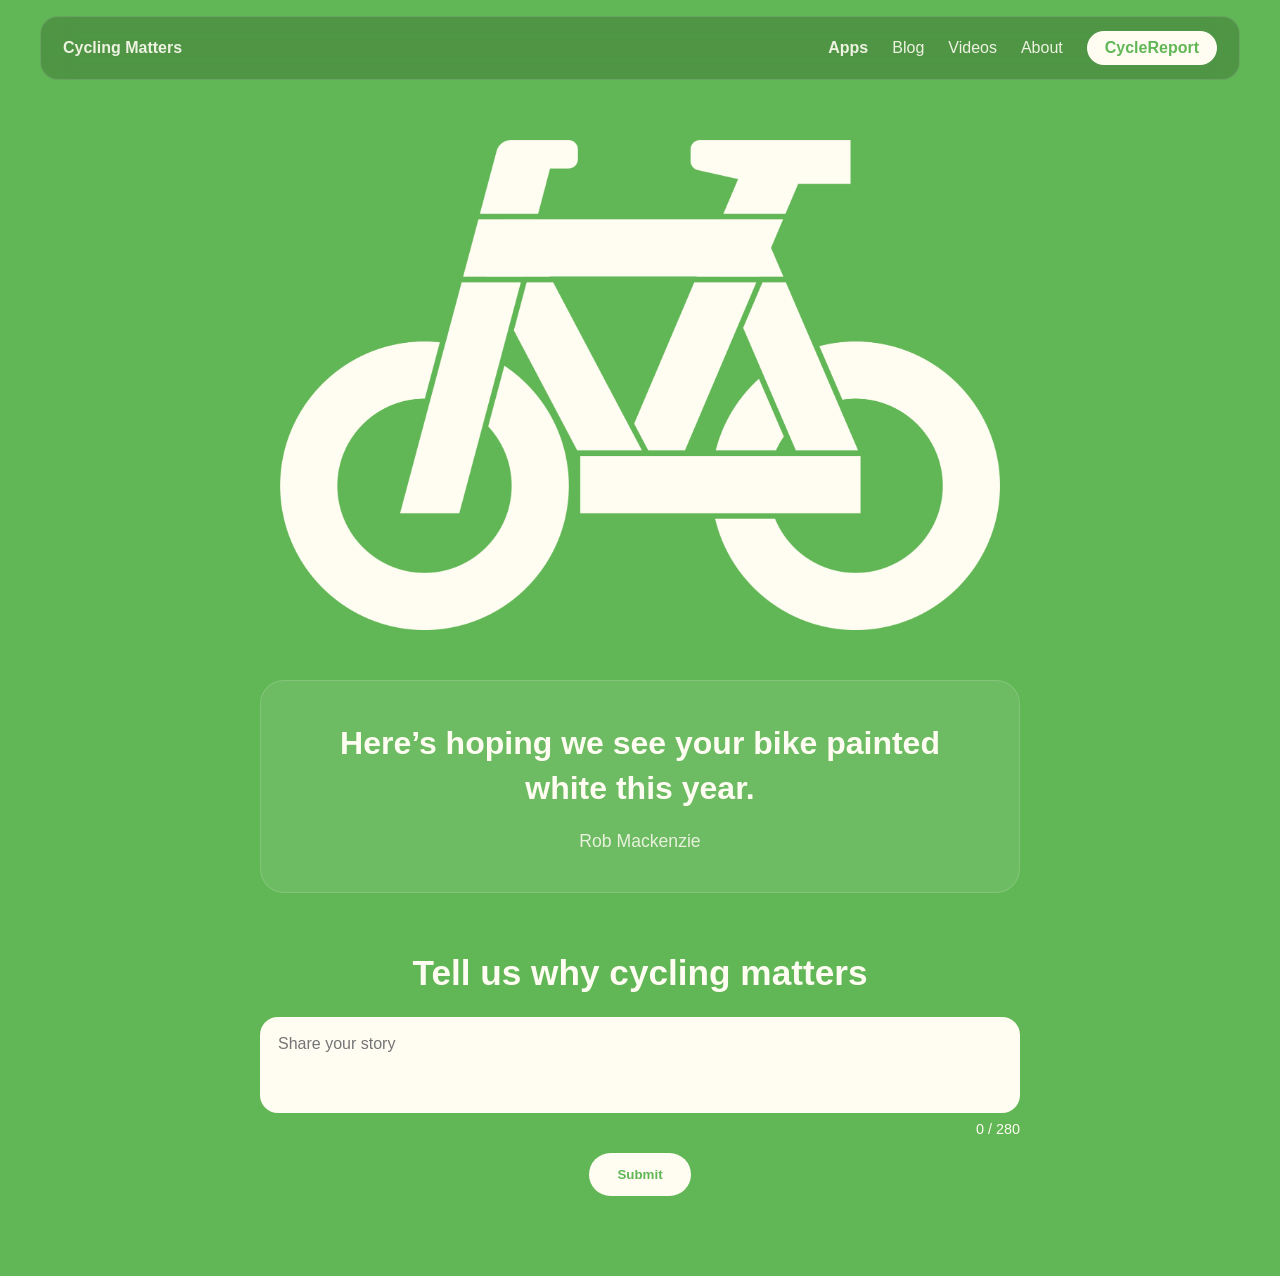
<file: index.html>
<!DOCTYPE html>
<html lang="en">
<head>
  <meta charset="UTF-8" />
  <meta name="viewport" content="width=device-width, initial-scale=1.0" />

  <title>Cycling Matters</title>

  <link rel="stylesheet" href="styles.css" />
  <script async src="https://www.googletagmanager.com/gtag/js?id=G-8XK3BHK2KQ"></script>
  <script>
    window.dataLayer = window.dataLayer || [];
    function gtag(){dataLayer.push(arguments);}
    gtag('js', new Date());
    gtag('config', 'G-8XK3BHK2KQ');
  </script>
  <script src="main.js"></script>
</head>

<body>

  <!-- NAV -->
  <div id="site-nav"></div>

  <!-- HERO -->
  <section class="hero">

    <!-- LOGO -->
    <img
      class="hero-image"
      src="images/logo%20-%20cream%202048x1395.png"
      alt="Cycling Matters"
    />

    <!-- TESTIMONIALS -->
    <div
      class="testimonial-wrapper"
      id="testimonialWrapper">
    </div>

  <!-- FEEDBACK TITLE -->
  <div class="feedback-title">
    Tell us why cycling matters
  </div>

    <!-- FORM -->
    <form
      id="storyForm"
      action="https://formspree.io/f/xeedvopv"
      method="POST"
    >

      <div id="formFields">

        <!-- TEXT AREA -->
        <textarea
          id="messageBox"
          name="message"
          maxlength="280"
          placeholder="Share your story"
          required
        ></textarea>

        <!-- CHARACTER COUNT -->
        <div class="char-row">
          <div id="charCount" class="char-count">0 / 280</div>
        </div>

        <!-- SUBMIT -->
        <button type="submit">
          Submit
        </button>

      </div>

      <!-- THANK YOU -->
      <div id="thankYou">
        Thank you for sharing.
      </div>

    </form>

  </section>

  <!-- TESTIMONIAL SCRIPT -->
  <script>

    let testimonials = [];
    let current = 0;

    function renderTestimonial() {

      const t = testimonials[current];

      document.getElementById("testimonialWrapper").innerHTML = `
        <div class="testimonial">
          <h1>${t.text}</h1>
          <h2>${t.name}</h2>
        </div>
      `;
    }

    async function loadTestimonials() {

      try {

        const response =
          await fetch("./testimonials.json");

        testimonials =
          await response.json();

        if (!Array.isArray(testimonials)) return;
        if (testimonials.length === 0) return;

        renderTestimonial();

        setInterval(() => {

          current =
            (current + 1)
            % testimonials.length;

          renderTestimonial();

        }, 5000);

      } catch (error) {

        console.error(
          "Unable to load testimonials:",
          error
        );

      }
    }

    loadTestimonials();

  </script>

  <!-- FORM SCRIPT -->
  <script>

    const form =
      document.getElementById("storyForm");

    const formFields =
      document.getElementById("formFields");

    const thankYou =
      document.getElementById("thankYou");

    const messageBox =
      document.getElementById("messageBox");

    const charCount =
      document.getElementById("charCount");

    /* FORCE HIDDEN */

    thankYou.style.display = "none";

    /* CHARACTER COUNT */

    messageBox.addEventListener("input", () => {

      charCount.textContent =
        `${messageBox.value.length} / 280`;

    });

    /* SUBMIT */

    form.addEventListener("submit", async (e) => {

      e.preventDefault();

      const data = new FormData(form);

      try {

        await fetch(form.action, {
          method: "POST",
          body: data,
          headers: {
            "Accept": "application/json"
          }
        });

        formFields.style.display = "none";

        thankYou.style.display = "block";

      } catch (error) {

        console.error(
          "Form submission failed:",
          error
        );

      }

    });

  </script>

</body>
</html>
</file>
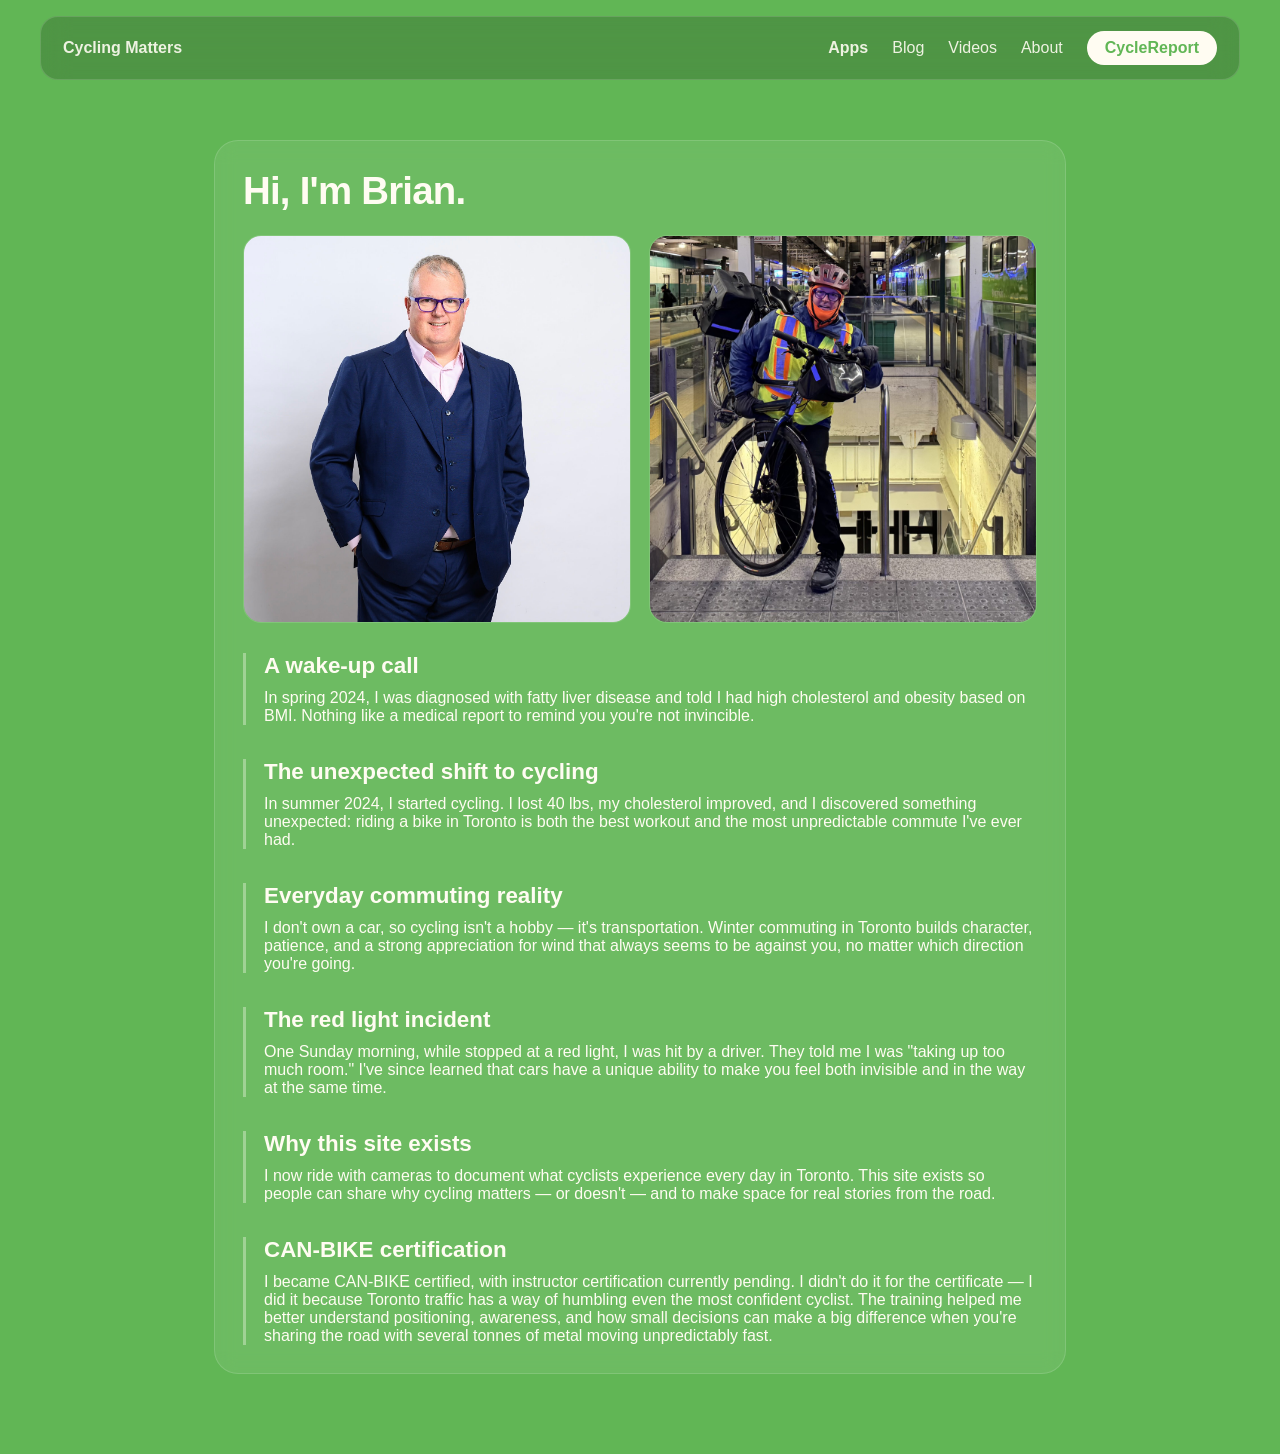
<file: about.html>
<!DOCTYPE html>
<html lang="en">
<head>
  <meta charset="UTF-8" />
  <meta name="viewport" content="width=device-width, initial-scale=1.0" />

  <title>About - Cycling Matters</title>

  <link rel="stylesheet" href="styles.css" />
  <script async src="https://www.googletagmanager.com/gtag/js?id=G-8XK3BHK2KQ"></script>
  <script>
    window.dataLayer = window.dataLayer || [];
    function gtag(){dataLayer.push(arguments);}
    gtag('js', new Date());
    gtag('config', 'G-8XK3BHK2KQ');
  </script>
  <script src="main.js"></script>
</head>

<body>

  <!-- NAV -->
  <div id="site-nav"></div>

  <div class="container">

    <div class="card">

      <h1 class="reveal">Hi, I'm Brian.</h1>

      <div class="image-grid reveal">
        <img src="images/about%20-%20brian%20portrait.jpg" alt="Professional portrait" />
        <img src="images/about%20-%20brian%20union%20station.jpg" alt="Cycling commute at Union Station" />
      </div>

      <div class="timeline">

        <div class="step reveal">
          <h2>A wake-up call</h2>
          <p>
            In spring 2024, I was diagnosed with fatty liver disease and told I had high cholesterol and obesity based on BMI. Nothing like a medical report to remind you you're not invincible.
          </p>
        </div>

        <div class="step reveal">
          <h2>The unexpected shift to cycling</h2>
          <p>
            In summer 2024, I started cycling. I lost 40 lbs, my cholesterol improved, and I discovered something unexpected: riding a bike in Toronto is both the best workout and the most unpredictable commute I've ever had.
          </p>
        </div>

        <div class="step reveal">
          <h2>Everyday commuting reality</h2>
          <p>
            I don't own a car, so cycling isn't a hobby — it's transportation. Winter commuting in Toronto builds character, patience, and a strong appreciation for wind that always seems to be against you, no matter which direction you're going.
          </p>
        </div>

        <div class="step reveal">
          <h2>The red light incident</h2>
          <p>
            One Sunday morning, while stopped at a red light, I was hit by a driver. They told me I was "taking up too much room." I've since learned that cars have a unique ability to make you feel both invisible and in the way at the same time.
          </p>
        </div>

        <div class="step reveal">
          <h2>Why this site exists</h2>
          <p>
            I now ride with cameras to document what cyclists experience every day in Toronto. This site exists so people can share why cycling matters — or doesn't — and to make space for real stories from the road.
          </p>
        </div>

        <div class="step reveal">
          <h2>CAN-BIKE certification</h2>
          <p>
            I became CAN-BIKE certified, with instructor certification currently pending. I didn't do it for the certificate — I did it because Toronto traffic has a way of humbling even the most confident cyclist. The training helped me better understand positioning, awareness, and how small decisions can make a big difference when you're sharing the road with several tonnes of metal moving unpredictably fast.
          </p>
        </div>

      </div>

    </div>

  </div>

  <script>
    const observer = new IntersectionObserver((entries) => {
      entries.forEach(entry => {
        if (entry.isIntersecting) {
          entry.target.classList.add("visible");
        }
      });
    }, { threshold: 0.15 });

    document.querySelectorAll(".reveal").forEach(el => {
      observer.observe(el);
    });
  </script>

</body>
</html>
</file>
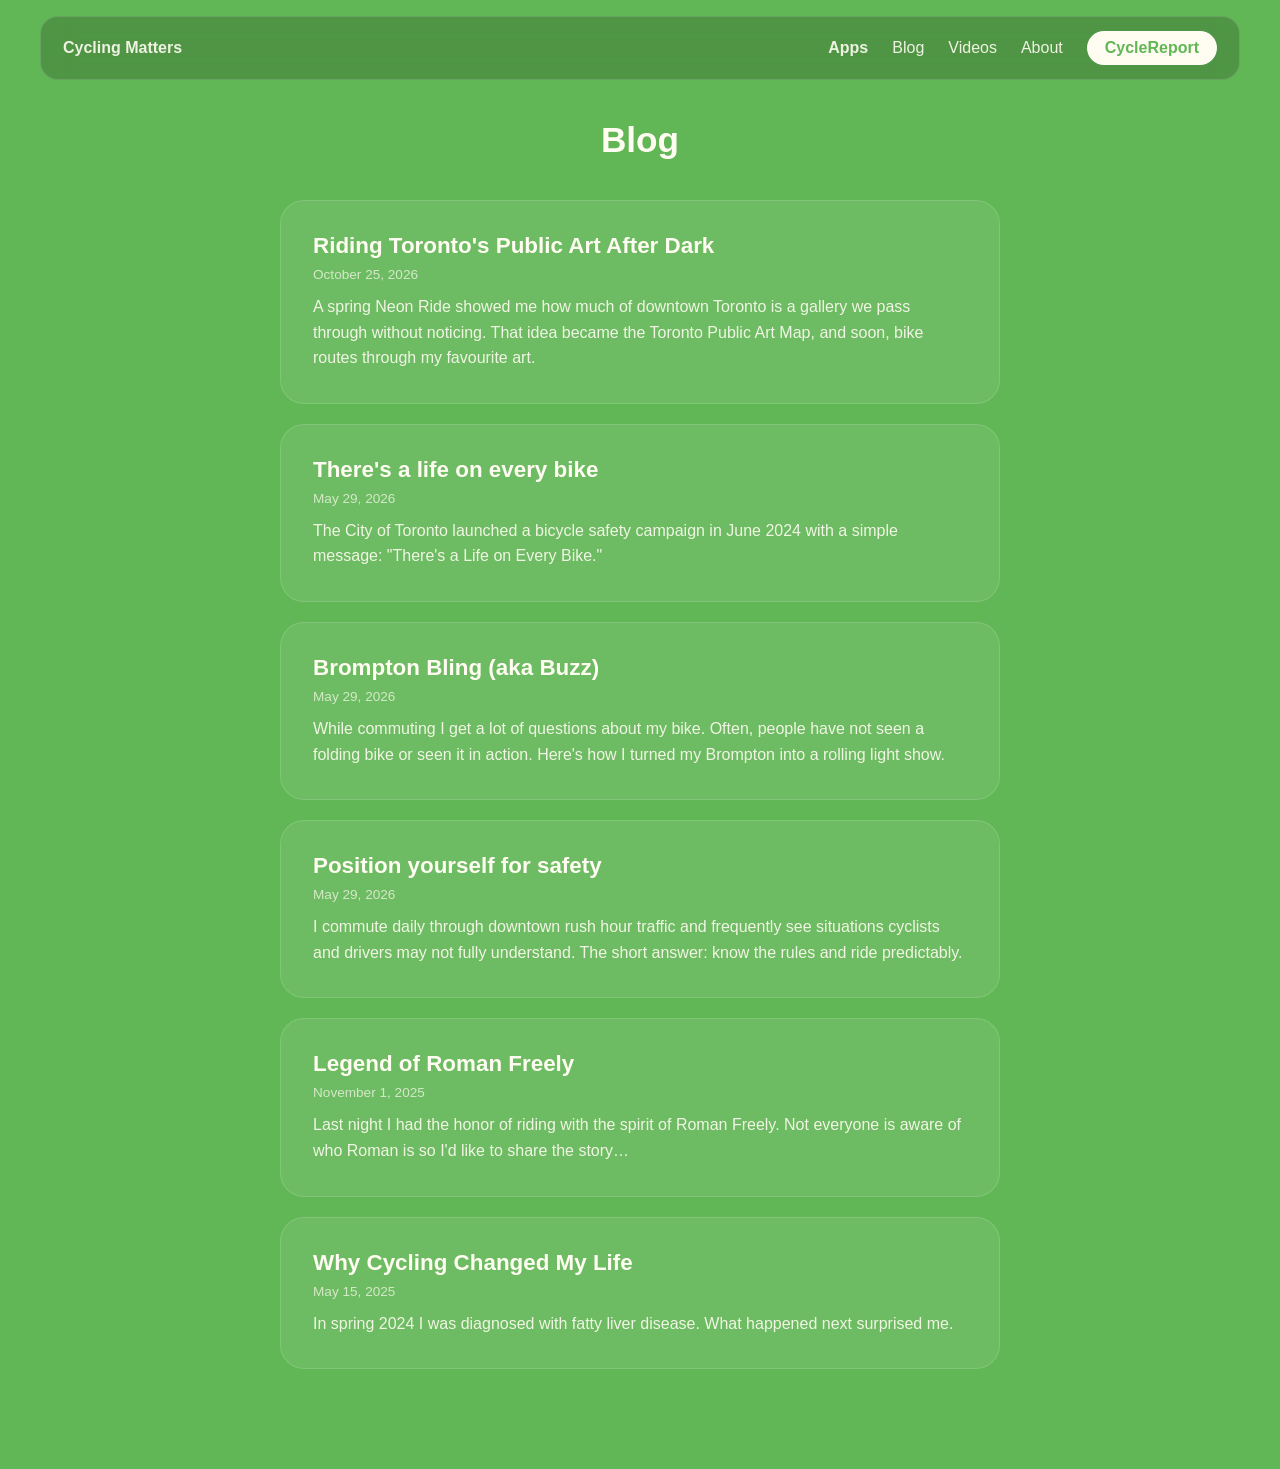
<file: blog.html>
<!DOCTYPE html>
<html lang="en">
<head>
  <meta charset="UTF-8" />
  <meta name="viewport" content="width=device-width, initial-scale=1.0" />
  <title>Blog - Cycling Matters</title>
  <link rel="stylesheet" href="styles.css" />
  <script async src="https://www.googletagmanager.com/gtag/js?id=G-8XK3BHK2KQ"></script>
  <script>
    window.dataLayer = window.dataLayer || [];
    function gtag(){dataLayer.push(arguments);}
    gtag('js', new Date());
    gtag('config', 'G-8XK3BHK2KQ');
  </script>
  <script src="main.js"></script>
</head>
<body>

  <!-- NAV -->
  <div id="site-nav"></div>

  <!-- BLOG LIST -->
  <div class="blog-container">
    <h1>Blog</h1>
    <div id="postList"></div>
  </div>

  <script>
    async function loadPosts() {
      try {
        const response = await fetch("./posts.json");
        const posts = await response.json();
        const list = document.getElementById("postList");
        posts.forEach(post => {
          list.innerHTML += `
            <a class="blog-card" href="post.html?id=${post.id}">
              <h2>${post.title}</h2>
              <div class="blog-date">${post.date}</div>
              <p>${post.excerpt}</p>
            </a>
          `;
        });
      } catch (error) {
        console.error("Unable to load posts:", error);
      }
    }
    loadPosts();
  </script>

</body>
</html>
</file>
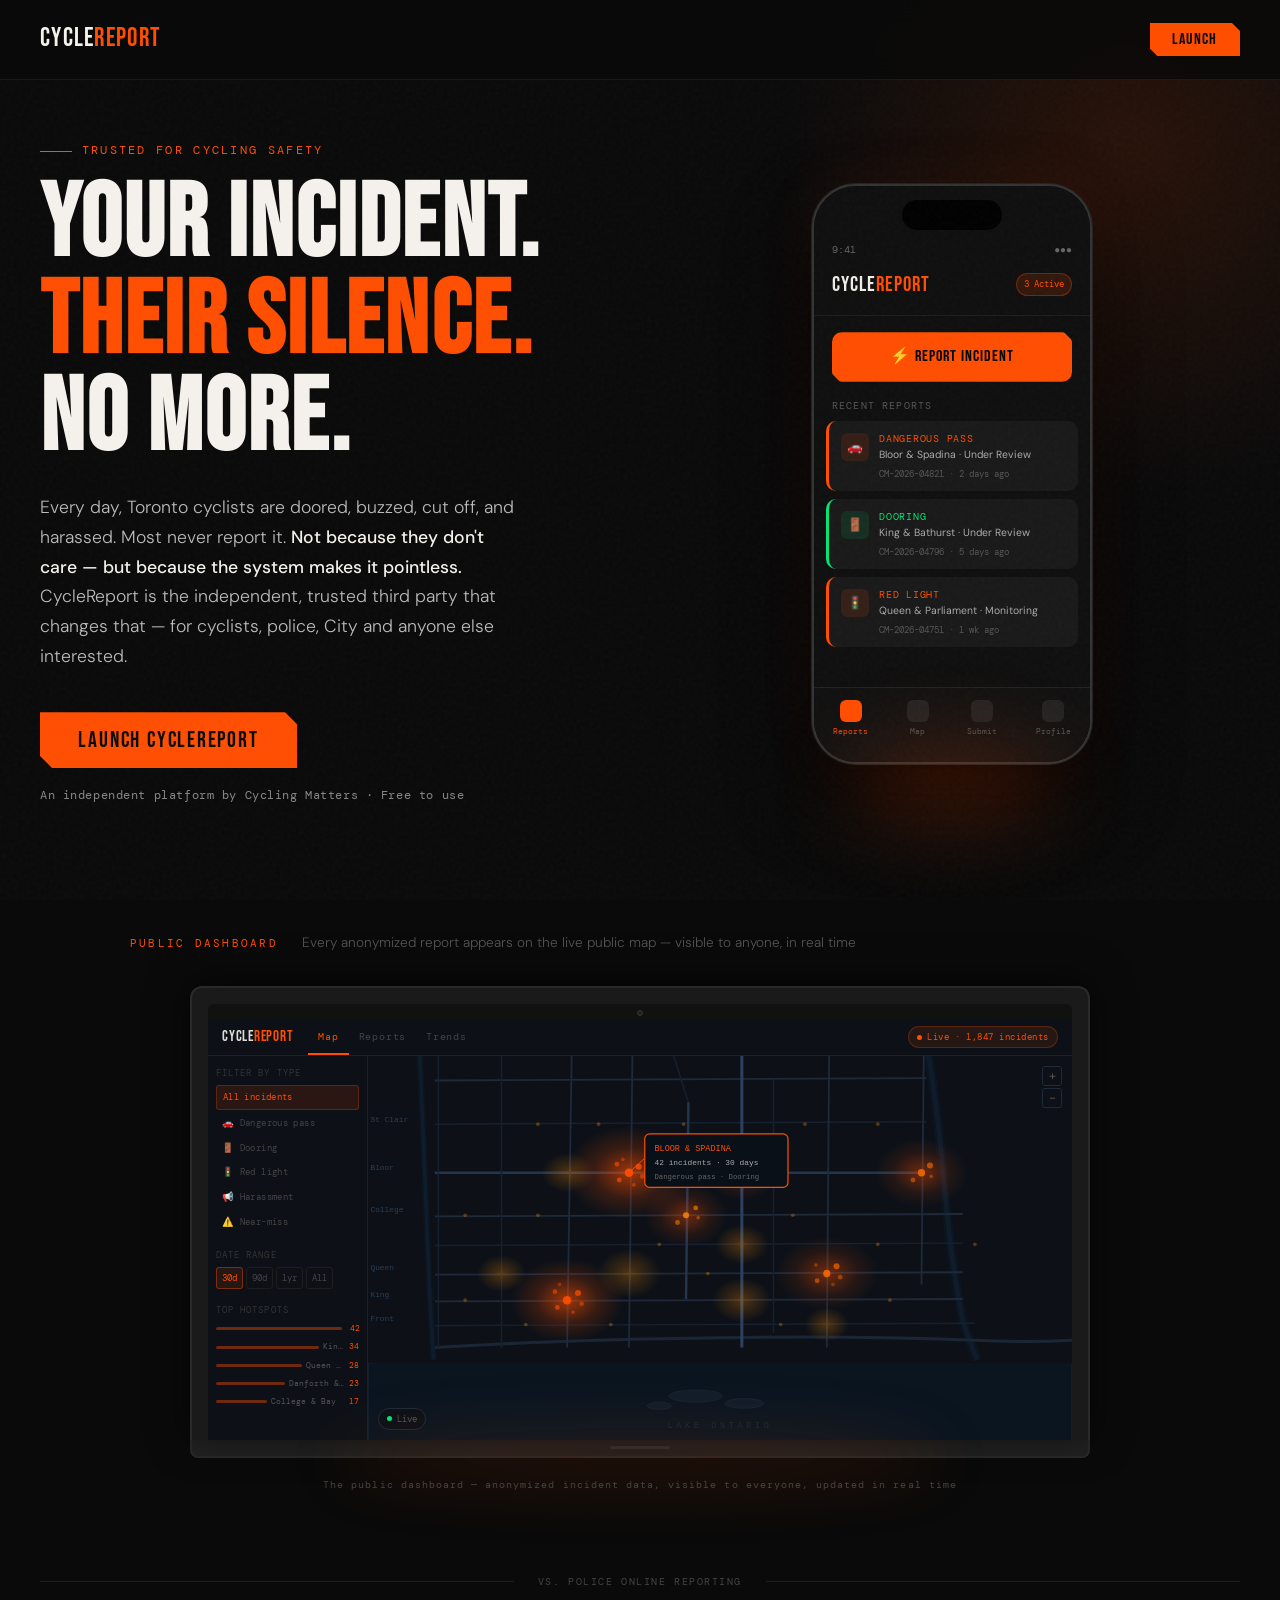
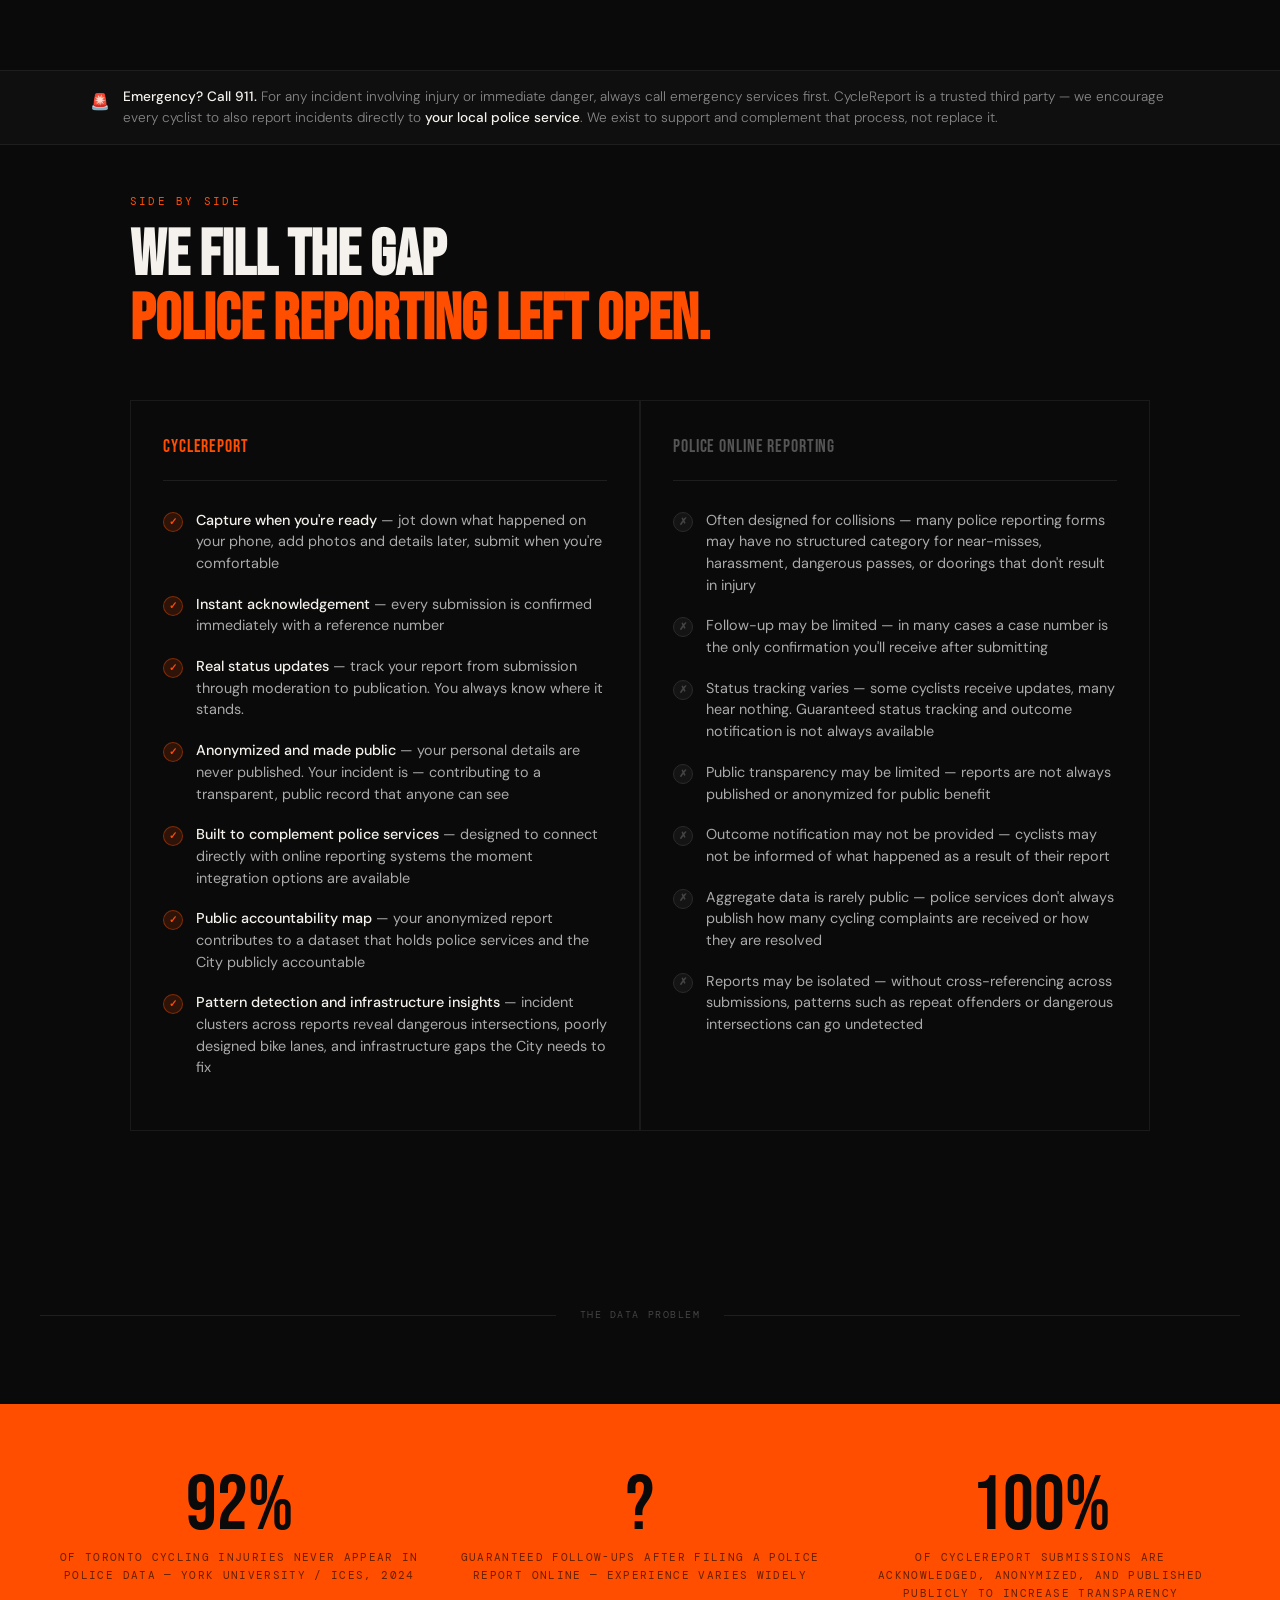
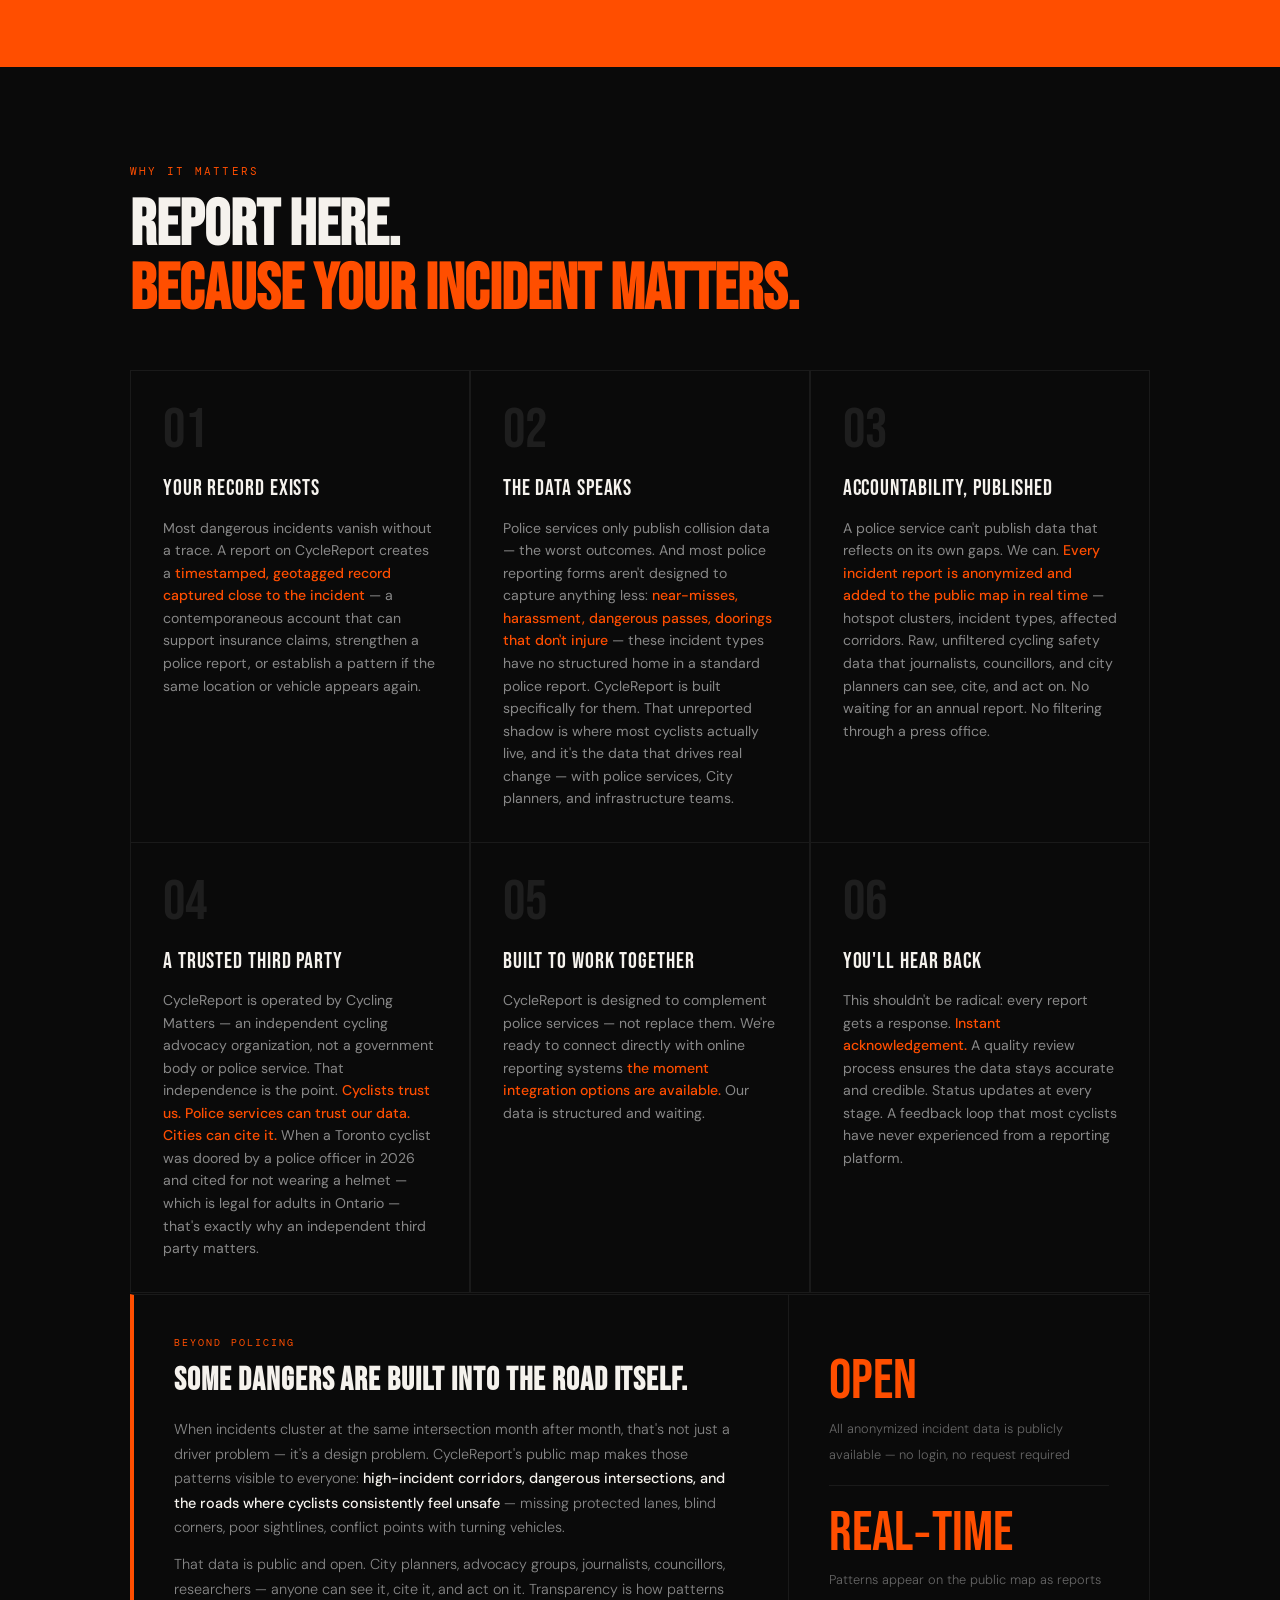
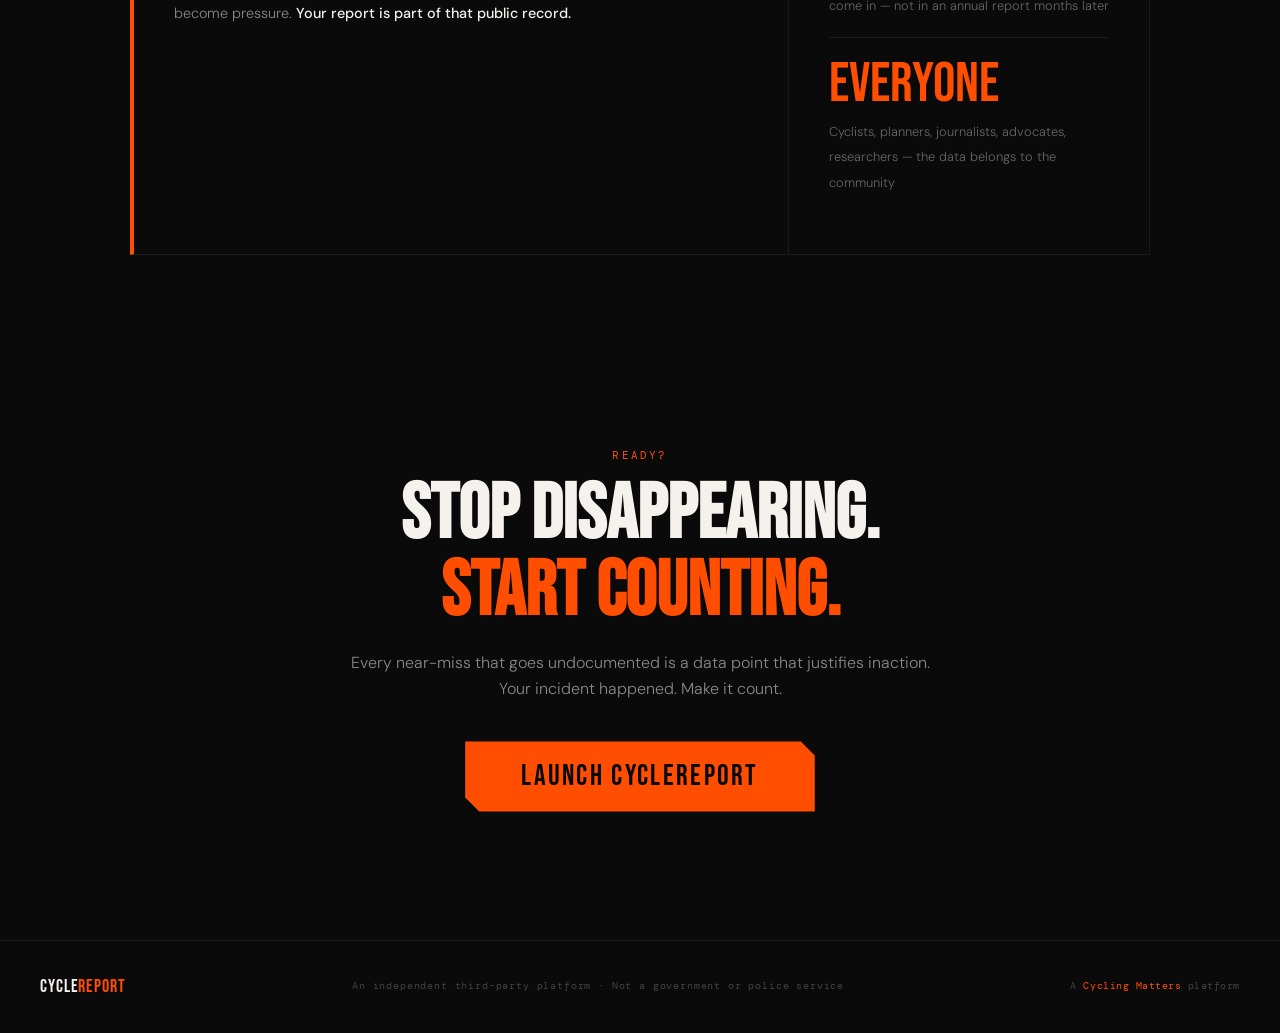
<file: cyclereport.html>
<!DOCTYPE html>
<html lang="en">
<head>
<meta charset="UTF-8">
<meta name="viewport" content="width=device-width, initial-scale=1.0">
<title>CycleReport — Toronto Cyclists Deserve Better</title>
<link rel="preconnect" href="https://fonts.googleapis.com">
<link rel="preconnect" href="https://fonts.gstatic.com" crossorigin>
<link href="https://fonts.googleapis.com/css2?family=Bebas+Neue&family=DM+Sans:wght@300;400;500;700&family=DM+Mono:wght@400;500&display=swap" rel="stylesheet">
<!-- Google tag (gtag.js) -->
<script async src="https://www.googletagmanager.com/gtag/js?id=G-FES2DCQ178"></script>
<script>
  window.dataLayer = window.dataLayer || [];
  function gtag(){dataLayer.push(arguments);}
  gtag('js', new Date());
  gtag('config', 'G-FES2DCQ178');
</script>
<style>
  *, *::before, *::after { box-sizing: border-box; margin: 0; padding: 0; }

  :root {
    --orange: #FF4E00;
    --orange-dim: #cc3e00;
    --black: #0a0a0a;
    --white: #f5f2ed;
    --gray: #1a1a1a;
    --gray-mid: #2e2e2e;
    --gray-light: #888;
    --green: #00e676;
    --red: #ff1744;
    --font-display: 'Bebas Neue', sans-serif;
    --font-body: 'DM Sans', sans-serif;
    --font-mono: 'DM Mono', monospace;
  }

  html { scroll-behavior: smooth; }

  body {
    background: var(--black);
    color: var(--white);
    font-family: var(--font-body);
    font-size: 16px;
    line-height: 1.6;
    overflow-x: hidden;
  }

  /* ── NOISE OVERLAY ── */
  body::before {
    content: '';
    position: fixed;
    inset: 0;
    background-image: url("data:image/svg+xml,%3Csvg viewBox='0 0 256 256' xmlns='http://www.w3.org/2000/svg'%3E%3Cfilter id='n'%3E%3CfeTurbulence type='fractalNoise' baseFrequency='0.9' numOctaves='4' stitchTiles='stitch'/%3E%3C/filter%3E%3Crect width='100%25' height='100%25' filter='url(%23n)' opacity='1'/%3E%3C/svg%3E");
    opacity: 0.03;
    pointer-events: none;
    z-index: 50;
  }

  /* ── NAV ── */
  nav {
    position: fixed;
    top: 0; left: 0; right: 0;
    z-index: 100;
    display: flex;
    align-items: center;
    justify-content: space-between;
    padding: 1.2rem 2.5rem;
    background: rgba(10,10,10,0.85);
    backdrop-filter: blur(12px);
    border-bottom: 1px solid rgba(255,78,0,0.15);
  }

  .nav-logo {
    font-family: var(--font-display);
    font-size: 1.6rem;
    letter-spacing: 0.05em;
    color: var(--white);
  }
  .nav-logo span { color: var(--orange); }

  .nav-tag {
    font-family: var(--font-mono);
    font-size: 0.7rem;
    color: var(--orange);
    border: 1px solid var(--orange);
    padding: 0.25rem 0.6rem;
    letter-spacing: 0.1em;
    text-transform: uppercase;
  }

  .nav-launch {
    background: var(--orange);
    color: var(--black);
    font-family: var(--font-display);
    font-size: 1rem;
    letter-spacing: 0.08em;
    padding: 0.45rem 1.4rem;
    border: none;
    cursor: pointer;
    white-space: nowrap;
    clip-path: polygon(0 0, calc(100% - 8px) 0, 100% 8px, 100% 100%, 8px 100%, 0 calc(100% - 8px));
    transition: opacity 0.15s, transform 0.15s;
  }
  .nav-launch:hover { opacity: 0.9; transform: translateY(-1px); }

  /* ── HERO ── */
  .hero {
    min-height: 100vh;
    display: grid;
    grid-template-columns: 1fr 1fr;
    align-items: center;
    padding: 7rem 2.5rem 4rem;
    gap: 3rem;
    position: relative;
    overflow: hidden;
  }

  .hero::after {
    content: '';
    position: absolute;
    top: -200px; right: -200px;
    width: 700px; height: 700px;
    background: radial-gradient(circle, rgba(255,78,0,0.12) 0%, transparent 70%);
    pointer-events: none;
  }

  .hero-left { position: relative; z-index: 2; }

  .hero-eyebrow {
    font-family: var(--font-mono);
    font-size: 0.72rem;
    color: var(--orange);
    letter-spacing: 0.2em;
    text-transform: uppercase;
    margin-bottom: 1rem;
    display: flex;
    align-items: center;
    gap: 0.6rem;
  }
  .hero-eyebrow::before {
    content: '';
    display: inline-block;
    width: 2rem;
    height: 1px;
    background: var(--orange);
  }

  h1 {
    font-family: var(--font-display);
    font-size: clamp(4rem, 8vw, 7rem);
    line-height: 0.95;
    letter-spacing: 0.02em;
    text-transform: uppercase;
    margin-bottom: 1.5rem;
  }

  h1 .accent { color: var(--orange); display: block; }

  .hero-body {
    font-size: 1.1rem;
    color: #bbb;
    max-width: 480px;
    margin-bottom: 2.5rem;
    line-height: 1.7;
    font-weight: 300;
  }

  .hero-body strong { color: var(--white); font-weight: 500; }

  .hero-cta {
    display: flex;
    align-items: center;
    gap: 1.2rem;
    flex-wrap: wrap;
  }

  .btn-launch {
    background: var(--orange);
    color: var(--black);
    font-family: var(--font-display);
    font-size: 1.4rem;
    letter-spacing: 0.08em;
    padding: 0.9rem 2.4rem;
    border: none;
    cursor: pointer;
    position: relative;
    overflow: hidden;
    transition: transform 0.15s, box-shadow 0.15s;
    clip-path: polygon(0 0, calc(100% - 12px) 0, 100% 12px, 100% 100%, 12px 100%, 0 calc(100% - 12px));
  }
  .btn-launch::after {
    content: '';
    position: absolute;
    inset: 0;
    background: rgba(255,255,255,0.15);
    transform: translateX(-100%);
    transition: transform 0.3s;
  }
  .btn-launch:hover { transform: translateY(-2px); box-shadow: 0 8px 30px rgba(255,78,0,0.4); }
  .btn-launch:hover::after { transform: translateX(0); }
  .btn-launch:active { transform: translateY(0); }

  .hero-note {
    font-family: var(--font-mono);
    font-size: 0.72rem;
    color: var(--gray-light);
    letter-spacing: 0.05em;
  }

  /* ── PHONE MOCKUP ── */
  .hero-right {
    display: flex;
    justify-content: center;
    align-items: center;
    position: relative;
    z-index: 2;
  }

  .phone-wrap {
    position: relative;
    animation: float 4s ease-in-out infinite;
  }

  @keyframes float {
    0%, 100% { transform: translateY(0); }
    50% { transform: translateY(-14px); }
  }

  .phone {
    width: 280px;
    height: 580px;
    background: #111;
    border-radius: 44px;
    border: 2px solid #333;
    position: relative;
    overflow: hidden;
    box-shadow:
      0 0 0 1px #222,
      0 40px 80px rgba(0,0,0,0.8),
      0 0 60px rgba(255,78,0,0.08);
  }

  /* Dynamic island */
  .phone-island {
    position: absolute;
    top: 14px;
    left: 50%;
    transform: translateX(-50%);
    width: 100px;
    height: 30px;
    background: #000;
    border-radius: 20px;
    z-index: 10;
  }

  .phone-screen {
    position: absolute;
    inset: 0;
    background: #0f0f0f;
    overflow: hidden;
  }

  /* App status bar */
  .app-status {
    display: flex;
    justify-content: space-between;
    align-items: center;
    padding: 56px 18px 10px;
    font-family: var(--font-mono);
    font-size: 0.62rem;
    color: #666;
  }

  /* App header */
  .app-header {
    padding: 0 18px 14px;
    display: flex;
    align-items: center;
    justify-content: space-between;
    border-bottom: 1px solid #1e1e1e;
  }
  .app-header-title {
    font-family: var(--font-display);
    font-size: 1.3rem;
    letter-spacing: 0.05em;
    color: #f0ede8;
  }
  .app-header-title span { color: var(--orange); }
  .app-badge {
    background: rgba(255,78,0,0.15);
    color: var(--orange);
    font-family: var(--font-mono);
    font-size: 0.55rem;
    padding: 3px 7px;
    border-radius: 20px;
    border: 1px solid rgba(255,78,0,0.3);
  }

  /* Capture button */
  .app-capture-btn {
    margin: 16px 18px;
    background: var(--orange);
    color: #000;
    font-family: var(--font-display);
    font-size: 1rem;
    letter-spacing: 0.06em;
    padding: 12px;
    border-radius: 10px;
    text-align: center;
    clip-path: polygon(0 0, calc(100% - 8px) 0, 100% 8px, 100% 100%, 8px 100%, 0 calc(100% - 8px));
  }

  /* Recent reports list */
  .app-section-label {
    padding: 0 18px 8px;
    font-family: var(--font-mono);
    font-size: 0.6rem;
    color: #555;
    letter-spacing: 0.12em;
    text-transform: uppercase;
  }

  .app-report {
    margin: 0 12px 8px;
    background: #191919;
    border-radius: 10px;
    padding: 10px 12px;
    border-left: 3px solid var(--orange);
    display: flex;
    align-items: flex-start;
    gap: 10px;
  }

  .app-report-icon {
    width: 28px;
    height: 28px;
    background: rgba(255,78,0,0.12);
    border-radius: 6px;
    display: flex;
    align-items: center;
    justify-content: center;
    font-size: 0.8rem;
    flex-shrink: 0;
    margin-top: 2px;
  }

  .app-report-type {
    font-family: var(--font-mono);
    font-size: 0.6rem;
    color: var(--orange);
    letter-spacing: 0.08em;
    text-transform: uppercase;
    margin-bottom: 2px;
  }
  .app-report-detail {
    font-size: 0.65rem;
    color: #aaa;
    line-height: 1.4;
  }
  .app-report-meta {
    font-family: var(--font-mono);
    font-size: 0.55rem;
    color: #555;
    margin-top: 4px;
  }

  .app-report.submitted { border-left-color: var(--green); }
  .app-report.submitted .app-report-icon { background: rgba(0,230,118,0.1); }
  .app-report.submitted .app-report-type { color: var(--green); }

  /* Status bar at bottom of phone */
  .app-bottom-nav {
    position: absolute;
    bottom: 0;
    left: 0; right: 0;
    background: #111;
    border-top: 1px solid #222;
    padding: 12px 0 24px;
    display: flex;
    justify-content: space-around;
  }
  .app-nav-item {
    display: flex;
    flex-direction: column;
    align-items: center;
    gap: 3px;
  }
  .app-nav-dot {
    width: 22px;
    height: 22px;
    background: #222;
    border-radius: 6px;
  }
  .app-nav-dot.active { background: var(--orange); }
  .app-nav-label {
    font-family: var(--font-mono);
    font-size: 0.5rem;
    color: #555;
  }
  .app-nav-label.active { color: var(--orange); }

  /* Glow behind phone */
  .phone-glow {
    position: absolute;
    bottom: -60px;
    left: 50%;
    transform: translateX(-50%);
    width: 220px;
    height: 80px;
    background: rgba(255,78,0,0.2);
    filter: blur(40px);
    border-radius: 50%;
    pointer-events: none;
  }

  /* ── DIVIDER ── */
  .divider {
    display: flex;
    align-items: center;
    gap: 1.5rem;
    padding: 0 2.5rem;
    margin: 0 0 5rem;
  }
  .divider-line { flex: 1; height: 1px; background: #1e1e1e; }
  .divider-text {
    font-family: var(--font-mono);
    font-size: 0.65rem;
    color: #444;
    letter-spacing: 0.15em;
    text-transform: uppercase;
    white-space: nowrap;
  }

  /* ── COMPARISON SECTION ── */
  .compare {
    padding: 0 2.5rem 6rem;
    max-width: 1100px;
    margin: 0 auto;
  }

  .section-label {
    font-family: var(--font-mono);
    font-size: 0.7rem;
    color: var(--orange);
    letter-spacing: 0.2em;
    text-transform: uppercase;
    margin-bottom: 0.8rem;
  }

  .section-title {
    font-family: var(--font-display);
    font-size: clamp(2.5rem, 5vw, 4rem);
    line-height: 1;
    text-transform: uppercase;
    margin-bottom: 3rem;
  }
  .section-title em {
    font-style: normal;
    color: var(--orange);
  }

  .compare-grid {
    display: grid;
    grid-template-columns: 1fr 1fr;
    gap: 2px;
    background: #1a1a1a;
    border: 1px solid #1a1a1a;
  }

  .compare-col {
    background: var(--black);
    padding: 2rem;
  }

  .compare-col-header {
    display: flex;
    align-items: center;
    gap: 0.8rem;
    margin-bottom: 1.8rem;
    padding-bottom: 1.2rem;
    border-bottom: 1px solid #1e1e1e;
  }

  .compare-logo {
    font-family: var(--font-display);
    font-size: 1.1rem;
    letter-spacing: 0.05em;
  }
  .compare-logo.cr { color: var(--orange); }
  .compare-logo.tps { color: #555; }

  .compare-tag {
    font-family: var(--font-mono);
    font-size: 0.6rem;
    padding: 3px 8px;
    letter-spacing: 0.1em;
  }
  .compare-tag.better { background: rgba(255,78,0,0.15); color: var(--orange); border: 1px solid rgba(255,78,0,0.3); }
  .compare-tag.worse { background: rgba(136,136,136,0.1); color: #555; border: 1px solid #2a2a2a; }

  .compare-item {
    display: flex;
    align-items: flex-start;
    gap: 0.8rem;
    margin-bottom: 1.2rem;
  }
  .compare-check {
    width: 20px;
    height: 20px;
    border-radius: 50%;
    flex-shrink: 0;
    margin-top: 2px;
    display: flex;
    align-items: center;
    justify-content: center;
    font-size: 0.65rem;
    font-weight: 700;
  }
  .check-yes { background: rgba(255,78,0,0.15); color: var(--orange); border: 1px solid rgba(255,78,0,0.4); }
  .check-no { background: rgba(136,136,136,0.08); color: #444; border: 1px solid #2a2a2a; }

  .compare-text { font-size: 0.9rem; color: #aaa; line-height: 1.5; }
  .compare-text strong { color: var(--white); font-weight: 500; }

  /* ── WHY SECTION ── */
  .why {
    padding: 0 2.5rem 6rem;
    max-width: 1100px;
    margin: 0 auto;
  }

  .why-grid {
    display: grid;
    grid-template-columns: repeat(3, 1fr);
    gap: 1.5px;
    background: #1a1a1a;
    border: 1px solid #1a1a1a;
    margin-top: 3rem;
  }

  .why-card {
    background: var(--black);
    padding: 2rem;
    position: relative;
    overflow: hidden;
    transition: background 0.2s;
  }
  .why-card:hover { background: #0f0f0f; }
  .why-card::before {
    content: '';
    position: absolute;
    top: 0; left: 0;
    width: 3px;
    height: 0;
    background: var(--orange);
    transition: height 0.3s;
  }
  .why-card:hover::before { height: 100%; }

  .why-number {
    font-family: var(--font-display);
    font-size: 3.5rem;
    color: #1e1e1e;
    line-height: 1;
    margin-bottom: 0.8rem;
  }

  .why-title {
    font-family: var(--font-display);
    font-size: 1.4rem;
    letter-spacing: 0.04em;
    text-transform: uppercase;
    color: var(--white);
    margin-bottom: 0.6rem;
  }

  .why-text { font-size: 0.88rem; color: #888; line-height: 1.6; }
  .why-text strong { color: var(--orange); font-weight: 500; }

  /* ── STAT STRIP ── */
  .stats {
    background: var(--orange);
    padding: 3rem 2.5rem;
    display: grid;
    grid-template-columns: repeat(3, 1fr);
    gap: 2px;
    margin-bottom: 6rem;
  }

  .stat-item {
    background: var(--orange);
    text-align: center;
    padding: 1rem;
  }

  .stat-number {
    font-family: var(--font-display);
    font-size: clamp(3rem, 6vw, 5rem);
    color: var(--black);
    line-height: 1;
    display: block;
  }

  .stat-label {
    font-family: var(--font-mono);
    font-size: 0.7rem;
    color: rgba(0,0,0,0.6);
    letter-spacing: 0.12em;
    text-transform: uppercase;
    margin-top: 0.3rem;
    display: block;
  }

  /* ── CTA SECTION ── */
  .cta-section {
    padding: 0 2.5rem 8rem;
    text-align: center;
    max-width: 800px;
    margin: 0 auto;
  }

  .cta-section h2 {
    font-family: var(--font-display);
    font-size: clamp(3rem, 6vw, 5rem);
    line-height: 1;
    text-transform: uppercase;
    margin-bottom: 1.2rem;
  }
  .cta-section h2 span { color: var(--orange); }

  .cta-section p {
    font-size: 1rem;
    color: #888;
    margin-bottom: 2.5rem;
    font-weight: 300;
  }

  .btn-launch-lg {
    background: var(--orange);
    color: var(--black);
    font-family: var(--font-display);
    font-size: 1.8rem;
    letter-spacing: 0.08em;
    padding: 1.1rem 3.5rem;
    border: none;
    cursor: pointer;
    position: relative;
    overflow: hidden;
    transition: transform 0.15s, box-shadow 0.15s;
    clip-path: polygon(0 0, calc(100% - 14px) 0, 100% 14px, 100% 100%, 14px 100%, 0 calc(100% - 14px));
  }
  .btn-launch-lg::after {
    content: '';
    position: absolute;
    inset: 0;
    background: rgba(255,255,255,0.15);
    transform: translateX(-100%);
    transition: transform 0.3s;
  }
  .btn-launch-lg:hover { transform: translateY(-3px); box-shadow: 0 12px 40px rgba(255,78,0,0.5); }
  .btn-launch-lg:hover::after { transform: translateX(0); }

  /* ── FOOTER ── */
  footer {
    border-top: 1px solid #1a1a1a;
    padding: 2rem 2.5rem;
    display: flex;
    align-items: center;
    justify-content: space-between;
    gap: 1rem;
    flex-wrap: wrap;
  }
  .footer-logo {
    font-family: var(--font-display);
    font-size: 1.1rem;
    letter-spacing: 0.05em;
  }
  .footer-logo span { color: var(--orange); }
  .footer-text {
    font-family: var(--font-mono);
    font-size: 0.65rem;
    color: #444;
    letter-spacing: 0.08em;
  }
  .footer-cm {
    font-family: var(--font-mono);
    font-size: 0.65rem;
    color: #444;
    letter-spacing: 0.05em;
  }
  .footer-cm a { color: var(--orange); text-decoration: none; }

  /* ── POPUP OVERLAY ── */
  .popup-overlay {
    position: fixed;
    inset: 0;
    background: rgba(0,0,0,0.88);
    backdrop-filter: blur(8px);
    z-index: 9999;
    display: flex;
    align-items: center;
    justify-content: center;
    padding: 1.5rem;
    opacity: 0;
    pointer-events: none;
    transition: opacity 0.25s;
  }
  .popup-overlay.active {
    opacity: 1;
    pointer-events: all;
  }

  .popup {
    background: #111;
    border: 1px solid #2a2a2a;
    border-top: 3px solid var(--orange);
    max-width: 480px;
    width: 100%;
    padding: 2.5rem;
    position: relative;
    transform: translateY(20px);
    transition: transform 0.3s;
  }
  .popup-overlay.active .popup { transform: translateY(0); }

  .popup-close {
    position: absolute;
    top: 1rem; right: 1rem;
    background: none;
    border: none;
    color: #555;
    font-size: 1.4rem;
    cursor: pointer;
    line-height: 1;
    transition: color 0.15s;
  }
  .popup-close:hover { color: var(--white); }

  .popup-tag {
    font-family: var(--font-mono);
    font-size: 0.65rem;
    color: var(--orange);
    letter-spacing: 0.15em;
    text-transform: uppercase;
    margin-bottom: 0.8rem;
    display: flex;
    align-items: center;
    gap: 0.5rem;
  }
  .popup-tag::before {
    content: '';
    display: inline-block;
    width: 6px;
    height: 6px;
    background: var(--orange);
    border-radius: 50%;
    animation: pulse 1.5s ease-in-out infinite;
  }
  @keyframes pulse {
    0%, 100% { opacity: 1; }
    50% { opacity: 0.3; }
  }

  .popup h3 {
    font-family: var(--font-display);
    font-size: 2.2rem;
    letter-spacing: 0.04em;
    text-transform: uppercase;
    line-height: 1;
    margin-bottom: 0.8rem;
  }

  .popup-body {
    font-size: 0.9rem;
    color: #888;
    margin-bottom: 2rem;
    line-height: 1.6;
    font-weight: 300;
  }
  .popup-body strong { color: var(--white); }

  .form-group { margin-bottom: 1rem; }

  .form-group label {
    display: block;
    font-family: var(--font-mono);
    font-size: 0.65rem;
    color: #555;
    letter-spacing: 0.1em;
    text-transform: uppercase;
    margin-bottom: 0.4rem;
  }

  .form-group input,
  .form-group textarea {
    width: 100%;
    background: #0a0a0a;
    border: 1px solid #2a2a2a;
    color: var(--white);
    font-family: var(--font-body);
    font-size: 0.9rem;
    padding: 0.7rem 0.9rem;
    outline: none;
    transition: border-color 0.15s;
    border-radius: 0;
  }
  .form-group input:focus,
  .form-group textarea:focus { border-color: var(--orange); }
  .form-group textarea { resize: vertical; min-height: 80px; }

  .consent-row {
    display: flex;
    align-items: flex-start;
    gap: 0.6rem;
    margin: 0.8rem 0 1rem;
  }
  .consent-row input[type="checkbox"] {
    width: 14px;
    height: 14px;
    flex-shrink: 0;
    margin-top: 2px;
    accent-color: var(--orange);
    cursor: pointer;
  }
  .consent-label {
    font-size: 0.75rem;
    color: #666;
    line-height: 1.5;
    cursor: pointer;
  }

  .btn-submit {
    width: 100%;
    background: #333;
    color: #666;
    font-family: var(--font-display);
    font-size: 1.3rem;
    letter-spacing: 0.08em;
    padding: 0.9rem;
    border: none;
    cursor: not-allowed;
    transition: background 0.2s, color 0.2s, transform 0.15s;
    margin-top: 0.5rem;
  }
  .btn-submit.enabled {
    background: var(--orange);
    color: var(--black);
    cursor: pointer;
  }
  .btn-submit.enabled:hover { opacity: 0.9; transform: translateY(-1px); }

  .popup-success {
    text-align: center;
    padding: 1.5rem 0;
    display: none;
  }
  .popup-success .success-icon {
    font-size: 2.5rem;
    margin-bottom: 0.8rem;
  }
  .popup-success h4 {
    font-family: var(--font-display);
    font-size: 1.8rem;
    letter-spacing: 0.05em;
    color: var(--green);
    margin-bottom: 0.5rem;
  }
  .popup-success p {
    font-size: 0.88rem;
    color: #888;
    font-weight: 300;
  }

  /* ── SCROLL ANIMATIONS ── */
  .reveal {
    opacity: 0;
    transform: translateY(30px);
    transition: opacity 0.6s, transform 0.6s;
  }
  .reveal.visible {
    opacity: 1;
    transform: translateY(0);
  }

  /* ── LAPTOP MOCKUP ── */
  .laptop-section {
    padding: 2rem 2.5rem 5rem;
    max-width: 1100px;
    margin: 0 auto;
  }
  .laptop-label-row {
    display: flex;
    align-items: baseline;
    gap: 1.5rem;
    margin-bottom: 2rem;
  }
  .laptop-eyebrow {
    font-family: var(--font-mono);
    font-size: 0.7rem;
    color: var(--orange);
    letter-spacing: 0.2em;
    text-transform: uppercase;
    white-space: nowrap;
  }
  .laptop-desc {
    font-size: 0.85rem;
    color: #555;
    font-weight: 300;
  }
  .laptop-wrap {
    position: relative;
    display: flex;
    justify-content: center;
  }
  .laptop {
    width: 100%;
    max-width: 900px;
    position: relative;
  }
  .laptop-lid {
    background: #1a1a1a;
    border-radius: 12px 12px 0 0;
    border: 2px solid #2a2a2a;
    border-bottom: none;
    padding: 16px 16px 0;
    box-shadow: 0 -4px 40px rgba(0,0,0,0.6);
    position: relative;
  }
  .laptop-bezel {
    background: #111;
    border-radius: 6px 6px 0 0;
    overflow: hidden;
    position: relative;
  }
  .laptop-cam {
    width: 6px;
    height: 6px;
    background: #222;
    border-radius: 50%;
    margin: 6px auto 4px;
    border: 1px solid #333;
  }
  .laptop-screen {
    background: #0a0f18;
    height: 420px;
    overflow: hidden;
    display: flex;
    flex-direction: column;
  }
  .laptop-base {
    background: #222;
    height: 18px;
    border-radius: 0 0 8px 8px;
    border: 2px solid #2a2a2a;
    border-top: none;
    display: flex;
    flex-direction: column;
    align-items: center;
    justify-content: center;
    gap: 3px;
  }
  .laptop-hinge {
    width: 60px;
    height: 3px;
    background: #333;
    border-radius: 2px;
  }
  .laptop-trackpad {
    width: 80px;
    height: 4px;
    background: #2a2a2a;
    border-radius: 2px;
    display: none;
  }
  .laptop-glow {
    position: absolute;
    bottom: -30px;
    left: 50%;
    transform: translateX(-50%);
    width: 60%;
    height: 60px;
    background: rgba(255,78,0,0.1);
    filter: blur(30px);
    border-radius: 50%;
    pointer-events: none;
  }
  .laptop-caption {
    text-align: center;
    font-family: var(--font-mono);
    font-size: 0.65rem;
    color: #444;
    letter-spacing: 0.1em;
    margin-top: 1.2rem;
  }

  /* ── DASHBOARD UI ── */
  .dash-nav {
    display: flex;
    align-items: center;
    padding: 0 14px;
    height: 36px;
    background: #0d1117;
    border-bottom: 1px solid #1a2030;
    gap: 1rem;
    flex-shrink: 0;
  }
  .dash-logo {
    font-family: var(--font-display);
    font-size: 0.95rem;
    letter-spacing: 0.05em;
    color: #e0ddd8;
    white-space: nowrap;
  }
  .dash-logo span { color: var(--orange); }
  .dash-nav-links {
    display: flex;
    gap: 0;
    flex: 1;
  }
  .dash-nav-link {
    font-family: var(--font-mono);
    font-size: 0.6rem;
    color: #444;
    padding: 0 10px;
    height: 36px;
    display: flex;
    align-items: center;
    letter-spacing: 0.08em;
    border-bottom: 2px solid transparent;
    cursor: default;
  }
  .dash-nav-link.active { color: var(--orange); border-bottom-color: var(--orange); }
  .dash-nav-right { margin-left: auto; }
  .dash-stat-pill {
    display: flex;
    align-items: center;
    gap: 5px;
    background: rgba(255,78,0,0.1);
    border: 1px solid rgba(255,78,0,0.25);
    border-radius: 20px;
    padding: 3px 8px;
    font-family: var(--font-mono);
    font-size: 0.55rem;
    color: var(--orange);
    letter-spacing: 0.06em;
  }
  .dash-stat-dot {
    width: 5px;
    height: 5px;
    background: var(--orange);
    border-radius: 50%;
    animation: pulse 1.5s ease-in-out infinite;
  }
  .dash-body {
    display: flex;
    flex: 1;
    overflow: hidden;
  }
  .dash-sidebar {
    width: 160px;
    flex-shrink: 0;
    background: #0d1117;
    border-right: 1px solid #1a2030;
    padding: 10px 8px;
    overflow: hidden;
  }
  .dash-sidebar-label {
    font-family: var(--font-mono);
    font-size: 0.55rem;
    color: #333;
    letter-spacing: 0.12em;
    text-transform: uppercase;
    margin-bottom: 5px;
  }
  .dash-filter {
    font-family: var(--font-mono);
    font-size: 0.58rem;
    color: #444;
    padding: 4px 6px;
    border-radius: 3px;
    margin-bottom: 2px;
    cursor: default;
    letter-spacing: 0.04em;
  }
  .dash-filter.active {
    background: rgba(255,78,0,0.12);
    color: var(--orange);
    border: 1px solid rgba(255,78,0,0.25);
  }
  .dash-date-range {
    display: flex;
    gap: 3px;
    margin-bottom: 4px;
  }
  .dash-date-btn {
    font-family: var(--font-mono);
    font-size: 0.55rem;
    padding: 3px 5px;
    color: #444;
    border: 1px solid #1e1e1e;
    border-radius: 3px;
    cursor: default;
  }
  .dash-date-btn.active {
    color: var(--orange);
    border-color: rgba(255,78,0,0.4);
    background: rgba(255,78,0,0.1);
  }
  .dash-hotspot {
    display: flex;
    align-items: center;
    gap: 4px;
    margin-bottom: 5px;
    position: relative;
  }
  .dash-hotspot-bar {
    height: 3px;
    background: rgba(255,78,0,0.4);
    border-radius: 2px;
    flex-shrink: 0;
  }
  .dash-hotspot-label {
    font-family: var(--font-mono);
    font-size: 0.52rem;
    color: #555;
    white-space: nowrap;
    overflow: hidden;
    text-overflow: ellipsis;
    flex: 1;
    min-width: 0;
  }
  .dash-hotspot-count {
    font-family: var(--font-mono);
    font-size: 0.52rem;
    color: var(--orange);
    flex-shrink: 0;
  }
  .dash-map {
    flex: 1;
    position: relative;
    overflow: hidden;
  }
  .map-controls {
    position: absolute;
    top: 10px;
    right: 10px;
    display: flex;
    flex-direction: column;
    gap: 2px;
  }
  .map-ctrl {
    width: 20px;
    height: 20px;
    background: #0d1117;
    border: 1px solid #1e2a3a;
    color: #555;
    font-size: 0.8rem;
    display: flex;
    align-items: center;
    justify-content: center;
    cursor: default;
    border-radius: 3px;
  }
  .map-live {
    position: absolute;
    bottom: 10px;
    left: 10px;
    display: flex;
    align-items: center;
    gap: 5px;
    background: rgba(13,17,23,0.85);
    border: 1px solid #1e2a3a;
    border-radius: 20px;
    padding: 3px 8px;
    font-family: var(--font-mono);
    font-size: 0.55rem;
    color: #555;
  }
  .map-live-dot {
    width: 5px;
    height: 5px;
    background: var(--green);
    border-radius: 50%;
    animation: pulse 2s ease-in-out infinite;
  }

  /* ── SAFETY BAR ── */
  .safety-bar {
    background: #0f0f0f;
    border-top: 1px solid #1e1e1e;
    border-bottom: 1px solid #1e1e1e;
    padding: 1rem 2.5rem;
    margin-bottom: 3rem;
  }
  .safety-bar-inner {
    max-width: 1100px;
    margin: 0 auto;
    display: flex;
    align-items: flex-start;
    gap: 0.8rem;
  }
  .safety-icon { font-size: 1rem; flex-shrink: 0; margin-top: 2px; }
  .safety-text {
    font-size: 0.85rem;
    color: #888;
    line-height: 1.5;
    font-weight: 300;
  }
  .safety-text strong { color: var(--white); font-weight: 500; }

  /* ── INFRASTRUCTURE CARD ── */
  .infra-card {
    margin-top: 1.5px;
    background: #0a0a0a;
    border: 1px solid #1a1a1a;
    border-left: 4px solid var(--orange);
    display: grid;
    grid-template-columns: 1fr 360px;
  }
  .infra-card-left {
    padding: 2.5rem;
    border-right: 1px solid #1a1a1a;
  }
  .infra-label {
    font-family: var(--font-mono);
    font-size: 0.65rem;
    color: var(--orange);
    letter-spacing: 0.2em;
    text-transform: uppercase;
    margin-bottom: 0.8rem;
  }
  .infra-title {
    font-family: var(--font-display);
    font-size: 2rem;
    letter-spacing: 0.03em;
    text-transform: uppercase;
    line-height: 1.05;
    margin-bottom: 1.2rem;
    color: var(--white);
  }
  .infra-body {
    font-size: 0.9rem;
    color: #888;
    line-height: 1.7;
    margin-bottom: 0.8rem;
    font-weight: 300;
  }
  .infra-body strong { color: var(--white); font-weight: 500; }
  .infra-body:last-child { margin-bottom: 0; }
  .infra-card-right {
    padding: 2.5rem;
    display: flex;
    align-items: center;
  }
  .infra-stat-block { width: 100%; }
  .infra-stat { padding: 1.2rem 0; }
  .infra-stat-num {
    display: block;
    font-family: var(--font-display);
    font-size: 3.5rem;
    color: var(--orange);
    line-height: 1;
    margin-bottom: 0.3rem;
  }
  .infra-stat-label {
    font-size: 0.8rem;
    color: #666;
    line-height: 1.4;
    font-weight: 300;
  }
  .infra-stat-label em { color: var(--white); font-style: normal; font-weight: 500; }
  .infra-divider { height: 1px; background: #1a1a1a; }

  @media (max-width: 900px) {
    .hero { grid-template-columns: 1fr; padding-top: 6rem; }
    .hero-right { display: none; }
    .compare-grid { grid-template-columns: 1fr; }
    .why-grid { grid-template-columns: 1fr; }
    .stats { grid-template-columns: 1fr; }
    .infra-card { grid-template-columns: 1fr; }
    .infra-card-left { border-right: none; border-bottom: 1px solid #1a1a1a; }
  }
</style>
</head>
<body>

<!-- NAV -->
<nav>
  <div class="nav-logo">Cycle<span>Report</span></div>
  <button class="nav-launch" onclick="trackAndLaunch('nav')">Launch</button>
</nav>

<!-- HERO -->
<section class="hero">
  <div class="hero-left">
    <div class="hero-eyebrow">Trusted for cycling safety</div>
    <h1>
      Your incident.
      <span class="accent">Their silence.</span>
      No more.
    </h1>
    <p class="hero-body">
      Every day, Toronto cyclists are doored, buzzed, cut off, and harassed.
      Most never report it. <strong>Not because they don't care —
      but because the system makes it pointless.</strong>
      CycleReport is the independent, trusted third party that changes that —
      for cyclists, police, City and anyone else interested.
    </p>
    <div class="hero-cta">
      <button class="btn-launch" onclick="trackAndLaunch('hero')">Launch CycleReport</button>
      <span class="hero-note">An independent platform by Cycling Matters · Free to use</span>
    </div>
  </div>

  <div class="hero-right">
    <div class="phone-wrap">
      <div class="phone">
        <div class="phone-island"></div>
        <div class="phone-screen">
          <div class="app-status">
            <span>9:41</span>
            <span>●●●</span>
          </div>
          <div class="app-header">
            <div class="app-header-title">Cycle<span>Report</span></div>
            <div class="app-badge">3 Active</div>
          </div>
          <div class="app-capture-btn">⚡ REPORT INCIDENT</div>
          <div class="app-section-label">Recent Reports</div>

          <div class="app-report">
            <div class="app-report-icon">🚗</div>
            <div>
              <div class="app-report-type">Dangerous Pass</div>
              <div class="app-report-detail">Bloor &amp; Spadina · Under Review</div>
              <div class="app-report-meta">CM-2026-04821 · 2 days ago</div>
            </div>
          </div>

          <div class="app-report submitted">
            <div class="app-report-icon">🚪</div>
            <div>
              <div class="app-report-type">Dooring</div>
              <div class="app-report-detail">King &amp; Bathurst · Under Review</div>
              <div class="app-report-meta">CM-2026-04796 · 5 days ago</div>
            </div>
          </div>

          <div class="app-report">
            <div class="app-report-icon">🚦</div>
            <div>
              <div class="app-report-type">Red Light</div>
              <div class="app-report-detail">Queen &amp; Parliament · Monitoring</div>
              <div class="app-report-meta">CM-2026-04751 · 1 wk ago</div>
            </div>
          </div>

          <div class="app-bottom-nav">
            <div class="app-nav-item">
              <div class="app-nav-dot active"></div>
              <div class="app-nav-label active">Reports</div>
            </div>
            <div class="app-nav-item">
              <div class="app-nav-dot"></div>
              <div class="app-nav-label">Map</div>
            </div>
            <div class="app-nav-item">
              <div class="app-nav-dot"></div>
              <div class="app-nav-label">Submit</div>
            </div>
            <div class="app-nav-item">
              <div class="app-nav-dot"></div>
              <div class="app-nav-label">Profile</div>
            </div>
          </div>
        </div>
      </div>
      <div class="phone-glow"></div>
    </div>
  </div>
</section>

<!-- LAPTOP MOCKUP -->
<section class="laptop-section">
  <div class="laptop-label-row">
    <div class="laptop-eyebrow">Public Dashboard</div>
    <div class="laptop-desc">Every anonymized report appears on the live public map — visible to anyone, in real time</div>
  </div>
  <div class="laptop-wrap">
    <div class="laptop">
      <div class="laptop-lid">
        <div class="laptop-bezel">
          <div class="laptop-cam"></div>
          <div class="laptop-screen">

            <!-- Dashboard nav -->
            <div class="dash-nav">
              <div class="dash-logo">Cycle<span>Report</span></div>
              <div class="dash-nav-links">
                <div class="dash-nav-link active">Map</div>
                <div class="dash-nav-link">Reports</div>
                <div class="dash-nav-link">Trends</div>
              </div>
              <div class="dash-nav-right">
                <div class="dash-stat-pill">
                  <span class="dash-stat-dot"></span>
                  <span>Live · 1,847 incidents</span>
                </div>
              </div>
            </div>

            <!-- Dashboard body -->
            <div class="dash-body">

              <!-- Sidebar -->
              <div class="dash-sidebar">
                <div class="dash-sidebar-label">Filter by type</div>
                <div class="dash-filter active">All incidents</div>
                <div class="dash-filter">🚗 Dangerous pass</div>
                <div class="dash-filter">🚪 Dooring</div>
                <div class="dash-filter">🚦 Red light</div>
                <div class="dash-filter">📢 Harassment</div>
                <div class="dash-filter">⚠️ Near-miss</div>
                <div class="dash-sidebar-label" style="margin-top:14px">Date range</div>
                <div class="dash-date-range">
                  <div class="dash-date-btn active">30d</div>
                  <div class="dash-date-btn">90d</div>
                  <div class="dash-date-btn">1yr</div>
                  <div class="dash-date-btn">All</div>
                </div>
                <div class="dash-sidebar-label" style="margin-top:14px">Top hotspots</div>
                <div class="dash-hotspot">
                  <div class="dash-hotspot-bar" style="width:88%"></div>
                  <div class="dash-hotspot-label">Bloor &amp; Spadina</div>
                  <div class="dash-hotspot-count">42</div>
                </div>
                <div class="dash-hotspot">
                  <div class="dash-hotspot-bar" style="width:72%"></div>
                  <div class="dash-hotspot-label">King &amp; Bathurst</div>
                  <div class="dash-hotspot-count">34</div>
                </div>
                <div class="dash-hotspot">
                  <div class="dash-hotspot-bar" style="width:60%"></div>
                  <div class="dash-hotspot-label">Queen &amp; Parliament</div>
                  <div class="dash-hotspot-count">28</div>
                </div>
                <div class="dash-hotspot">
                  <div class="dash-hotspot-bar" style="width:48%"></div>
                  <div class="dash-hotspot-label">Danforth &amp; Broadview</div>
                  <div class="dash-hotspot-count">23</div>
                </div>
                <div class="dash-hotspot">
                  <div class="dash-hotspot-bar" style="width:36%"></div>
                  <div class="dash-hotspot-label">College &amp; Bay</div>
                  <div class="dash-hotspot-count">17</div>
                </div>
              </div>

              <!-- Map -->
              <div class="dash-map">
                <svg width="100%" height="100%" viewBox="0 0 580 340" preserveAspectRatio="xMidYMid slice">
                  <defs>
                    <radialGradient id="h1" cx="50%" cy="50%" r="50%">
                      <stop offset="0%" stop-color="#FF4E00" stop-opacity="0.6"/>
                      <stop offset="55%" stop-color="#FF4E00" stop-opacity="0.18"/>
                      <stop offset="100%" stop-color="#FF4E00" stop-opacity="0"/>
                    </radialGradient>
                    <radialGradient id="h2" cx="50%" cy="50%" r="50%">
                      <stop offset="0%" stop-color="#FF4E00" stop-opacity="0.4"/>
                      <stop offset="60%" stop-color="#FF4E00" stop-opacity="0.1"/>
                      <stop offset="100%" stop-color="#FF4E00" stop-opacity="0"/>
                    </radialGradient>
                    <radialGradient id="h3" cx="50%" cy="50%" r="50%">
                      <stop offset="0%" stop-color="#FF8C00" stop-opacity="0.28"/>
                      <stop offset="100%" stop-color="#FF8C00" stop-opacity="0"/>
                    </radialGradient>
                    <clipPath id="mapclip">
                      <rect width="580" height="340"/>
                    </clipPath>
                  </defs>

                  <!-- Sky / background -->
                  <rect width="580" height="340" fill="#0d1117"/>

                  <!-- Lake Ontario — large body of water at bottom -->
                  <path d="M 0 265 Q 80 258 160 262 Q 240 266 290 260 Q 360 254 440 258 Q 510 262 580 256 L 580 340 L 0 340 Z" fill="#0a1520" stroke="#1a2a3a" stroke-width="0.8"/>

                  <!-- Toronto Islands (small shapes in lake) -->
                  <ellipse cx="270" cy="292" rx="22" ry="5" fill="#111c2a" stroke="#1a2a3a" stroke-width="0.5"/>
                  <ellipse cx="310" cy="298" rx="16" ry="4" fill="#111c2a" stroke="#1a2a3a" stroke-width="0.5"/>
                  <ellipse cx="240" cy="300" rx="10" ry="3" fill="#111c2a" stroke="#1a2a3a" stroke-width="0.5"/>

                  <!-- Harbour / waterfront -->
                  <path d="M 160 262 Q 200 258 250 256 Q 290 254 330 256 Q 370 258 420 258" fill="none" stroke="#1e3048" stroke-width="1"/>

                  <!-- City land mass — Toronto roughly rectangular with slight taper -->
                  <rect x="0" y="0" width="580" height="265" fill="#0d1117"/>

                  <!-- Don Valley — diagonal cut in east side -->
                  <path d="M 460 0 Q 470 60 475 120 Q 480 180 490 230 Q 496 248 502 262" fill="none" stroke="#0a1520" stroke-width="8"/>
                  <path d="M 460 0 Q 470 60 475 120 Q 480 180 490 230 Q 496 248 502 262" fill="none" stroke="#111c2a" stroke-width="4"/>

                  <!-- Humber River — west side -->
                  <path d="M 42 0 Q 44 40 46 90 Q 48 140 50 190 Q 52 230 54 262" fill="none" stroke="#0a1520" stroke-width="6"/>
                  <path d="M 42 0 Q 44 40 46 90 Q 48 140 50 190 Q 52 230 54 262" fill="none" stroke="#111c2a" stroke-width="3"/>

                  <!-- Gardiner Expressway / Lakeshore -->
                  <path d="M 55 252 Q 150 246 290 244 Q 390 242 500 246 Q 540 248 580 246" fill="none" stroke="#1a2535" stroke-width="2.5"/>

                  <!-- Major east-west roads -->
                  <!-- Front St -->
                  <line x1="55" y1="234" x2="500" y2="232" stroke="#162030" stroke-width="1.2"/>
                  <!-- King St -->
                  <line x1="55" y1="214" x2="490" y2="212" stroke="#1e2a3a" stroke-width="1.5"/>
                  <!-- Queen St -->
                  <line x1="55" y1="192" x2="490" y2="190" stroke="#1e2a3a" stroke-width="1.5"/>
                  <!-- Dundas -->
                  <line x1="55" y1="168" x2="490" y2="166" stroke="#162030" stroke-width="1.2"/>
                  <!-- College / Carlton -->
                  <line x1="55" y1="144" x2="490" y2="142" stroke="#1e2a3a" stroke-width="1.5"/>
                  <!-- Bloor / Danforth -->
                  <line x1="55" y1="108" x2="458" y2="108" stroke="#243550" stroke-width="2"/>
                  <!-- St Clair -->
                  <line x1="55" y1="68" x2="460" y2="66" stroke="#162030" stroke-width="1.2"/>
                  <!-- Eglinton -->
                  <line x1="55" y1="32" x2="460" y2="30" stroke="#1e2a3a" stroke-width="1.5"/>

                  <!-- Major north-south roads -->
                  <!-- Hwy 427 / west boundary -->
                  <line x1="58" y1="0" x2="58" y2="252" stroke="#162030" stroke-width="1.2"/>
                  <!-- Dufferin -->
                  <line x1="110" y1="0" x2="110" y2="252" stroke="#162030" stroke-width="1.2"/>
                  <!-- Bathurst -->
                  <line x1="168" y1="0" x2="164" y2="252" stroke="#1e2a3a" stroke-width="1.5"/>
                  <!-- Spadina -->
                  <line x1="218" y1="0" x2="215" y2="252" stroke="#1e2a3a" stroke-width="1.5"/>
                  <!-- University Ave -->
                  <line x1="264" y1="50" x2="262" y2="212" stroke="#243550" stroke-width="2"/>
                  <!-- Yonge St -->
                  <line x1="308" y1="0" x2="308" y2="252" stroke="#2e4060" stroke-width="2.5"/>
                  <!-- Church -->
                  <line x1="334" y1="30" x2="334" y2="240" stroke="#162030" stroke-width="1.2"/>
                  <!-- Parliament -->
                  <line x1="380" y1="0" x2="378" y2="252" stroke="#1e2a3a" stroke-width="1.5"/>
                  <!-- Broadview -->
                  <line x1="458" y1="0" x2="456" y2="200" stroke="#1e2a3a" stroke-width="1.5"/>

                  <!-- Allen Rd / Avenue Rd diagonal -->
                  <path d="M 248 0 L 264 50" fill="none" stroke="#162030" stroke-width="1.2"/>

                  <!-- Street labels -->
                  <g font-family="monospace" font-size="6.5" fill="#2a3f58">
                    <text x="2" y="106">Bloor</text>
                    <text x="2" y="140">College</text>
                    <text x="2" y="188">Queen</text>
                    <text x="2" y="210">King</text>
                    <text x="2" y="230">Front</text>
                    <text x="2" y="66">St Clair</text>
                    <text x="215" y="8">Spadina</text>
                    <text x="162" y="8">Bathurst</text>
                    <text x="302" y="8">Yonge</text>
                    <text x="374" y="8">Parliament</text>
                    <text x="452" y="8">Broadview</text>
                  </g>

                  <!-- Lake label -->
                  <text x="290" y="318" font-family="monospace" font-size="7" fill="#1a2a3a" text-anchor="middle" letter-spacing="3">LAKE ONTARIO</text>

                  <!-- ── HEAT BLOBS placed on real Toronto intersections ── -->
                  <!-- Bloor & Spadina (hottest) -->
                  <ellipse cx="215" cy="108" rx="52" ry="38" fill="url(#h1)"/>
                  <!-- King & Bathurst -->
                  <ellipse cx="164" cy="213" rx="46" ry="34" fill="url(#h1)"/>
                  <!-- Queen & Parliament -->
                  <ellipse cx="378" cy="191" rx="42" ry="30" fill="url(#h2)"/>
                  <!-- Danforth & Broadview -->
                  <ellipse cx="456" cy="108" rx="38" ry="28" fill="url(#h2)"/>
                  <!-- College & Bay (near University) -->
                  <ellipse cx="262" cy="143" rx="34" ry="26" fill="url(#h2)"/>
                  <!-- Yonge & Bloor -->
                  <ellipse cx="308" cy="108" rx="30" ry="22" fill="url(#h2)"/>
                  <!-- Queen & Spadina -->
                  <ellipse cx="215" cy="191" rx="26" ry="20" fill="url(#h3)"/>
                  <!-- King & Yonge -->
                  <ellipse cx="308" cy="213" rx="24" ry="18" fill="url(#h3)"/>
                  <!-- Bloor & Bathurst -->
                  <ellipse cx="165" cy="108" rx="22" ry="16" fill="url(#h3)"/>
                  <!-- Dundas & Yonge -->
                  <ellipse cx="308" cy="167" rx="22" ry="16" fill="url(#h3)"/>
                  <!-- Queen & Dufferin -->
                  <ellipse cx="110" cy="191" rx="20" ry="15" fill="url(#h3)"/>
                  <!-- Front & Parliament -->
                  <ellipse cx="378" cy="233" rx="18" ry="14" fill="url(#h3)"/>

                  <!-- ── INCIDENT DOTS ── -->
                  <!-- Bloor & Spadina cluster -->
                  <g fill="#FF4E00">
                    <circle cx="215" cy="108" r="3.5" opacity="0.95"/>
                    <circle cx="223" cy="103" r="2.5" opacity="0.8"/>
                    <circle cx="207" cy="114" r="2" opacity="0.65"/>
                    <circle cx="226" cy="111" r="2" opacity="0.55"/>
                    <circle cx="205" cy="101" r="2" opacity="0.6"/>
                    <circle cx="219" cy="118" r="1.5" opacity="0.5"/>
                    <circle cx="210" cy="97"  r="1.5" opacity="0.45"/>
                    <circle cx="229" cy="100" r="1.5" opacity="0.4"/>
                  </g>
                  <!-- King & Bathurst cluster -->
                  <g fill="#FF4E00">
                    <circle cx="164" cy="213" r="3.5" opacity="0.9"/>
                    <circle cx="173" cy="207" r="2.5" opacity="0.7"/>
                    <circle cx="156" cy="219" r="2"   opacity="0.6"/>
                    <circle cx="176" cy="216" r="2"   opacity="0.5"/>
                    <circle cx="154" cy="206" r="2"   opacity="0.55"/>
                    <circle cx="169" cy="223" r="1.5" opacity="0.45"/>
                    <circle cx="158" cy="200" r="1.5" opacity="0.4"/>
                  </g>
                  <!-- Queen & Parliament -->
                  <g fill="#FF6B00">
                    <circle cx="378" cy="191" r="3"   opacity="0.85"/>
                    <circle cx="386" cy="185" r="2.5" opacity="0.65"/>
                    <circle cx="370" cy="197" r="2"   opacity="0.55"/>
                    <circle cx="389" cy="194" r="2"   opacity="0.45"/>
                    <circle cx="369" cy="184" r="1.5" opacity="0.4"/>
                    <circle cx="383" cy="200" r="1.5" opacity="0.35"/>
                  </g>
                  <!-- Danforth & Broadview -->
                  <g fill="#FF6B00">
                    <circle cx="456" cy="108" r="3"   opacity="0.82"/>
                    <circle cx="463" cy="102" r="2.5" opacity="0.62"/>
                    <circle cx="449" cy="114" r="2"   opacity="0.52"/>
                    <circle cx="464" cy="111" r="1.5" opacity="0.42"/>
                  </g>
                  <!-- College & Bay -->
                  <g fill="#FF8C00">
                    <circle cx="262" cy="143" r="2.5" opacity="0.8"/>
                    <circle cx="270" cy="137" r="2"   opacity="0.6"/>
                    <circle cx="255" cy="149" r="2"   opacity="0.5"/>
                    <circle cx="272" cy="145" r="1.5" opacity="0.4"/>
                  </g>
                  <!-- Yonge & Bloor -->
                  <g fill="#FF8C00">
                    <circle cx="308" cy="108" r="2.5" opacity="0.78"/>
                    <circle cx="315" cy="103" r="2"   opacity="0.58"/>
                    <circle cx="301" cy="114" r="1.5" opacity="0.48"/>
                    <circle cx="316" cy="110" r="1.5" opacity="0.38"/>
                  </g>
                  <!-- Scattered single dots across the city -->
                  <g fill="#FF8C00" opacity="0.32">
                    <circle cx="140" cy="143" r="1.5"/>
                    <circle cx="240" cy="167" r="1.5"/>
                    <circle cx="190" cy="68"  r="1.5"/>
                    <circle cx="350" cy="143" r="1.5"/>
                    <circle cx="420" cy="167" r="1.5"/>
                    <circle cx="280" cy="191" r="1.5"/>
                    <circle cx="130" cy="233" r="1.5"/>
                    <circle cx="430" cy="213" r="1.5"/>
                    <circle cx="340" cy="233" r="1.5"/>
                    <circle cx="200" cy="233" r="1.5"/>
                    <circle cx="80"  cy="143" r="1.5"/>
                    <circle cx="80"  cy="213" r="1.5"/>
                    <circle cx="360" cy="68"  r="1.5"/>
                    <circle cx="260" cy="68"  r="1.5"/>
                    <circle cx="500" cy="167" r="1.5"/>
                    <circle cx="420" cy="68"  r="1.5"/>
                    <circle cx="140" cy="68"  r="1.5"/>
                  </g>

                  <!-- Active tooltip — Bloor & Spadina -->
                  <rect x="228" y="76" width="118" height="44" rx="4" fill="#0a1018" stroke="#FF4E00" stroke-width="1"/>
                  <line x1="228" y1="96" x2="215" y2="108" stroke="#FF4E00" stroke-width="0.8"/>
                  <text x="236" y="90"  font-family="monospace" font-size="7"   fill="#FF4E00">BLOOR &amp; SPADINA</text>
                  <text x="236" y="102" font-family="monospace" font-size="6.5" fill="#aaa">42 incidents · 30 days</text>
                  <text x="236" y="113" font-family="monospace" font-size="6"   fill="#666">Dangerous pass · Dooring</text>

                  <!-- Attribution -->
                  <text x="576" y="337" font-family="monospace" font-size="6" fill="#1e2a3a" text-anchor="end">CycleReport · Anonymized public data</text>
                </svg>
                <div class="map-controls">
                  <div class="map-ctrl">+</div>
                  <div class="map-ctrl">−</div>
                </div>
                <div class="map-live">
                  <span class="map-live-dot"></span>
                  <span>Live</span>
                </div>
              </div>

            </div>
          </div>
        </div>
      </div>
      <div class="laptop-base">
        <div class="laptop-hinge"></div>
        <div class="laptop-trackpad"></div>
      </div>
    </div>
    <div class="laptop-glow"></div>
  </div>
  <div class="laptop-caption">The public dashboard — anonymized incident data, visible to everyone, updated in real time</div>
</section>

<!-- DIVIDER -->
<div class="divider">
  <div class="divider-line"></div>
  <div class="divider-text">vs. Police Online Reporting</div>
  <div class="divider-line"></div>
</div>

<!-- SAFETY CALLOUT -->
<div class="safety-bar">
  <div class="safety-bar-inner">
    <span class="safety-icon">🚨</span>
    <span class="safety-text"><strong>Emergency? Call 911.</strong> For any incident involving injury or immediate danger, always call emergency services first. CycleReport is a trusted third party — we encourage every cyclist to also report incidents directly to <strong>your local police service</strong>. We exist to support and complement that process, not replace it.</span>
  </div>
</div>

<!-- COMPARISON -->
<section class="compare reveal">
  <div class="section-label">Side by Side</div>
  <h2 class="section-title">We fill the gap<br><em>police reporting left open.</em></h2>
  <div class="compare-grid">
    <div class="compare-col">
      <div class="compare-col-header">
        <div class="compare-logo cr">CycleReport</div>
      </div>
      <div class="compare-item">
        <div class="compare-check check-yes">✓</div>
        <div class="compare-text"><strong>Capture when you're ready</strong> — jot down what happened on your phone, add photos and details later, submit when you're comfortable</div>
      </div>
      <div class="compare-item">
        <div class="compare-check check-yes">✓</div>
        <div class="compare-text"><strong>Instant acknowledgement</strong> — every submission is confirmed immediately with a reference number</div>
      </div>
      <div class="compare-item">
        <div class="compare-check check-yes">✓</div>
        <div class="compare-text"><strong>Real status updates</strong> — track your report from submission through moderation to publication. You always know where it stands.</div>
      </div>
      <div class="compare-item">
        <div class="compare-check check-yes">✓</div>
        <div class="compare-text"><strong>Anonymized and made public</strong> — your personal details are never published. Your incident is — contributing to a transparent, public record that anyone can see</div>
      </div>
      <div class="compare-item">
        <div class="compare-check check-yes">✓</div>
        <div class="compare-text"><strong>Built to complement police services</strong> — designed to connect directly with online reporting systems the moment integration options are available</div>
      </div>
      <div class="compare-item">
        <div class="compare-check check-yes">✓</div>
        <div class="compare-text"><strong>Public accountability map</strong> — your anonymized report contributes to a dataset that holds police services and the City publicly accountable</div>
      </div>
      <div class="compare-item">
        <div class="compare-check check-yes">✓</div>
        <div class="compare-text"><strong>Pattern detection and infrastructure insights</strong> — incident clusters across reports reveal dangerous intersections, poorly designed bike lanes, and infrastructure gaps the City needs to fix</div>
      </div>
    </div>
    <div class="compare-col">
      <div class="compare-col-header">
        <div class="compare-logo tps">Police Online Reporting</div>
      </div>
      <div class="compare-item">
        <div class="compare-check check-no">✗</div>
        <div class="compare-text">Often designed for collisions — many police reporting forms may have no structured category for near-misses, harassment, dangerous passes, or doorings that don't result in injury</div>
      </div>
      <div class="compare-item">
        <div class="compare-check check-no">✗</div>
        <div class="compare-text">Follow-up may be limited — in many cases a case number is the only confirmation you'll receive after submitting</div>
      </div>
      <div class="compare-item">
        <div class="compare-check check-no">✗</div>
        <div class="compare-text">Status tracking varies — some cyclists receive updates, many hear nothing. Guaranteed status tracking and outcome notification is not always available</div>
      </div>
      <div class="compare-item">
        <div class="compare-check check-no">✗</div>
        <div class="compare-text">Public transparency may be limited — reports are not always published or anonymized for public benefit</div>
      </div>
      <div class="compare-item">
        <div class="compare-check check-no">✗</div>
        <div class="compare-text">Outcome notification may not be provided — cyclists may not be informed of what happened as a result of their report</div>
      </div>
      <div class="compare-item">
        <div class="compare-check check-no">✗</div>
        <div class="compare-text">Aggregate data is rarely public — police services don't always publish how many cycling complaints are received or how they are resolved</div>
      </div>
      <div class="compare-item">
        <div class="compare-check check-no">✗</div>
        <div class="compare-text">Reports may be isolated — without cross-referencing across submissions, patterns such as repeat offenders or dangerous intersections can go undetected</div>
      </div>
    </div>
  </div>
</section>

<!-- DIVIDER -->
<div class="divider" style="padding-top: 5rem;">
  <div class="divider-line"></div>
  <div class="divider-text">The Data Problem</div>
  <div class="divider-line"></div>
</div>

<!-- STATS -->
<div class="stats">
  <div class="stat-item">
    <span class="stat-number">92%</span>
    <span class="stat-label">Of Toronto cycling injuries never appear in police data — York University / ICES, 2024</span>
  </div>
  <div class="stat-item">
    <span class="stat-number">?</span>
    <span class="stat-label">Guaranteed follow-ups after filing a police report online — experience varies widely</span>
  </div>
  <div class="stat-item">
    <span class="stat-number">100%</span>
    <span class="stat-label">Of CycleReport submissions are acknowledged, anonymized, and published publicly to increase transparency</span>
  </div>
</div>
<!-- WHY -->
<section class="why reveal">
  <div class="section-label">Why It Matters</div>
  <h2 class="section-title">Report here.<br><em>Because your incident matters.</em></h2>
  <div class="why-grid">
    <div class="why-card">
      <div class="why-number">01</div>
      <div class="why-title">Your record exists</div>
      <div class="why-text">Most dangerous incidents vanish without a trace. A report on CycleReport creates a <strong>timestamped, geotagged record captured close to the incident</strong> — a contemporaneous account that can support insurance claims, strengthen a police report, or establish a pattern if the same location or vehicle appears again.</div>
    </div>
    <div class="why-card">
      <div class="why-number">02</div>
      <div class="why-title">The data speaks</div>
      <div class="why-text">Police services only publish collision data — the worst outcomes. And most police reporting forms aren't designed to capture anything less: <strong>near-misses, harassment, dangerous passes, doorings that don't injure</strong> — these incident types have no structured home in a standard police report. CycleReport is built specifically for them. That unreported shadow is where most cyclists actually live, and it's the data that drives real change — with police services, City planners, and infrastructure teams.</div>
    </div>
    <div class="why-card">
      <div class="why-number">03</div>
      <div class="why-title">Accountability, published</div>
      <div class="why-text">A police service can't publish data that reflects on its own gaps. We can. <strong>Every incident report is anonymized and added to the public map in real time</strong> — hotspot clusters, incident types, affected corridors. Raw, unfiltered cycling safety data that journalists, councillors, and city planners can see, cite, and act on. No waiting for an annual report. No filtering through a press office.</div>
    </div>
    <div class="why-card">
      <div class="why-number">04</div>
      <div class="why-title">A trusted third party</div>
      <div class="why-text">CycleReport is operated by Cycling Matters — an independent cycling advocacy organization, not a government body or police service. That independence is the point. <strong>Cyclists trust us. Police services can trust our data. Cities can cite it.</strong> When a Toronto cyclist was doored by a police officer in 2026 and cited for not wearing a helmet — which is legal for adults in Ontario — that's exactly why an independent third party matters.</div>
    </div>
    <div class="why-card">
      <div class="why-number">05</div>
      <div class="why-title">Built to work together</div>
      <div class="why-text">CycleReport is designed to complement police services — not replace them. We're ready to connect directly with online reporting systems <strong>the moment integration options are available.</strong> Our data is structured and waiting.</div>
    </div>
    <div class="why-card">
      <div class="why-number">06</div>
      <div class="why-title">You'll hear back</div>
      <div class="why-text">This shouldn't be radical: every report gets a response. <strong>Instant acknowledgement.</strong> A quality review process ensures the data stays accurate and credible. Status updates at every stage. A feedback loop that most cyclists have never experienced from a reporting platform.</div>
    </div>
  </div>

  <!-- Infrastructure feature card -->
  <div class="infra-card reveal">
    <div class="infra-card-left">
      <div class="infra-label">Beyond policing</div>
      <h3 class="infra-title">Some dangers are built into the road itself.</h3>
      <p class="infra-body">
        When incidents cluster at the same intersection month after month,
        that's not just a driver problem — it's a design problem.
        CycleReport's public map makes those patterns visible to everyone:
        <strong>high-incident corridors, dangerous intersections, and the roads
        where cyclists consistently feel unsafe</strong> — missing protected lanes,
        blind corners, poor sightlines, conflict points with turning vehicles.
      </p>
      <p class="infra-body">
        That data is public and open. City planners, advocacy groups, journalists,
        councillors, researchers — anyone can see it, cite it, and act on it.
        Transparency is how patterns become pressure.
        <strong>Your report is part of that public record.</strong>
      </p>
    </div>
    <div class="infra-card-right">
      <div class="infra-stat-block">
        <div class="infra-stat">
          <span class="infra-stat-num">Open</span>
          <span class="infra-stat-label">All anonymized incident data is publicly available — no login, no request required</span>
        </div>
        <div class="infra-divider"></div>
        <div class="infra-stat">
          <span class="infra-stat-num">Real‑time</span>
          <span class="infra-stat-label">Patterns appear on the public map as reports come in — not in an annual report months later</span>
        </div>
        <div class="infra-divider"></div>
        <div class="infra-stat">
          <span class="infra-stat-num">Everyone</span>
          <span class="infra-stat-label">Cyclists, planners, journalists, advocates, researchers — the data belongs to the community</span>
        </div>
      </div>
    </div>
  </div>

</section>

<!-- CTA -->
<section class="cta-section reveal" style="margin-top: 6rem;">
  <div class="section-label">Ready?</div>
  <h2>Stop disappearing.<br><span>Start counting.</span></h2>
  <p>Every near-miss that goes undocumented is a data point that justifies inaction.<br>Your incident happened. Make it count.</p>
  <button class="btn-launch-lg" onclick="trackAndLaunch('cta')">Launch CycleReport</button>
</section>

<!-- FOOTER -->
<footer>
  <div class="footer-logo">Cycle<span>Report</span></div>
  <div class="footer-text">An independent third-party platform · Not a government or police service</div>
  <div class="footer-cm">A <a href="#">Cycling Matters</a> platform</div>
</footer>

<!-- POPUP -->
<div class="popup-overlay" id="popup" onclick="closePopupOnOverlay(event)">
  <div class="popup">
    <button class="popup-close" onclick="closePopup()">✕</button>

    <div class="popup-tag">Early Access</div>
    <h3>Ride with us.</h3>
    <p class="popup-body">
      CycleReport is in active development and we're building it with the cycling community.
      <strong>Request early access</strong> — join as a tester, shape the features,
      and help us build the platform Toronto cyclists actually need.
    </p>

    <div id="contact-form">
      <div class="form-group">
        <label>Your name</label>
        <input type="text" id="f-name" placeholder="Alex Chen" autocomplete="off">
      </div>
      <div class="form-group">
        <label>Email address</label>
        <input type="email" id="f-email" placeholder="alex@example.com" autocomplete="off">
      </div>
      <div class="form-group">
        <label>What would make CycleReport essential for you? (optional)</label>
        <textarea id="f-message" placeholder="A feature you'd love, a gap you've noticed, or a recent incident that went nowhere…"></textarea>
      </div>
      <div class="consent-row">
        <input type="checkbox" id="f-consent" onchange="toggleSubmit()">
        <label for="f-consent" class="consent-label">I agree to be contacted by email about CycleReport. I can unsubscribe at any time.</label>
      </div>
      <button class="btn-submit" id="submit-btn" onclick="submitForm()" disabled>Request Early Access →</button>
    </div>

    <div class="popup-success" id="form-success">
      <div class="success-icon">🚲</div>
      <h4>You're on the list.</h4>
      <p>We'll be in touch with early access details.<br>Your input will help shape what we build.</p>
    </div>
  </div>
</div>

<script>
  // ── ANALYTICS ──
  const analytics = {
    events: [],
    track(event, data = {}) {
      const entry = {
        event,
        data,
        timestamp: new Date().toISOString(),
        page: window.location.href,
        referrer: document.referrer,
        userAgent: navigator.userAgent.substring(0, 80)
      };
      this.events.push(entry);
      console.log('[CycleReport Analytics]', entry);
      // In production: replace with your analytics endpoint
      // fetch('/api/analytics', { method: 'POST', body: JSON.stringify(entry) });
      // Or: window.gtag?.('event', event, data);
      // Or: window.plausible?.(event, { props: data });
    }
  };

  // Track page view on load
  analytics.track('page_view', { section: 'landing' });

  // Track scroll depth
  let maxScroll = 0;
  window.addEventListener('scroll', () => {
    const pct = Math.round((window.scrollY / (document.body.scrollHeight - window.innerHeight)) * 100);
    if (pct > maxScroll + 25) {
      maxScroll = pct;
      analytics.track('scroll_depth', { depth_pct: pct });
    }
  });

  // ── LAUNCH BUTTON ──
  function trackAndLaunch(source) {
    analytics.track('launch_click', { source });
    // Fire GA4 event
    gtag('event', 'launch_click', {
      event_category: 'engagement',
      event_label: source
    });
    openPopup();
  }

  // ── POPUP ──
  function openPopup() {
    document.getElementById('popup').classList.add('active');
    document.body.style.overflow = 'hidden';
    // Reset form to initial state
    document.getElementById('f-consent').checked = false;
    const btn = document.getElementById('submit-btn');
    btn.disabled = true;
    btn.classList.remove('enabled');
    btn.textContent = 'Request Early Access →';
    btn.style.background = '';
    analytics.track('popup_open');
  }

  function closePopup() {
    document.getElementById('popup').classList.remove('active');
    document.body.style.overflow = '';
    analytics.track('popup_close');
  }

  function closePopupOnOverlay(e) {
    if (e.target === document.getElementById('popup')) closePopup();
  }

  document.addEventListener('keydown', e => {
    if (e.key === 'Escape') closePopup();
  });

  // ── CONSENT TOGGLE ──
  function toggleSubmit() {
    const btn = document.getElementById('submit-btn');
    const checked = document.getElementById('f-consent').checked;
    btn.disabled = !checked;
    btn.classList.toggle('enabled', checked);
  }

  // ── FORM SUBMIT ──
  async function submitForm() {
    const btn = document.getElementById('submit-btn');
    if (!btn.classList.contains('enabled')) return;

    const name    = document.getElementById('f-name').value.trim();
    const email   = document.getElementById('f-email').value.trim();
    const message = document.getElementById('f-message').value.trim();

    if (!email || !email.includes('@')) {
      document.getElementById('f-email').style.borderColor = '#ff1744';
      document.getElementById('f-email').focus();
      return;
    }

    btn.textContent = 'Sending…';
    btn.disabled = true;
    btn.classList.remove('enabled');

    try {
      const res = await fetch('https://formspree.io/f/mojbbwoy', {
        method: 'POST',
        headers: { 'Content-Type': 'application/json', 'Accept': 'application/json' },
        body: JSON.stringify({ name, email, message })
      });

      const data = await res.json();
      console.log('Formspree response:', res.status, data);

      if (!res.ok) throw new Error(`Formspree error: ${res.status} — ${JSON.stringify(data)}`);

      analytics.track('form_submit', {
        has_name: !!name,
        has_message: !!message,
        email_domain: email.split('@')[1]
      });
      // Fire GA4 event
      gtag('event', 'early_access_signup', {
        event_category: 'conversion',
        has_message: !!message
      });

      document.getElementById('contact-form').style.display = 'none';
      document.getElementById('form-success').style.display = 'block';

    } catch (err) {
      btn.textContent = 'Something went wrong — try again';
      btn.disabled = false;
      btn.classList.add('enabled');
      btn.style.background = '#cc2200';
      console.error('Formspree error:', err);
    }
  }

  // ── SCROLL REVEAL ──
  const observer = new IntersectionObserver(entries => {
    entries.forEach(e => {
      if (e.isIntersecting) {
        e.target.classList.add('visible');
        observer.unobserve(e.target);
      }
    });
  }, { threshold: 0.1 });

  document.querySelectorAll('.reveal').forEach(el => observer.observe(el));
</script>

</body>
</html>
</file>
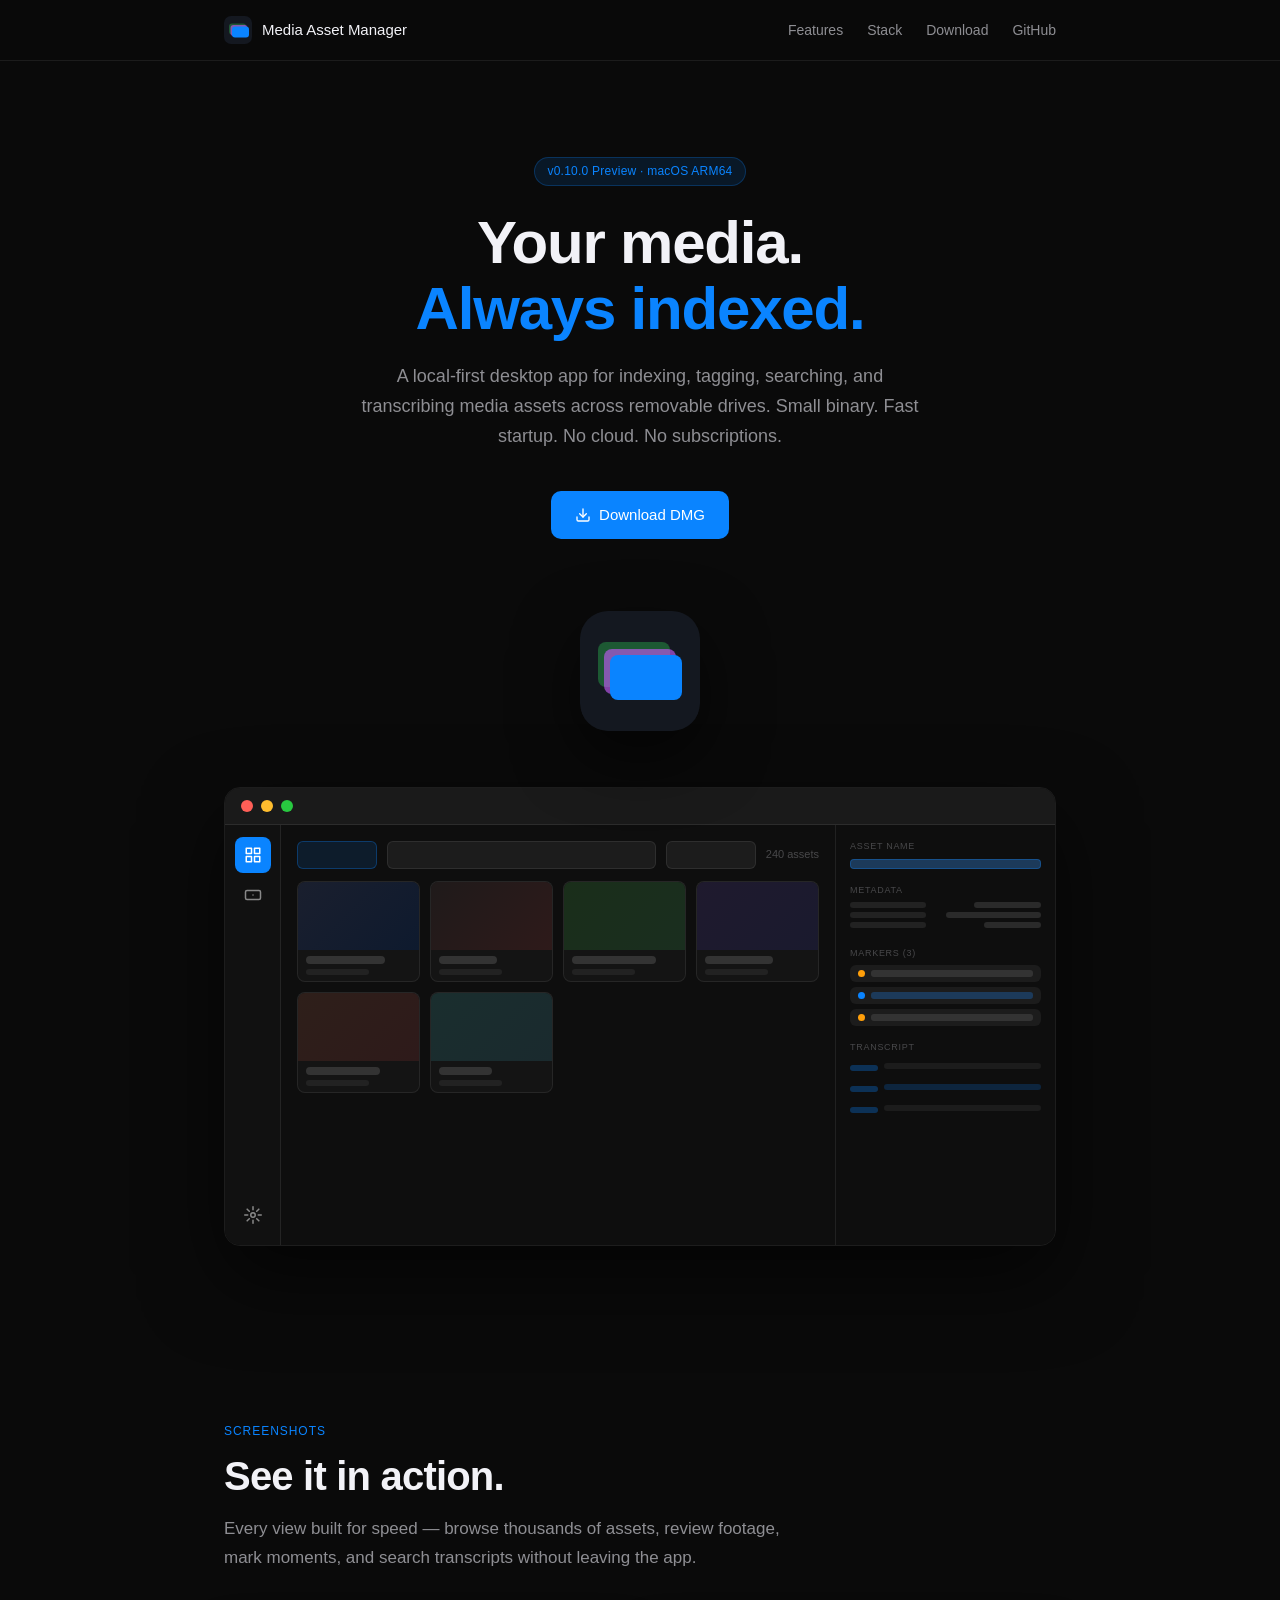
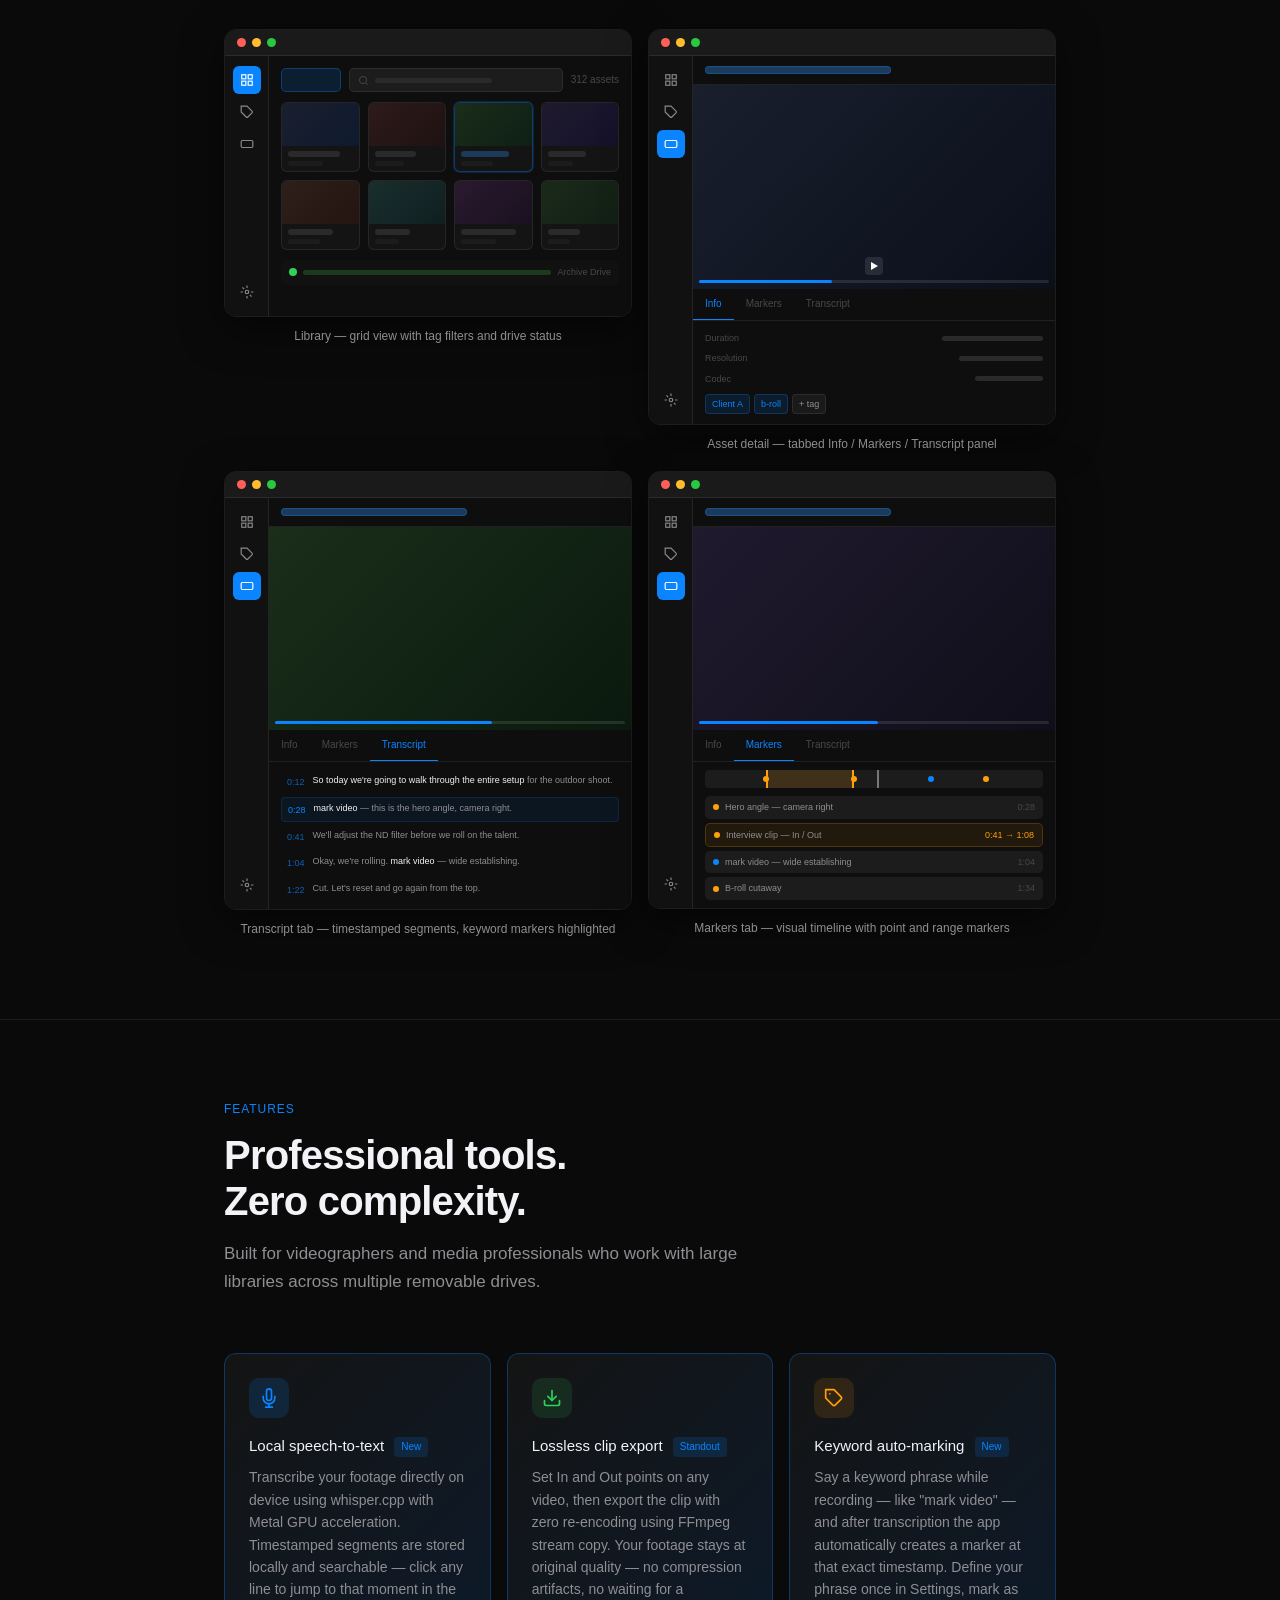
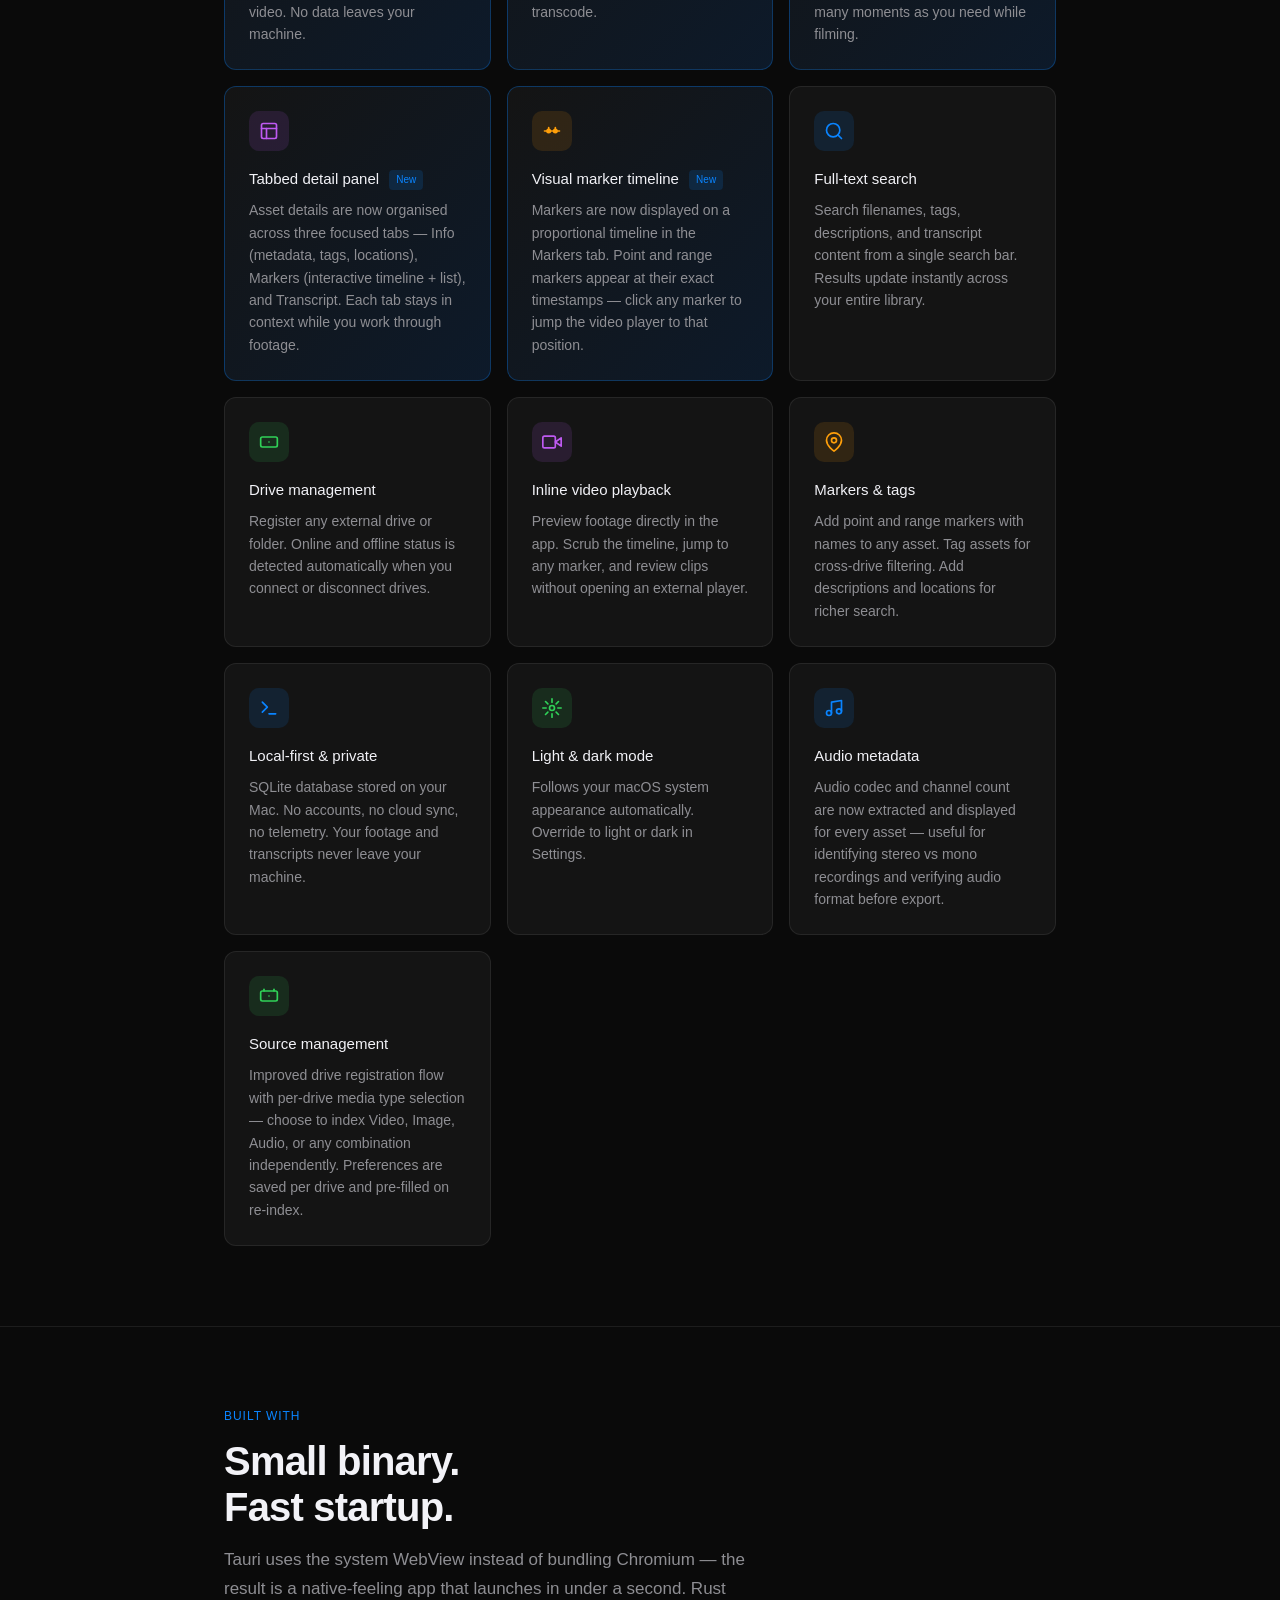
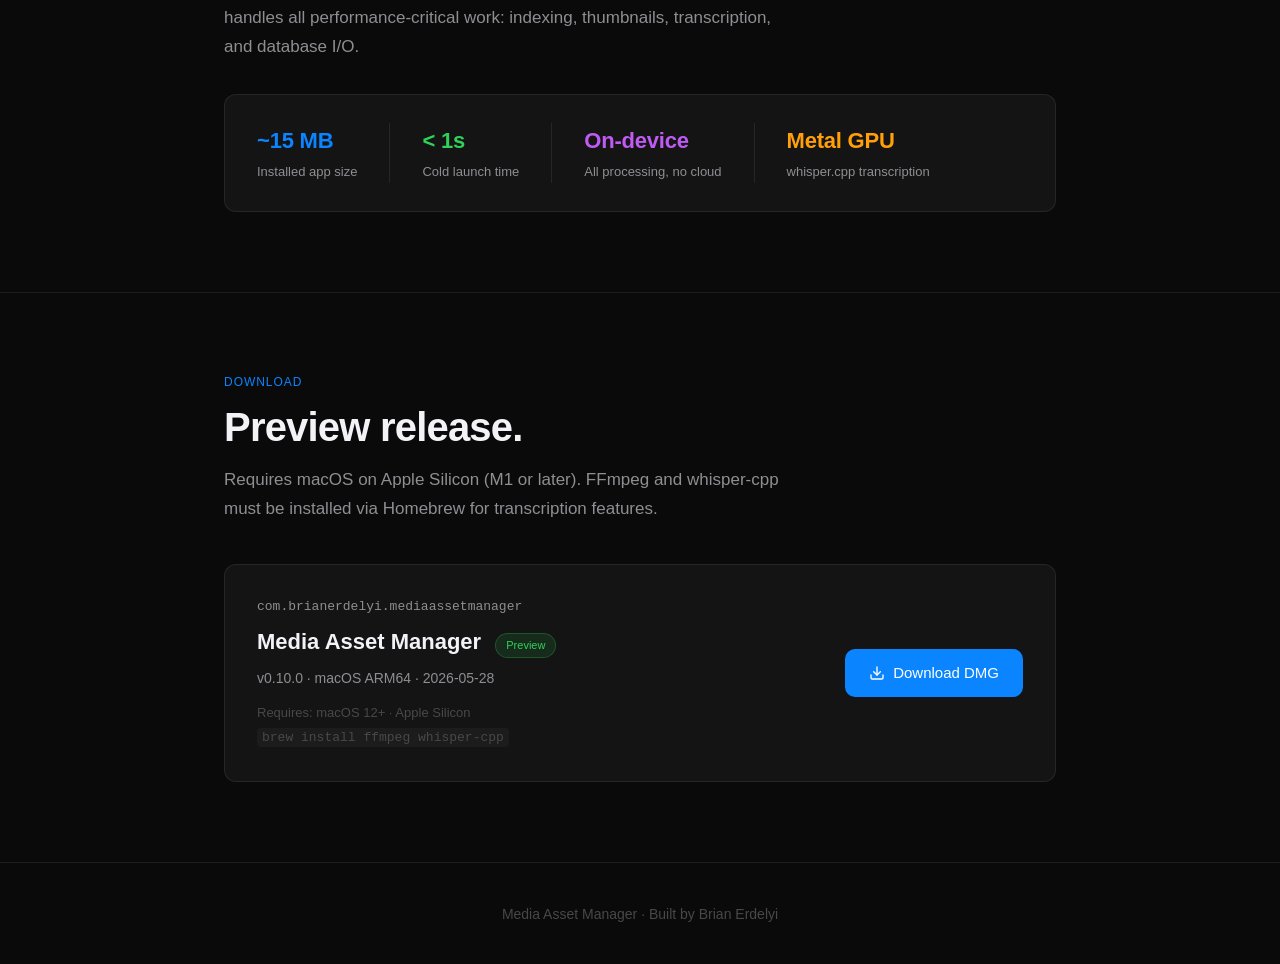
<file: mediamanager.html>
<!DOCTYPE html>
<html lang="en">
<head>
  <meta charset="UTF-8">
  <meta name="viewport" content="width=device-width, initial-scale=1.0">
  <title>Media Asset Manager</title>
  <meta name="description" content="A local-first desktop app for indexing, tagging, searching, and transcribing media assets on removable drives. Built for macOS with Tauri, React, and SQLite.">
  <meta property="og:title" content="Media Asset Manager">
  <meta property="og:description" content="Local-first media asset management for macOS. Index your drives, transcribe your footage, mark your clips.">
  <meta property="og:type" content="website">

  <!-- Google Analytics -->
  <script async src="https://www.googletagmanager.com/gtag/js?id=G-683TB91BXQ"></script>
  <script>
    window.dataLayer = window.dataLayer || [];
    function gtag(){dataLayer.push(arguments);}
    gtag('js', new Date());
    gtag('config', 'G-683TB91BXQ');
  </script>
  <style>
    *, *::before, *::after { box-sizing: border-box; margin: 0; padding: 0; }

    :root {
      --bg:        #0A0A0A;
      --surface:   #141414;
      --raised:    #1C1C1C;
      --border:    rgba(255,255,255,0.08);
      --accent:    #0A84FF;
      --green:     #30D158;
      --purple:    #BF5AF2;
      --orange:    #FF9F0A;
      --text:      #F2F2F7;
      --muted:     #8E8E93;
      --faint:     #48484A;
      --radius:    12px;
      --font:      -apple-system, BlinkMacSystemFont, 'SF Pro Display', 'Helvetica Neue', sans-serif;
      --mono:      'SF Mono', 'Menlo', 'Monaco', monospace;
    }

    html { scroll-behavior: smooth; }

    body {
      background: var(--bg);
      color: var(--text);
      font-family: var(--font);
      font-size: 16px;
      line-height: 1.6;
      -webkit-font-smoothing: antialiased;
    }

    a { color: var(--accent); text-decoration: none; }
    a:hover { text-decoration: underline; }

    .container { max-width: 880px; margin: 0 auto; padding: 0 24px; }

    /* ── Nav ── */
    nav {
      position: sticky; top: 0; z-index: 10;
      background: rgba(10,10,10,0.85);
      backdrop-filter: blur(12px);
      border-bottom: 1px solid var(--border);
      padding: 16px 0;
    }
    nav .inner {
      max-width: 880px; margin: 0 auto; padding: 0 24px;
      display: flex; align-items: center; justify-content: space-between;
    }
    nav .logo {
      display: flex; align-items: center; gap: 10px;
      font-size: 15px; font-weight: 500; color: var(--text);
    }
    nav .links { display: flex; gap: 24px; font-size: 14px; }
    nav .links a { color: var(--muted); transition: color 0.15s; }
    nav .links a:hover { color: var(--text); text-decoration: none; }

    /* ── Hero ── */
    .hero { padding: 96px 0 72px; text-align: center; }
    .hero .badge {
      display: inline-block;
      font-size: 12px; font-weight: 500; color: var(--accent);
      background: rgba(10,132,255,0.12);
      border: 1px solid rgba(10,132,255,0.25);
      border-radius: 999px; padding: 4px 12px;
      margin-bottom: 24px; letter-spacing: 0.02em;
    }
    .hero h1 {
      font-size: clamp(36px, 6vw, 60px);
      font-weight: 600; line-height: 1.1;
      letter-spacing: -0.02em; margin-bottom: 20px;
    }
    .hero h1 span { color: var(--accent); }
    .hero p {
      font-size: 18px; color: var(--muted);
      max-width: 560px; margin: 0 auto 40px; line-height: 1.65;
    }
    .hero .actions { display: flex; gap: 12px; justify-content: center; flex-wrap: wrap; }

    /* ── Screenshots grid ── */
    .screenshots-grid {
      display: grid; grid-template-columns: repeat(2, 1fr);
      gap: 16px; margin-top: 56px;
    }
    .screenshot-item { display: flex; flex-direction: column; gap: 10px; }
    .screenshot-label { font-size: 12px; color: var(--muted); text-align: center; }
    .screenshot-frame {
      border-radius: 12px; border: 1px solid var(--border);
      overflow: hidden; box-shadow: 0 12px 40px rgba(0,0,0,0.5);
    }
    .screenshot-bar {
      background: #1a1a1a; padding: 8px 12px;
      display: flex; align-items: center; gap: 6px;
      border-bottom: 1px solid var(--border);
    }
    .sdot { width: 9px; height: 9px; border-radius: 50%; }
    .screenshot-body { background: #0e0e0e; display: flex; }
    .ss-sidebar {
      width: 44px; flex-shrink: 0; background: #111;
      border-right: 1px solid var(--border);
      display: flex; flex-direction: column; align-items: center;
      padding: 10px 0; gap: 4px;
    }
    .ss-nav { width: 28px; height: 28px; border-radius: 6px; display: flex; align-items: center; justify-content: center; }
    .ss-nav.active { background: var(--accent); }
    .ss-nav svg { width: 14px; height: 14px; opacity: 0.5; }
    .ss-nav.active svg { opacity: 1; }
    @media (max-width: 600px) { .screenshots-grid { grid-template-columns: 1fr; } }

    /* ── Buttons ── */
    .btn {
      display: inline-flex; align-items: center; gap: 8px;
      padding: 12px 24px; border-radius: 10px;
      font-size: 15px; font-weight: 500;
      transition: opacity 0.15s, transform 0.15s;
      cursor: pointer;
    }
    .btn:hover { opacity: 0.85; transform: translateY(-1px); text-decoration: none; }
    .btn-primary { background: var(--accent); color: #fff; }
    .btn-secondary { background: var(--raised); color: var(--text); border: 1px solid var(--border); }

    /* ── App icon ── */
    .icon-wrap { display: flex; justify-content: center; margin: 0 0 56px; }
    .app-icon { width: 120px; height: 120px; border-radius: 28px; box-shadow: 0 24px 64px rgba(0,0,0,0.6); }

    /* ── Window mockup ── */
    .window-wrap {
      margin: 0 0 96px;
      border-radius: 16px; border: 1px solid var(--border);
      overflow: hidden; box-shadow: 0 32px 80px rgba(0,0,0,0.6);
    }
    .window-bar {
      background: #1a1a1a; padding: 12px 16px;
      display: flex; align-items: center; gap: 8px;
      border-bottom: 1px solid var(--border);
    }
    .dot { width: 12px; height: 12px; border-radius: 50%; }
    .dot-red { background: #FF5F57; }
    .dot-yellow { background: #FFBD2E; }
    .dot-green { background: #28C840; }
    .window-body { background: #0e0e0e; display: flex; min-height: 420px; }
    .win-sidebar {
      width: 56px; flex-shrink: 0; background: #111;
      border-right: 1px solid var(--border);
      display: flex; flex-direction: column; align-items: center;
      padding: 12px 0; gap: 4px;
    }
    .win-nav-item {
      width: 36px; height: 36px; border-radius: 8px;
      display: flex; align-items: center; justify-content: center;
    }
    .win-nav-item.active { background: var(--accent); }
    .win-nav-icon { width: 18px; height: 18px; opacity: 0.5; }
    .win-nav-item.active .win-nav-icon { opacity: 1; }
    .win-content { flex: 1; padding: 16px; display: flex; flex-direction: column; gap: 12px; }
    .win-toolbar { display: flex; align-items: center; gap: 10px; }
    .win-filter { width: 80px; height: 28px; background: rgba(10,132,255,0.12); border: 1px solid rgba(10,132,255,0.3); border-radius: 6px; }
    .win-search { flex: 1; height: 28px; background: #1c1c1c; border: 1px solid var(--border); border-radius: 6px; }
    .win-sort { width: 90px; height: 28px; background: #1c1c1c; border: 1px solid var(--border); border-radius: 6px; }
    .win-grid { display: grid; grid-template-columns: repeat(auto-fill, minmax(120px, 1fr)); gap: 10px; }
    .win-card { background: var(--surface); border: 1px solid var(--border); border-radius: 8px; overflow: hidden; }
    .win-thumb { aspect-ratio: 16/9; background: #1a1a1a; position: relative; }
    .win-card-info { padding: 6px 8px; }
    .win-card-name { height: 8px; background: #333; border-radius: 4px; margin-bottom: 5px; }
    .win-card-meta { height: 6px; background: #222; border-radius: 4px; width: 60%; }
    .win-detail {
      width: 220px; flex-shrink: 0; border-left: 1px solid var(--border);
      padding: 14px; display: flex; flex-direction: column; gap: 14px;
    }
    .win-detail-label { font-size: 9px; color: var(--faint); text-transform: uppercase; letter-spacing: 0.08em; margin-bottom: 5px; }
    .win-meta-row { display: flex; justify-content: space-between; margin-bottom: 4px; }
    .win-meta-key { height: 6px; background: #222; border-radius: 3px; width: 40%; }
    .win-meta-val { height: 6px; background: #2a2a2a; border-radius: 3px; width: 35%; }
    .win-marker { display: flex; align-items: center; gap: 6px; padding: 5px 8px; background: #1c1c1c; border-radius: 6px; }
    .win-marker-dot { width: 7px; height: 7px; border-radius: 50%; background: #FF9F0A; flex-shrink: 0; }
    .win-marker-name { height: 7px; background: #333; border-radius: 3px; flex: 1; }
    .win-transcript-line { height: 6px; background: #1c1c1c; border-radius: 3px; margin-bottom: 5px; }
    .win-transcript-ts { width: 28px; height: 6px; background: rgba(10,132,255,0.3); border-radius: 3px; flex-shrink: 0; }

    /* ── Callout stat row ── */
    .stats-row {
      display: grid; grid-template-columns: repeat(3, 1fr);
      gap: 16px; margin: 56px 0 0;
    }
    .stat-card {
      background: var(--surface); border: 1px solid var(--border);
      border-radius: var(--radius); padding: 24px; text-align: center;
    }
    .stat-number { font-size: 32px; font-weight: 600; letter-spacing: -0.02em; margin-bottom: 6px; }
    .stat-label { font-size: 13px; color: var(--muted); }

    /* ── Features ── */
    .section { padding: 80px 0; }
    .section-label { font-size: 12px; font-weight: 500; color: var(--accent); text-transform: uppercase; letter-spacing: 0.08em; margin-bottom: 12px; }
    .section-title { font-size: clamp(28px, 4vw, 40px); font-weight: 600; letter-spacing: -0.02em; line-height: 1.15; margin-bottom: 16px; }
    .section-body { font-size: 17px; color: var(--muted); max-width: 560px; line-height: 1.7; }

    .features-grid {
      display: grid; grid-template-columns: repeat(auto-fill, minmax(260px, 1fr));
      gap: 16px; margin-top: 56px;
    }
    .feature-card {
      background: var(--surface); border: 1px solid var(--border);
      border-radius: var(--radius); padding: 24px;
    }
    .feature-card.highlight {
      border-color: rgba(10,132,255,0.3);
      background: linear-gradient(135deg, #141414 0%, #0d1a2a 100%);
    }
    .feature-icon {
      width: 40px; height: 40px; border-radius: 10px;
      display: flex; align-items: center; justify-content: center;
      margin-bottom: 16px;
    }
    .feature-title { font-size: 15px; font-weight: 500; margin-bottom: 8px; }
    .feature-badge {
      display: inline-block; font-size: 10px; font-weight: 500;
      background: rgba(10,132,255,0.15); color: var(--accent);
      border-radius: 4px; padding: 2px 7px; margin-left: 6px;
      vertical-align: middle;
    }
    .feature-desc { font-size: 14px; color: var(--muted); line-height: 1.6; }



    /* ── Stack callout ── */
    .stack-callout {
      background: var(--surface); border: 1px solid var(--border);
      border-radius: var(--radius); padding: 28px 32px;
      margin-top: 32px;
      display: flex; gap: 32px; flex-wrap: wrap; align-items: center;
    }
    .stack-callout-item { display: flex; flex-direction: column; gap: 4px; }
    .stack-callout-value { font-size: 22px; font-weight: 600; letter-spacing: -0.01em; }
    .stack-callout-label { font-size: 13px; color: var(--muted); }
    .stack-divider { width: 1px; background: var(--border); align-self: stretch; }

    /* ── Release ── */
    .release-card {
      background: var(--surface); border: 1px solid var(--border);
      border-radius: var(--radius); padding: 32px;
      display: flex; align-items: center; justify-content: space-between;
      gap: 24px; flex-wrap: wrap;
    }
    .release-version { font-size: 13px; color: var(--muted); font-family: var(--mono); margin-bottom: 6px; }
    .release-title { font-size: 22px; font-weight: 600; margin-bottom: 8px; }
    .release-meta { font-size: 14px; color: var(--muted); }
    .release-tag {
      display: inline-block; font-size: 11px; font-weight: 500;
      background: rgba(48,209,88,0.12); color: var(--green);
      border: 1px solid rgba(48,209,88,0.25);
      border-radius: 999px; padding: 3px 10px; margin-left: 8px;
    }

    /* ── Footer ── */
    footer {
      border-top: 1px solid var(--border); padding: 40px 0;
      text-align: center; font-size: 14px; color: var(--faint);
    }
    footer a { color: var(--muted); }

    hr { border: none; border-top: 1px solid var(--border); }

    @media (max-width: 600px) {
      .stats-row { grid-template-columns: 1fr; }
      .stack-callout { flex-direction: column; gap: 16px; }
      .stack-divider { display: none; }
    }
  </style>
</head>
<body>

<!-- Nav -->
<nav>
  <div class="inner">
    <div class="logo">
      <svg width="28" height="28" viewBox="0 0 28 28">
        <rect width="28" height="28" rx="7" fill="#141820"/>
        <rect x="5" y="7.5" width="17" height="11" rx="3" fill="#30D158" opacity="0.35"/>
        <rect x="6.5" y="9" width="17" height="11" rx="3" fill="#BF5AF2" opacity="0.65"/>
        <rect x="8" y="10.5" width="17" height="11" rx="3" fill="#0A84FF"/>
      </svg>
      Media Asset Manager
    </div>
    <div class="links">
      <a href="#features">Features</a>
      <a href="#stack">Stack</a>
      <a href="#release">Download</a>
      <a href="https://github.com/brianerdelyi/media-asset-manager" target="_blank">GitHub</a>
    </div>
  </div>
</nav>

<!-- Hero -->
<section class="hero">
  <div class="container">
    <div class="badge">v0.10.0 Preview · macOS ARM64</div>
    <h1>Your media.<br><span>Always indexed.</span></h1>
    <p>A local-first desktop app for indexing, tagging, searching, and transcribing media assets across removable drives. Small binary. Fast startup. No cloud. No subscriptions.</p>
    <div class="actions">
      <a href="https://github.com/brianerdelyi/media-asset-manager/releases" class="btn btn-primary" target="_blank">
        <svg width="16" height="16" viewBox="0 0 24 24" fill="none" stroke="currentColor" stroke-width="2" stroke-linecap="round" stroke-linejoin="round"><path d="M21 15v4a2 2 0 01-2 2H5a2 2 0 01-2-2v-4"/><polyline points="7 10 12 15 17 10"/><line x1="12" y1="15" x2="12" y2="3"/></svg>
        Download DMG
      </a>
    </div>
  </div>
</section>

<!-- App icon -->
<div class="icon-wrap">
  <svg class="app-icon" viewBox="0 0 120 120" xmlns="http://www.w3.org/2000/svg">
    <rect width="120" height="120" rx="26" fill="#141820"/>
    <rect x="18" y="31" width="72" height="45" rx="8" fill="#30D158" opacity="0.35"/>
    <rect x="24" y="38" width="72" height="45" rx="8" fill="#BF5AF2" opacity="0.65"/>
    <rect x="30" y="44" width="72" height="45" rx="8" fill="#0A84FF"/>
  </svg>
</div>

<!-- Window mockup -->
<div class="container">
  <div class="window-wrap">
    <div class="window-bar">
      <div class="dot dot-red"></div>
      <div class="dot dot-yellow"></div>
      <div class="dot dot-green"></div>
    </div>
    <div class="window-body">
      <div class="win-sidebar">
        <div class="win-nav-item active">
          <svg class="win-nav-icon" viewBox="0 0 24 24" fill="none" stroke="white" stroke-width="2" stroke-linecap="round" stroke-linejoin="round"><rect x="3" y="3" width="7" height="7"/><rect x="14" y="3" width="7" height="7"/><rect x="3" y="14" width="7" height="7"/><rect x="14" y="14" width="7" height="7"/></svg>
        </div>
        <div class="win-nav-item">
          <svg class="win-nav-icon" viewBox="0 0 24 24" fill="none" stroke="white" stroke-width="2" stroke-linecap="round" stroke-linejoin="round"><rect x="2" y="6" width="20" height="12" rx="2"/><path d="M12 12h.01"/></svg>
        </div>
        <div style="flex:1"></div>
        <div class="win-nav-item">
          <svg class="win-nav-icon" viewBox="0 0 24 24" fill="none" stroke="white" stroke-width="2" stroke-linecap="round" stroke-linejoin="round"><circle cx="12" cy="12" r="3"/><path d="M12 1v4M12 19v4M4.22 4.22l2.83 2.83M16.95 16.95l2.83 2.83M1 12h4M19 12h4M4.22 19.78l2.83-2.83M16.95 7.05l2.83-2.83"/></svg>
        </div>
      </div>
      <div class="win-content">
        <div class="win-toolbar">
          <div class="win-filter"></div>
          <div class="win-search"></div>
          <div class="win-sort"></div>
          <div style="font-size:11px;color:#48484A;">240 assets</div>
        </div>
        <div class="win-grid">
          <div class="win-card"><div class="win-thumb" style="background:linear-gradient(135deg,#1a1f2e,#0e1a2e);"></div><div class="win-card-info"><div class="win-card-name" style="width:75%;"></div><div class="win-card-meta"></div></div></div>
          <div class="win-card"><div class="win-thumb" style="background:linear-gradient(135deg,#1f1a1a,#2e1a1a);"></div><div class="win-card-info"><div class="win-card-name" style="width:55%;"></div><div class="win-card-meta"></div></div></div>
          <div class="win-card"><div class="win-thumb" style="background:linear-gradient(135deg,#1a2e1a,#1a2e1f);"></div><div class="win-card-info"><div class="win-card-name" style="width:80%;"></div><div class="win-card-meta"></div></div></div>
          <div class="win-card"><div class="win-thumb" style="background:linear-gradient(135deg,#1f1a2e,#1a1a2e);"></div><div class="win-card-info"><div class="win-card-name" style="width:65%;"></div><div class="win-card-meta"></div></div></div>
          <div class="win-card"><div class="win-thumb" style="background:linear-gradient(135deg,#2e1f1a,#2e1a1a);"></div><div class="win-card-info"><div class="win-card-name" style="width:70%;"></div><div class="win-card-meta"></div></div></div>
          <div class="win-card"><div class="win-thumb" style="background:linear-gradient(135deg,#1a2e2e,#1a2a2e);"></div><div class="win-card-info"><div class="win-card-name" style="width:50%;"></div><div class="win-card-meta"></div></div></div>
        </div>
      </div>
      <div class="win-detail">
        <div>
          <div class="win-detail-label">Asset Name</div>
          <div style="height:10px;background:#1c3a5a;border-radius:4px;border:1px solid rgba(10,132,255,0.3);"></div>
        </div>
        <div>
          <div class="win-detail-label">Metadata</div>
          <div class="win-meta-row"><div class="win-meta-key"></div><div class="win-meta-val"></div></div>
          <div class="win-meta-row"><div class="win-meta-key"></div><div class="win-meta-val" style="width:50%;"></div></div>
          <div class="win-meta-row"><div class="win-meta-key"></div><div class="win-meta-val" style="width:30%;"></div></div>
        </div>
        <div>
          <div class="win-detail-label">Markers (3)</div>
          <div style="display:flex;flex-direction:column;gap:5px;">
            <div class="win-marker"><div class="win-marker-dot"></div><div class="win-marker-name"></div></div>
            <div class="win-marker"><div class="win-marker-dot" style="background:#0A84FF;"></div><div class="win-marker-name" style="width:70%;background:#1c3a5a;"></div></div>
            <div class="win-marker"><div class="win-marker-dot"></div><div class="win-marker-name" style="width:55%;"></div></div>
          </div>
        </div>
        <div>
          <div class="win-detail-label">Transcript</div>
          <div style="display:flex;flex-direction:column;gap:4px;">
            <div style="display:flex;align-items:center;gap:6px;padding:3px 0;"><div class="win-transcript-ts"></div><div class="win-transcript-line" style="flex:1;width:auto;"></div></div>
            <div style="display:flex;align-items:center;gap:6px;padding:3px 0;"><div class="win-transcript-ts"></div><div class="win-transcript-line" style="flex:1;width:auto;background:rgba(10,132,255,0.2);"></div></div>
            <div style="display:flex;align-items:center;gap:6px;padding:3px 0;"><div class="win-transcript-ts"></div><div class="win-transcript-line" style="flex:1;width:auto;"></div></div>
          </div>
        </div>
      </div>
    </div>
  </div>
</div>

<!-- Screenshots -->
<section class="section" id="screenshots">
  <div class="container">
    <div class="section-label">Screenshots</div>
    <h2 class="section-title">See it in action.</h2>
    <p class="section-body">Every view built for speed — browse thousands of assets, review footage, mark moments, and search transcripts without leaving the app.</p>

    <div class="screenshots-grid">

      <!-- 1: Library -->
      <div class="screenshot-item">
        <div class="screenshot-frame">
          <div class="screenshot-bar">
            <div class="sdot" style="background:#FF5F57;"></div>
            <div class="sdot" style="background:#FFBD2E;"></div>
            <div class="sdot" style="background:#28C840;"></div>
          </div>
          <div class="screenshot-body" style="min-height:260px;">
            <div class="ss-sidebar">
              <div class="ss-nav active"><svg viewBox="0 0 24 24" fill="none" stroke="white" stroke-width="2"><rect x="3" y="3" width="7" height="7"/><rect x="14" y="3" width="7" height="7"/><rect x="3" y="14" width="7" height="7"/><rect x="14" y="14" width="7" height="7"/></svg></div>
              <div class="ss-nav"><svg viewBox="0 0 24 24" fill="none" stroke="white" stroke-width="2"><path d="M20.59 13.41l-7.17 7.17a2 2 0 0 1-2.83 0L2 12V2h10l8.59 8.59a2 2 0 0 1 0 2.82z"/></svg></div>
              <div class="ss-nav"><svg viewBox="0 0 24 24" fill="none" stroke="white" stroke-width="2"><rect x="2" y="6" width="20" height="12" rx="2"/></svg></div>
              <div style="flex:1"></div>
              <div class="ss-nav"><svg viewBox="0 0 24 24" fill="none" stroke="white" stroke-width="2"><circle cx="12" cy="12" r="3"/><path d="M12 1v4M12 19v4M4.22 4.22l2.83 2.83M16.95 16.95l2.83 2.83M1 12h4M19 12h4"/></svg></div>
            </div>
            <div style="flex:1;padding:12px;display:flex;flex-direction:column;gap:10px;">
              <div style="display:flex;gap:8px;align-items:center;">
                <div style="width:60px;height:24px;background:rgba(10,132,255,0.15);border:1px solid rgba(10,132,255,0.3);border-radius:5px;"></div>
                <div style="flex:1;height:24px;background:#1c1c1c;border:1px solid rgba(255,255,255,0.08);border-radius:5px;display:flex;align-items:center;padding:0 8px;gap:6px;">
                  <svg width="11" height="11" viewBox="0 0 24 24" fill="none" stroke="#48484A" stroke-width="2"><circle cx="11" cy="11" r="8"/><line x1="21" y1="21" x2="16.65" y2="16.65"/></svg>
                  <div style="height:5px;width:60%;background:#2a2a2a;border-radius:3px;"></div>
                </div>
                <div style="font-size:10px;color:#48484A;white-space:nowrap;">312 assets</div>
              </div>
              <div style="display:grid;grid-template-columns:repeat(4,1fr);gap:8px;">
                <div style="background:#141414;border:1px solid rgba(255,255,255,0.08);border-radius:6px;overflow:hidden;">
                  <div style="aspect-ratio:16/9;background:linear-gradient(135deg,#1a1f2e,#0e1a2e);"></div>
                  <div style="padding:5px 6px;"><div style="height:6px;background:#2a2a2a;border-radius:3px;width:80%;margin-bottom:4px;"></div><div style="height:5px;background:#1c1c1c;border-radius:3px;width:55%;"></div></div>
                </div>
                <div style="background:#141414;border:1px solid rgba(255,255,255,0.08);border-radius:6px;overflow:hidden;">
                  <div style="aspect-ratio:16/9;background:linear-gradient(135deg,#2e1a1a,#1f1212);"></div>
                  <div style="padding:5px 6px;"><div style="height:6px;background:#2a2a2a;border-radius:3px;width:65%;margin-bottom:4px;"></div><div style="height:5px;background:#1c1c1c;border-radius:3px;width:45%;"></div></div>
                </div>
                <div style="background:#141414;border:1px solid rgba(10,132,255,0.35);border-radius:6px;overflow:hidden;box-shadow:0 0 0 1px rgba(10,132,255,0.2);">
                  <div style="aspect-ratio:16/9;background:linear-gradient(135deg,#1a2e1a,#0e1f14);"></div>
                  <div style="padding:5px 6px;"><div style="height:6px;background:#1c3a5a;border-radius:3px;width:75%;margin-bottom:4px;"></div><div style="height:5px;background:#1c1c1c;border-radius:3px;width:50%;"></div></div>
                </div>
                <div style="background:#141414;border:1px solid rgba(255,255,255,0.08);border-radius:6px;overflow:hidden;">
                  <div style="aspect-ratio:16/9;background:linear-gradient(135deg,#1f1a2e,#14112a);"></div>
                  <div style="padding:5px 6px;"><div style="height:6px;background:#2a2a2a;border-radius:3px;width:60%;margin-bottom:4px;"></div><div style="height:5px;background:#1c1c1c;border-radius:3px;width:40%;"></div></div>
                </div>
                <div style="background:#141414;border:1px solid rgba(255,255,255,0.08);border-radius:6px;overflow:hidden;">
                  <div style="aspect-ratio:16/9;background:linear-gradient(135deg,#2e1f1a,#241510);"></div>
                  <div style="padding:5px 6px;"><div style="height:6px;background:#2a2a2a;border-radius:3px;width:70%;margin-bottom:4px;"></div><div style="height:5px;background:#1c1c1c;border-radius:3px;width:50%;"></div></div>
                </div>
                <div style="background:#141414;border:1px solid rgba(255,255,255,0.08);border-radius:6px;overflow:hidden;">
                  <div style="aspect-ratio:16/9;background:linear-gradient(135deg,#1a2e2e,#0f1f20);"></div>
                  <div style="padding:5px 6px;"><div style="height:6px;background:#2a2a2a;border-radius:3px;width:55%;margin-bottom:4px;"></div><div style="height:5px;background:#1c1c1c;border-radius:3px;width:38%;"></div></div>
                </div>
                <div style="background:#141414;border:1px solid rgba(255,255,255,0.08);border-radius:6px;overflow:hidden;">
                  <div style="aspect-ratio:16/9;background:linear-gradient(135deg,#2a1a2e,#1a1020);"></div>
                  <div style="padding:5px 6px;"><div style="height:6px;background:#2a2a2a;border-radius:3px;width:85%;margin-bottom:4px;"></div><div style="height:5px;background:#1c1c1c;border-radius:3px;width:55%;"></div></div>
                </div>
                <div style="background:#141414;border:1px solid rgba(255,255,255,0.08);border-radius:6px;overflow:hidden;">
                  <div style="aspect-ratio:16/9;background:linear-gradient(135deg,#1a2a1a,#111f14);"></div>
                  <div style="padding:5px 6px;"><div style="height:6px;background:#2a2a2a;border-radius:3px;width:50%;margin-bottom:4px;"></div><div style="height:5px;background:#1c1c1c;border-radius:3px;width:35%;"></div></div>
                </div>
              </div>
              <div style="display:flex;align-items:center;gap:6px;padding:5px 8px;background:#111;border-radius:6px;">
                <div style="width:8px;height:8px;border-radius:50%;background:#30D158;"></div>
                <div style="height:5px;background:#1c3a1c;border-radius:3px;flex:1;"></div>
                <div style="font-size:9px;color:#48484A;">Archive Drive</div>
              </div>
            </div>
          </div>
        </div>
        <div class="screenshot-label">Library — grid view with tag filters and drive status</div>
      </div>

      <!-- 2: Tabbed asset detail -->
      <div class="screenshot-item">
        <div class="screenshot-frame">
          <div class="screenshot-bar">
            <div class="sdot" style="background:#FF5F57;"></div>
            <div class="sdot" style="background:#FFBD2E;"></div>
            <div class="sdot" style="background:#28C840;"></div>
          </div>
          <div class="screenshot-body" style="min-height:260px;">
            <div class="ss-sidebar">
              <div class="ss-nav"><svg viewBox="0 0 24 24" fill="none" stroke="white" stroke-width="2"><rect x="3" y="3" width="7" height="7"/><rect x="14" y="3" width="7" height="7"/><rect x="3" y="14" width="7" height="7"/><rect x="14" y="14" width="7" height="7"/></svg></div>
              <div class="ss-nav"><svg viewBox="0 0 24 24" fill="none" stroke="white" stroke-width="2"><path d="M20.59 13.41l-7.17 7.17a2 2 0 0 1-2.83 0L2 12V2h10l8.59 8.59a2 2 0 0 1 0 2.82z"/></svg></div>
              <div class="ss-nav active"><svg viewBox="0 0 24 24" fill="none" stroke="white" stroke-width="2"><rect x="2" y="6" width="20" height="12" rx="2"/></svg></div>
              <div style="flex:1"></div>
              <div class="ss-nav"><svg viewBox="0 0 24 24" fill="none" stroke="white" stroke-width="2"><circle cx="12" cy="12" r="3"/><path d="M12 1v4M12 19v4M4.22 4.22l2.83 2.83M16.95 16.95l2.83 2.83M1 12h4M19 12h4"/></svg></div>
            </div>
            <div style="flex:1;display:flex;flex-direction:column;">
              <div style="padding:10px 12px;border-bottom:1px solid rgba(255,255,255,0.08);">
                <div style="height:8px;background:#1c3a5a;border-radius:4px;width:55%;border:1px solid rgba(10,132,255,0.3);"></div>
              </div>
              <div style="aspect-ratio:16/9;background:linear-gradient(135deg,#1a1f2e,#0a0f1a);position:relative;">
                <div style="position:absolute;bottom:6px;left:6px;right:6px;height:3px;background:rgba(255,255,255,0.1);border-radius:2px;">
                  <div style="width:38%;height:100%;background:#0A84FF;border-radius:2px;"></div>
                </div>
                <div style="position:absolute;bottom:14px;left:50%;transform:translateX(-50%);display:flex;gap:8px;">
                  <div style="width:18px;height:18px;border-radius:4px;background:rgba(255,255,255,0.1);display:flex;align-items:center;justify-content:center;">
                    <div style="width:0;height:0;border-style:solid;border-width:4px 0 4px 7px;border-color:transparent transparent transparent white;"></div>
                  </div>
                </div>
              </div>
              <div style="display:flex;border-bottom:1px solid rgba(255,255,255,0.08);">
                <div style="padding:7px 12px;font-size:10px;color:#0A84FF;border-bottom:1.5px solid #0A84FF;">Info</div>
                <div style="padding:7px 12px;font-size:10px;color:#48484A;">Markers</div>
                <div style="padding:7px 12px;font-size:10px;color:#48484A;">Transcript</div>
              </div>
              <div style="padding:10px 12px;display:flex;flex-direction:column;gap:6px;">
                <div style="display:flex;justify-content:space-between;align-items:center;">
                  <div style="font-size:9px;color:#48484A;">Duration</div>
                  <div style="height:5px;background:#2a2a2a;border-radius:3px;width:30%;"></div>
                </div>
                <div style="display:flex;justify-content:space-between;align-items:center;">
                  <div style="font-size:9px;color:#48484A;">Resolution</div>
                  <div style="height:5px;background:#2a2a2a;border-radius:3px;width:25%;"></div>
                </div>
                <div style="display:flex;justify-content:space-between;align-items:center;">
                  <div style="font-size:9px;color:#48484A;">Codec</div>
                  <div style="height:5px;background:#2a2a2a;border-radius:3px;width:20%;"></div>
                </div>
                <div style="display:flex;gap:4px;flex-wrap:wrap;margin-top:2px;">
                  <div style="font-size:9px;background:rgba(10,132,255,0.12);color:#0A84FF;border:1px solid rgba(10,132,255,0.25);border-radius:4px;padding:2px 6px;">Client A</div>
                  <div style="font-size:9px;background:rgba(10,132,255,0.12);color:#0A84FF;border:1px solid rgba(10,132,255,0.25);border-radius:4px;padding:2px 6px;">b-roll</div>
                  <div style="font-size:9px;background:rgba(255,255,255,0.05);color:#8E8E93;border:1px solid rgba(255,255,255,0.08);border-radius:4px;padding:2px 6px;">+ tag</div>
                </div>
              </div>
            </div>
          </div>
        </div>
        <div class="screenshot-label">Asset detail — tabbed Info / Markers / Transcript panel</div>
      </div>

      <!-- 3: Transcript -->
      <div class="screenshot-item">
        <div class="screenshot-frame">
          <div class="screenshot-bar">
            <div class="sdot" style="background:#FF5F57;"></div>
            <div class="sdot" style="background:#FFBD2E;"></div>
            <div class="sdot" style="background:#28C840;"></div>
          </div>
          <div class="screenshot-body" style="min-height:260px;">
            <div class="ss-sidebar">
              <div class="ss-nav"><svg viewBox="0 0 24 24" fill="none" stroke="white" stroke-width="2"><rect x="3" y="3" width="7" height="7"/><rect x="14" y="3" width="7" height="7"/><rect x="3" y="14" width="7" height="7"/><rect x="14" y="14" width="7" height="7"/></svg></div>
              <div class="ss-nav"><svg viewBox="0 0 24 24" fill="none" stroke="white" stroke-width="2"><path d="M20.59 13.41l-7.17 7.17a2 2 0 0 1-2.83 0L2 12V2h10l8.59 8.59a2 2 0 0 1 0 2.82z"/></svg></div>
              <div class="ss-nav active"><svg viewBox="0 0 24 24" fill="none" stroke="white" stroke-width="2"><rect x="2" y="6" width="20" height="12" rx="2"/></svg></div>
              <div style="flex:1"></div>
              <div class="ss-nav"><svg viewBox="0 0 24 24" fill="none" stroke="white" stroke-width="2"><circle cx="12" cy="12" r="3"/><path d="M12 1v4M12 19v4M4.22 4.22l2.83 2.83M16.95 16.95l2.83 2.83M1 12h4M19 12h4"/></svg></div>
            </div>
            <div style="flex:1;display:flex;flex-direction:column;">
              <div style="padding:10px 12px;border-bottom:1px solid rgba(255,255,255,0.08);">
                <div style="height:8px;background:#1c3a5a;border-radius:4px;width:55%;border:1px solid rgba(10,132,255,0.3);"></div>
              </div>
              <div style="aspect-ratio:16/9;background:linear-gradient(135deg,#1a2e1a,#0a1a0e);position:relative;">
                <div style="position:absolute;bottom:6px;left:6px;right:6px;height:3px;background:rgba(255,255,255,0.1);border-radius:2px;">
                  <div style="width:62%;height:100%;background:#0A84FF;border-radius:2px;"></div>
                </div>
              </div>
              <div style="display:flex;border-bottom:1px solid rgba(255,255,255,0.08);">
                <div style="padding:7px 12px;font-size:10px;color:#48484A;">Info</div>
                <div style="padding:7px 12px;font-size:10px;color:#48484A;">Markers</div>
                <div style="padding:7px 12px;font-size:10px;color:#0A84FF;border-bottom:1.5px solid #0A84FF;">Transcript</div>
              </div>
              <div style="padding:8px 12px;display:flex;flex-direction:column;gap:3px;overflow:hidden;">
                <div style="display:flex;gap:8px;align-items:flex-start;padding:4px 6px;border-radius:4px;">
                  <div style="font-size:9px;color:rgba(10,132,255,0.7);white-space:nowrap;padding-top:1px;">0:12</div>
                  <div style="font-size:9px;color:#8E8E93;line-height:1.5;"><span style="color:#F2F2F7;">So today we're going to walk through the entire setup</span> for the outdoor shoot.</div>
                </div>
                <div style="display:flex;gap:8px;align-items:flex-start;padding:4px 6px;border-radius:4px;background:rgba(10,132,255,0.08);border:1px solid rgba(10,132,255,0.15);">
                  <div style="font-size:9px;color:#0A84FF;white-space:nowrap;padding-top:1px;">0:28</div>
                  <div style="font-size:9px;color:#8E8E93;line-height:1.5;"><span style="color:#F2F2F7;">mark video</span> — this is the hero angle, camera right.</div>
                </div>
                <div style="display:flex;gap:8px;align-items:flex-start;padding:4px 6px;border-radius:4px;">
                  <div style="font-size:9px;color:rgba(10,132,255,0.7);white-space:nowrap;padding-top:1px;">0:41</div>
                  <div style="font-size:9px;color:#8E8E93;line-height:1.5;">We'll adjust the ND filter before we roll on the talent.</div>
                </div>
                <div style="display:flex;gap:8px;align-items:flex-start;padding:4px 6px;border-radius:4px;">
                  <div style="font-size:9px;color:rgba(10,132,255,0.7);white-space:nowrap;padding-top:1px;">1:04</div>
                  <div style="font-size:9px;color:#8E8E93;line-height:1.5;">Okay, we're rolling. <span style="color:#F2F2F7;">mark video</span> — wide establishing.</div>
                </div>
                <div style="display:flex;gap:8px;align-items:flex-start;padding:4px 6px;border-radius:4px;">
                  <div style="font-size:9px;color:rgba(10,132,255,0.7);white-space:nowrap;padding-top:1px;">1:22</div>
                  <div style="font-size:9px;color:#8E8E93;line-height:1.5;">Cut. Let's reset and go again from the top.</div>
                </div>
              </div>
            </div>
          </div>
        </div>
        <div class="screenshot-label">Transcript tab — timestamped segments, keyword markers highlighted</div>
      </div>

      <!-- 4: Markers -->
      <div class="screenshot-item">
        <div class="screenshot-frame">
          <div class="screenshot-bar">
            <div class="sdot" style="background:#FF5F57;"></div>
            <div class="sdot" style="background:#FFBD2E;"></div>
            <div class="sdot" style="background:#28C840;"></div>
          </div>
          <div class="screenshot-body" style="min-height:260px;">
            <div class="ss-sidebar">
              <div class="ss-nav"><svg viewBox="0 0 24 24" fill="none" stroke="white" stroke-width="2"><rect x="3" y="3" width="7" height="7"/><rect x="14" y="3" width="7" height="7"/><rect x="3" y="14" width="7" height="7"/><rect x="14" y="14" width="7" height="7"/></svg></div>
              <div class="ss-nav"><svg viewBox="0 0 24 24" fill="none" stroke="white" stroke-width="2"><path d="M20.59 13.41l-7.17 7.17a2 2 0 0 1-2.83 0L2 12V2h10l8.59 8.59a2 2 0 0 1 0 2.82z"/></svg></div>
              <div class="ss-nav active"><svg viewBox="0 0 24 24" fill="none" stroke="white" stroke-width="2"><rect x="2" y="6" width="20" height="12" rx="2"/></svg></div>
              <div style="flex:1"></div>
              <div class="ss-nav"><svg viewBox="0 0 24 24" fill="none" stroke="white" stroke-width="2"><circle cx="12" cy="12" r="3"/><path d="M12 1v4M12 19v4M4.22 4.22l2.83 2.83M16.95 16.95l2.83 2.83M1 12h4M19 12h4"/></svg></div>
            </div>
            <div style="flex:1;display:flex;flex-direction:column;">
              <div style="padding:10px 12px;border-bottom:1px solid rgba(255,255,255,0.08);">
                <div style="height:8px;background:#1c3a5a;border-radius:4px;width:55%;border:1px solid rgba(10,132,255,0.3);"></div>
              </div>
              <div style="aspect-ratio:16/9;background:linear-gradient(135deg,#1f1a2e,#100e1a);position:relative;">
                <div style="position:absolute;bottom:6px;left:6px;right:6px;height:3px;background:rgba(255,255,255,0.1);border-radius:2px;">
                  <div style="width:51%;height:100%;background:#0A84FF;border-radius:2px;"></div>
                </div>
              </div>
              <div style="display:flex;border-bottom:1px solid rgba(255,255,255,0.08);">
                <div style="padding:7px 12px;font-size:10px;color:#48484A;">Info</div>
                <div style="padding:7px 12px;font-size:10px;color:#0A84FF;border-bottom:1.5px solid #0A84FF;">Markers</div>
                <div style="padding:7px 12px;font-size:10px;color:#48484A;">Transcript</div>
              </div>
              <div style="padding:8px 12px;display:flex;flex-direction:column;gap:8px;">
                <div style="position:relative;height:18px;background:#1c1c1c;border-radius:4px;overflow:hidden;">
                  <div style="position:absolute;left:18%;top:0;bottom:0;width:26%;background:rgba(255,159,10,0.15);border-left:2px solid #FF9F0A;border-right:2px solid #FF9F0A;"></div>
                  <div style="position:absolute;left:18%;top:50%;transform:translate(-50%,-50%);width:6px;height:6px;border-radius:50%;background:#FF9F0A;"></div>
                  <div style="position:absolute;left:44%;top:50%;transform:translate(-50%,-50%);width:6px;height:6px;border-radius:50%;background:#FF9F0A;"></div>
                  <div style="position:absolute;left:67%;top:50%;transform:translate(-50%,-50%);width:6px;height:6px;border-radius:50%;background:#0A84FF;"></div>
                  <div style="position:absolute;left:83%;top:50%;transform:translate(-50%,-50%);width:6px;height:6px;border-radius:50%;background:#FF9F0A;"></div>
                  <div style="position:absolute;left:51%;top:0;bottom:0;width:1.5px;background:rgba(255,255,255,0.4);"></div>
                </div>
                <div style="display:flex;flex-direction:column;gap:4px;">
                  <div style="display:flex;align-items:center;gap:6px;padding:4px 8px;background:#1c1c1c;border-radius:5px;">
                    <div style="width:6px;height:6px;border-radius:50%;background:#FF9F0A;flex-shrink:0;"></div>
                    <div style="font-size:9px;color:#8E8E93;flex:1;">Hero angle — camera right</div>
                    <div style="font-size:9px;color:#48484A;">0:28</div>
                  </div>
                  <div style="display:flex;align-items:center;gap:6px;padding:4px 8px;background:rgba(255,159,10,0.08);border:1px solid rgba(255,159,10,0.2);border-radius:5px;">
                    <div style="width:6px;height:6px;border-radius:3px;background:#FF9F0A;flex-shrink:0;"></div>
                    <div style="font-size:9px;color:#8E8E93;flex:1;">Interview clip — In / Out</div>
                    <div style="font-size:9px;color:#FF9F0A;">0:41 → 1:08</div>
                  </div>
                  <div style="display:flex;align-items:center;gap:6px;padding:4px 8px;background:#1c1c1c;border-radius:5px;">
                    <div style="width:6px;height:6px;border-radius:50%;background:#0A84FF;flex-shrink:0;"></div>
                    <div style="font-size:9px;color:#8E8E93;flex:1;">mark video — wide establishing</div>
                    <div style="font-size:9px;color:#48484A;">1:04</div>
                  </div>
                  <div style="display:flex;align-items:center;gap:6px;padding:4px 8px;background:#1c1c1c;border-radius:5px;">
                    <div style="width:6px;height:6px;border-radius:50%;background:#FF9F0A;flex-shrink:0;"></div>
                    <div style="font-size:9px;color:#8E8E93;flex:1;">B-roll cutaway</div>
                    <div style="font-size:9px;color:#48484A;">1:34</div>
                  </div>
                </div>
              </div>
            </div>
          </div>
        </div>
        <div class="screenshot-label">Markers tab — visual timeline with point and range markers</div>
      </div>

    </div>
  </div>
</section>

<hr>

<!-- Features -->
<section class="section" id="features">
  <div class="container">
    <div class="section-label">Features</div>
    <h2 class="section-title">Professional tools.<br>Zero complexity.</h2>
    <p class="section-body">Built for videographers and media professionals who work with large libraries across multiple removable drives.</p>

    <div class="features-grid">

      <!-- Standout: Transcription -->
      <div class="feature-card highlight">
        <div class="feature-icon" style="background:rgba(10,132,255,0.15);">
          <svg width="20" height="20" viewBox="0 0 24 24" fill="none" stroke="#0A84FF" stroke-width="2" stroke-linecap="round" stroke-linejoin="round"><path d="M12 1a3 3 0 0 0-3 3v8a3 3 0 0 0 6 0V4a3 3 0 0 0-3-3z"/><path d="M19 10v2a7 7 0 0 1-14 0v-2"/><line x1="12" y1="19" x2="12" y2="23"/><line x1="8" y1="23" x2="16" y2="23"/></svg>
        </div>
        <div class="feature-title">
          Local speech-to-text
          <span class="feature-badge">New</span>
        </div>
        <div class="feature-desc">Transcribe your footage directly on device using whisper.cpp with Metal GPU acceleration. Timestamped segments are stored locally and searchable — click any line to jump to that moment in the video. No data leaves your machine.</div>
      </div>

      <!-- Standout: Lossless clip export -->
      <div class="feature-card highlight">
        <div class="feature-icon" style="background:rgba(48,209,88,0.12);">
          <svg width="20" height="20" viewBox="0 0 24 24" fill="none" stroke="#30D158" stroke-width="2" stroke-linecap="round" stroke-linejoin="round"><path d="M21 15v4a2 2 0 01-2 2H5a2 2 0 01-2-2v-4"/><polyline points="7 10 12 15 17 10"/><line x1="12" y1="15" x2="12" y2="3"/></svg>
        </div>
        <div class="feature-title">
          Lossless clip export
          <span class="feature-badge">Standout</span>
        </div>
        <div class="feature-desc">Set In and Out points on any video, then export the clip with zero re-encoding using FFmpeg stream copy. Your footage stays at original quality — no compression artifacts, no waiting for a transcode.</div>
      </div>

      <!-- Standout: Keyword auto-marking -->
      <div class="feature-card highlight">
        <div class="feature-icon" style="background:rgba(255,159,10,0.12);">
          <svg width="20" height="20" viewBox="0 0 24 24" fill="none" stroke="#FF9F0A" stroke-width="2" stroke-linecap="round" stroke-linejoin="round"><path d="M20.59 13.41l-7.17 7.17a2 2 0 0 1-2.83 0L2 12V2h10l8.59 8.59a2 2 0 0 1 0 2.82z"/><line x1="7" y1="7" x2="7.01" y2="7"/></svg>
        </div>
        <div class="feature-title">
          Keyword auto-marking
          <span class="feature-badge">New</span>
        </div>
        <div class="feature-desc">Say a keyword phrase while recording — like "mark video" — and after transcription the app automatically creates a marker at that exact timestamp. Define your phrase once in Settings, mark as many moments as you need while filming.</div>
      </div>

      <!-- Standout: Tabbed detail panel -->
      <div class="feature-card highlight">
        <div class="feature-icon" style="background:rgba(191,90,242,0.12);">
          <svg width="20" height="20" viewBox="0 0 24 24" fill="none" stroke="#BF5AF2" stroke-width="2" stroke-linecap="round" stroke-linejoin="round"><rect x="3" y="3" width="18" height="18" rx="2"/><path d="M3 9h18"/><path d="M9 21V9"/></svg>
        </div>
        <div class="feature-title">
          Tabbed detail panel
          <span class="feature-badge">New</span>
        </div>
        <div class="feature-desc">Asset details are now organised across three focused tabs — Info (metadata, tags, locations), Markers (interactive timeline + list), and Transcript. Each tab stays in context while you work through footage.</div>
      </div>

      <!-- Standout: Marker timeline -->
      <div class="feature-card highlight">
        <div class="feature-icon" style="background:rgba(255,159,10,0.12);">
          <svg width="20" height="20" viewBox="0 0 24 24" fill="none" stroke="#FF9F0A" stroke-width="2" stroke-linecap="round" stroke-linejoin="round"><line x1="3" y1="12" x2="21" y2="12"/><circle cx="8" cy="12" r="2" fill="#FF9F0A"/><circle cx="16" cy="12" r="2" fill="#FF9F0A"/><line x1="8" y1="8" x2="8" y2="10"/><line x1="16" y1="8" x2="16" y2="10"/></svg>
        </div>
        <div class="feature-title">
          Visual marker timeline
          <span class="feature-badge">New</span>
        </div>
        <div class="feature-desc">Markers are now displayed on a proportional timeline in the Markers tab. Point and range markers appear at their exact timestamps — click any marker to jump the video player to that position.</div>
      </div>

      <div class="feature-card">
        <div class="feature-icon" style="background:rgba(10,132,255,0.12);">
          <svg width="20" height="20" viewBox="0 0 24 24" fill="none" stroke="#0A84FF" stroke-width="2" stroke-linecap="round" stroke-linejoin="round"><circle cx="11" cy="11" r="8"/><line x1="21" y1="21" x2="16.65" y2="16.65"/></svg>
        </div>
        <div class="feature-title">Full-text search</div>
        <div class="feature-desc">Search filenames, tags, descriptions, and transcript content from a single search bar. Results update instantly across your entire library.</div>
      </div>

      <div class="feature-card">
        <div class="feature-icon" style="background:rgba(48,209,88,0.12);">
          <svg width="20" height="20" viewBox="0 0 24 24" fill="none" stroke="#30D158" stroke-width="2" stroke-linecap="round" stroke-linejoin="round"><rect x="2" y="6" width="20" height="12" rx="2"/><path d="M12 12h.01"/></svg>
        </div>
        <div class="feature-title">Drive management</div>
        <div class="feature-desc">Register any external drive or folder. Online and offline status is detected automatically when you connect or disconnect drives.</div>
      </div>

      <div class="feature-card">
        <div class="feature-icon" style="background:rgba(191,90,242,0.12);">
          <svg width="20" height="20" viewBox="0 0 24 24" fill="none" stroke="#BF5AF2" stroke-width="2" stroke-linecap="round" stroke-linejoin="round"><polygon points="23 7 16 12 23 17 23 7"/><rect x="1" y="5" width="15" height="14" rx="2"/></svg>
        </div>
        <div class="feature-title">Inline video playback</div>
        <div class="feature-desc">Preview footage directly in the app. Scrub the timeline, jump to any marker, and review clips without opening an external player.</div>
      </div>

      <div class="feature-card">
        <div class="feature-icon" style="background:rgba(255,159,10,0.12);">
          <svg width="20" height="20" viewBox="0 0 24 24" fill="none" stroke="#FF9F0A" stroke-width="2" stroke-linecap="round" stroke-linejoin="round"><path d="M21 10c0 7-9 13-9 13s-9-6-9-13a9 9 0 0118 0z"/><circle cx="12" cy="10" r="3"/></svg>
        </div>
        <div class="feature-title">Markers &amp; tags</div>
        <div class="feature-desc">Add point and range markers with names to any asset. Tag assets for cross-drive filtering. Add descriptions and locations for richer search.</div>
      </div>

      <div class="feature-card">
        <div class="feature-icon" style="background:rgba(10,132,255,0.12);">
          <svg width="20" height="20" viewBox="0 0 24 24" fill="none" stroke="#0A84FF" stroke-width="2" stroke-linecap="round" stroke-linejoin="round"><polyline points="4 17 10 11 4 5"/><line x1="12" y1="19" x2="20" y2="19"/></svg>
        </div>
        <div class="feature-title">Local-first &amp; private</div>
        <div class="feature-desc">SQLite database stored on your Mac. No accounts, no cloud sync, no telemetry. Your footage and transcripts never leave your machine.</div>
      </div>

      <div class="feature-card">
        <div class="feature-icon" style="background:rgba(48,209,88,0.12);">
          <svg width="20" height="20" viewBox="0 0 24 24" fill="none" stroke="#30D158" stroke-width="2" stroke-linecap="round" stroke-linejoin="round"><circle cx="12" cy="12" r="3"/><path d="M12 1v4M12 19v4M4.22 4.22l2.83 2.83M16.95 16.95l2.83 2.83M1 12h4M19 12h4M4.22 19.78l2.83-2.83M16.95 7.05l2.83-2.83"/></svg>
        </div>
        <div class="feature-title">Light &amp; dark mode</div>
        <div class="feature-desc">Follows your macOS system appearance automatically. Override to light or dark in Settings.</div>
      </div>

      <div class="feature-card">
        <div class="feature-icon" style="background:rgba(10,132,255,0.12);">
          <svg width="20" height="20" viewBox="0 0 24 24" fill="none" stroke="#0A84FF" stroke-width="2" stroke-linecap="round" stroke-linejoin="round"><path d="M9 18V5l12-2v13"/><circle cx="6" cy="18" r="3"/><circle cx="18" cy="16" r="3"/></svg>
        </div>
        <div class="feature-title">Audio metadata</div>
        <div class="feature-desc">Audio codec and channel count are now extracted and displayed for every asset — useful for identifying stereo vs mono recordings and verifying audio format before export.</div>
      </div>

      <div class="feature-card">
        <div class="feature-icon" style="background:rgba(48,209,88,0.12);">
          <svg width="20" height="20" viewBox="0 0 24 24" fill="none" stroke="#30D158" stroke-width="2" stroke-linecap="round" stroke-linejoin="round"><rect x="2" y="6" width="20" height="12" rx="2"/><path d="M12 12h.01"/><path d="M6 6V4"/><path d="M18 6V4"/></svg>
        </div>
        <div class="feature-title">Source management</div>
        <div class="feature-desc">Improved drive registration flow with per-drive media type selection — choose to index Video, Image, Audio, or any combination independently. Preferences are saved per drive and pre-filled on re-index.</div>
      </div>

    </div>
  </div>
</section>

<hr>

<!-- Stack -->
<section class="section" id="stack">
  <div class="container">
    <div class="section-label">Built with</div>
    <h2 class="section-title">Small binary.<br>Fast startup.</h2>
    <p class="section-body">Tauri uses the system WebView instead of bundling Chromium — the result is a native-feeling app that launches in under a second. Rust handles all performance-critical work: indexing, thumbnails, transcription, and database I/O.</p>

    <!-- Callout stats -->
    <div class="stack-callout">
      <div class="stack-callout-item">
        <div class="stack-callout-value" style="color:var(--accent);">~15 MB</div>
        <div class="stack-callout-label">Installed app size</div>
      </div>
      <div class="stack-divider"></div>
      <div class="stack-callout-item">
        <div class="stack-callout-value" style="color:var(--green);">&lt; 1s</div>
        <div class="stack-callout-label">Cold launch time</div>
      </div>
      <div class="stack-divider"></div>
      <div class="stack-callout-item">
        <div class="stack-callout-value" style="color:var(--purple);">On-device</div>
        <div class="stack-callout-label">All processing, no cloud</div>
      </div>
      <div class="stack-divider"></div>
      <div class="stack-callout-item">
        <div class="stack-callout-value" style="color:var(--orange);">Metal GPU</div>
        <div class="stack-callout-label">whisper.cpp transcription</div>
      </div>
    </div>


  </div>
</section>

<hr>

<!-- Release -->
<section class="section" id="release">
  <div class="container">
    <div class="section-label">Download</div>
    <h2 class="section-title">Preview release.</h2>
    <p class="section-body" style="margin-bottom:40px;">Requires macOS on Apple Silicon (M1 or later). FFmpeg and whisper-cpp must be installed via Homebrew for transcription features.</p>

    <div class="release-card">
      <div>
        <div class="release-version">com.brianerdelyi.mediaassetmanager</div>
        <div class="release-title">
          Media Asset Manager
          <span class="release-tag">Preview</span>
        </div>
        <div class="release-meta">v0.10.0 · macOS ARM64 · 2026-05-28</div>
        <div style="margin-top:12px;font-size:13px;color:var(--faint);line-height:1.8;">
          Requires: macOS 12+ · Apple Silicon<br>
          <code style="font-family:var(--mono);background:#1c1c1c;padding:2px 5px;border-radius:4px;">brew install ffmpeg whisper-cpp</code>
        </div>
      </div>
      <div style="display:flex;flex-direction:column;gap:10px;flex-shrink:0;">
        <a href="https://github.com/brianerdelyi/media-asset-manager/releases" class="btn btn-primary" target="_blank">
          <svg width="16" height="16" viewBox="0 0 24 24" fill="none" stroke="currentColor" stroke-width="2" stroke-linecap="round" stroke-linejoin="round"><path d="M21 15v4a2 2 0 01-2 2H5a2 2 0 01-2-2v-4"/><polyline points="7 10 12 15 17 10"/><line x1="12" y1="15" x2="12" y2="3"/></svg>
          Download DMG
        </a>

      </div>
    </div>
  </div>
</section>

<!-- Footer -->
<footer>
  <div class="container">
    <p>Media Asset Manager · Built by Brian Erdelyi</p>
  </div>
</footer>

</body>
</html>
</file>
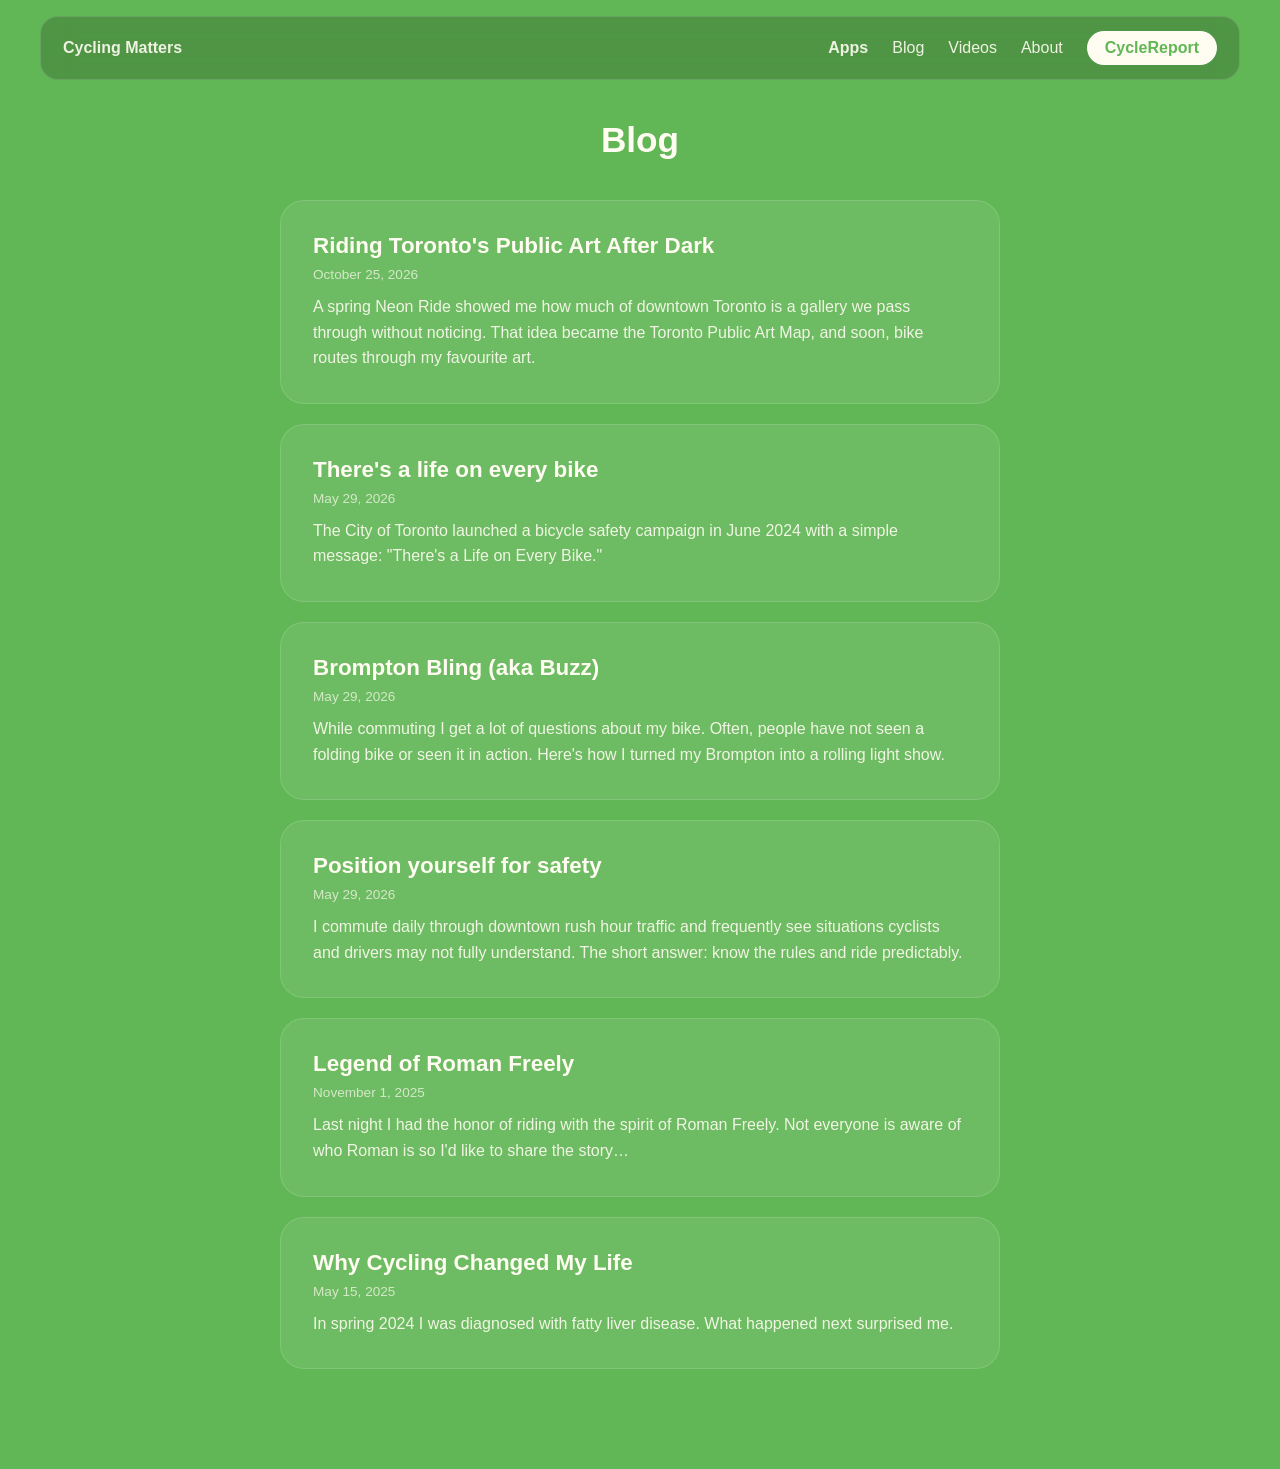
<file: post.html>
<!DOCTYPE html>
<html lang="en">
<head>
  <meta charset="UTF-8" />
  <meta name="viewport" content="width=device-width, initial-scale=1.0" />
  <title>Post - Cycling Matters</title>
  <link rel="stylesheet" href="styles.css" />
  <script async src="https://www.googletagmanager.com/gtag/js?id=G-8XK3BHK2KQ"></script>
  <script>
    window.dataLayer = window.dataLayer || [];
    function gtag(){dataLayer.push(arguments);}
    gtag('js', new Date());
    gtag('config', 'G-8XK3BHK2KQ');
  </script>
  <script src="main.js"></script>
</head>
<body>

  <!-- NAV -->
  <div id="site-nav"></div>

  <!-- POST -->
  <div class="post-container">
    <a class="post-back" href="blog.html">← Back to Blog</a>
    <div id="postContent"></div>
  </div>

  <script>
    async function loadPost() {
      try {
        const params = new URLSearchParams(window.location.search);
        const id = params.get("id");
        if (!id) { window.location.href = "blog.html"; return; }

        const response = await fetch("./posts.json");
        const posts = await response.json();
        const post = posts.find(p => p.id === id);
        if (!post) { window.location.href = "blog.html"; return; }

        document.title = `${post.title} - Cycling Matters`;

        const imageHTML = post.image
          ? `<img class="post-feature-image" src="${post.image}" alt="${post.title}" />`
          : "";

        document.getElementById("postContent").innerHTML = `
          ${imageHTML}
          <h1>${post.title}</h1>
          <div class="post-date">${post.date}</div>
          <div class="post-body">${post.content}</div>
        `;
      } catch (error) {
        console.error("Unable to load post:", error);
      }
    }
    loadPost();
  </script>

</body>
</html>
</file>
<file: styles.css>
:root {
  --bg-green: #61B655;
  --text-cream: #FFFCF2;
  --card-bg: rgba(255,255,255,0.08);
  --border: rgba(255,255,255,0.14);

  --content-width: 760px;
}

* {
  margin: 0;
  padding: 0;
  box-sizing: border-box;
}

body {
  font-family: Arial, Helvetica, sans-serif;
  background: var(--bg-green);
  color: var(--text-cream);
}

/* =========================
   NAVBAR
========================= */

.navbar {
  position: fixed;
  top: 16px;
  left: 50%;
  transform: translateX(-50%);

  width: calc(100% - 24px);
  max-width: 1200px;

  display: flex;
  justify-content: space-between;
  align-items: center;

  padding: 14px 22px;

  background: rgba(0,0,0,0.18);
  backdrop-filter: blur(14px);

  border: 1px solid var(--border);
  border-radius: 18px;

  z-index: 9999;
  overflow: visible;
}

.navbar a {
  color: rgba(255,252,242,0.9);
  text-decoration: none;
}

.brand a {
  font-weight: 700;
}

.nav-links {
  display: flex;
  gap: 24px;
}

/* DROPDOWN */

.nav-dropdown {
  position: relative;
}

.nav-dropdown-trigger {
  background: none;
  border: none;
  padding: 0;
  cursor: pointer;

  color: rgba(255,252,242,0.9);
  font-size: inherit;
  font-family: inherit;

  display: inline-flex;
  align-items: center;
  gap: 4px;

  margin: 0;
  width: auto;
  border-radius: 0;

  -webkit-tap-highlight-color: transparent;
}

.nav-dropdown-trigger[aria-expanded="true"] .nav-dropdown-chevron {
  transform: rotate(180deg);
}

.nav-dropdown-menu {
  display: none;

  position: absolute;
  top: calc(100% + 12px);
  right: 0;

  background: rgba(20,20,20,0.92);
  backdrop-filter: blur(14px);

  border: 1px solid rgba(255,252,242,0.18);
  border-radius: 12px;

  padding: 8px;
  min-width: 170px;

  z-index: 9999;
}

.nav-dropdown-menu.open {
  display: block;
}

.nav-dropdown-menu a {
  display: block;
  padding: 9px 12px;
  border-radius: 8px;
  color: #FFFCF2;
  text-decoration: none;
}

.nav-dropdown-menu a + a {
  border-top: 0.5px solid rgba(255,252,242,0.12);
}

.nav-dropdown-menu a:hover {
  background: rgba(255,255,255,0.1);
}



/* =========================
   HERO
========================= */

.hero {
  min-height: 100vh;

  display: flex;
  flex-direction: column;
  align-items: center;

  padding:
    140px
    20px
    80px;
}

.hero-image {
  width: min(92vw, 720px);
  margin-bottom: 50px;
}

/* =========================
   TESTIMONIALS
========================= */

.testimonial-wrapper {
  width: 100%;
  max-width: var(--content-width);

  margin: 0 auto 60px auto;
}

.testimonial {
  width: 100%;

  background: var(--card-bg);

  border: 1px solid var(--border);
  border-radius: 24px;

  padding: 40px;

  text-align: center;
}

.testimonial > h1 {
  font-size: 2rem;
  line-height: 1.4;
  font-weight: 700;

  margin-bottom: 20px;
}

.testimonial > h2 {
  font-size: 1.1rem;
  font-weight: 400;

  opacity: 0.85;
}

/* =========================
   FEEDBACK TITLE
========================= */

.feedback-title {
  width: 100%;
  max-width: var(--content-width);

  margin: 0 auto 24px auto;

  text-align: center;

  font-size: 2.2rem;
  font-weight: 800;

  color: var(--text-cream);
}

/* =========================
   FORM
========================= */

#storyForm {
  width: 100%;
  max-width: var(--content-width);

  margin: 0 auto;
}

#formFields {
  width: 100%;
}

/* TEXTAREA */

#messageBox {
  width: 100%;
  height: 96px;

  display: block;

  resize: none;

  padding: 18px;

  border: none;
  border-radius: 18px;

  background: #FFFCF2;
  color: #2f2f2f;

  font-size: 1rem;
  font-family: inherit;
}

/* CHARACTER COUNT */

.char-row {
  width: 100%;

  display: flex;
  justify-content: flex-end;

  margin-top: 8px;
}

.char-count {
  color: var(--text-cream);

  font-size: 0.9rem;
}

/* BUTTON */

button {
  display: block;
  margin: 16px auto 0;

  padding: 14px 28px;

  border: none;
  border-radius: 999px;

  background: #FFFCF2;
  color: #61B655;

  font-weight: 700;
  cursor: pointer;
}

button:hover {
  opacity: 0.92;
}

/* THANK YOU */

#thankYou {
  display: none;

  width: 100%;

  text-align: center;

  color: var(--text-cream);

  font-size: 1.8rem;
  font-weight: 800;

  margin-top: 20px;
}

/* =========================
   BLOG LIST
========================= */

.blog-container {
  width: 100%;
  max-width: var(--content-width);

  margin: 0 auto;

  padding: 120px 20px 80px;
}

.blog-container h1 {
  font-size: 2.2rem;
  font-weight: 800;

  margin-bottom: 40px;

  text-align: center;
}

.blog-card {
  display: block;

  background: var(--card-bg);

  border: 1px solid var(--border);
  border-radius: 24px;

  padding: 32px;

  margin-bottom: 20px;

  text-decoration: none;
  color: var(--text-cream);

  transition: background 0.2s;
}

.blog-card:hover {
  background: rgba(255,255,255,0.14);
}

.blog-card-image {
  width: 100%;

  height: 200px;
  object-fit: cover;

  border-radius: 16px;

  margin-bottom: 20px;
}

.blog-card h2 {
  font-size: 1.4rem;
  font-weight: 700;

  margin-bottom: 8px;
}

.blog-card .blog-date {
  font-size: 0.85rem;
  opacity: 0.7;

  margin-bottom: 12px;
}

.blog-card p {
  font-size: 1rem;
  line-height: 1.6;
  opacity: 0.9;
}

/* =========================
   BLOG POST
========================= */

.post-container {
  width: 100%;
  max-width: var(--content-width);

  margin: 0 auto;

  padding: 120px 20px 80px;
}

.post-back {
  display: inline-block;

  margin-bottom: 32px;

  font-size: 0.9rem;
  opacity: 0.8;

  color: var(--text-cream);
  text-decoration: none;
}

.post-back:hover {
  opacity: 1;
}

.post-feature-image {
  width: 100%;

  max-height: 400px;
  object-fit: cover;

  border-radius: 20px;

  margin-bottom: 32px;
}

.post-container h1 {
  font-size: 2rem;
  font-weight: 800;
  line-height: 1.3;

  margin-bottom: 12px;
}

.post-date {
  font-size: 0.85rem;
  opacity: 0.7;

  margin-bottom: 40px;
}

.post-body p {
  font-size: 1.05rem;
  line-height: 1.8;
  margin-bottom: 24px;
  opacity: 0.95;
}

.post-body h2 {
  font-size: 1.4rem;
  font-weight: 700;
  margin: 36px 0 12px;
}

.post-body h3 {
  font-size: 1.1rem;
  font-weight: 700;
  margin: 28px 0 8px;
}

.post-body blockquote {
  border-left: 3px solid rgba(255,252,242,0.4);
  border-radius: 0;
  margin: 24px 0;
  padding: 4px 20px;
  font-style: italic;
  opacity: 0.85;
}

.post-body hr {
  border: none;
  border-top: 1px solid rgba(255,252,242,0.15);
  margin: 36px 0;
}

.post-body ol {
  padding-left: 1.5rem;
  margin-bottom: 24px;
}

.post-body ol li {
  font-size: 1.05rem;
  line-height: 1.8;
  margin-bottom: 12px;
  opacity: 0.95;
}

.post-body a {
  color: #FFFCF2;
  text-decoration: underline;
  opacity: 0.9;
}

/* =========================
   MOBILE
========================= */

/* =========================
   ABOUT
========================= */

.container {
  max-width: 900px;
  margin: 0 auto;
  padding: 140px 24px 80px;
}

.card {
  background: var(--card-bg);
  border: 1px solid var(--border);
  border-radius: 24px;
  padding: 28px;
  backdrop-filter: blur(10px);
}

.card h1 {
  font-size: 2.4rem;
  margin-bottom: 22px;
  letter-spacing: -0.02em;
}

.image-grid {
  display: grid;
  grid-template-columns: 1fr 1fr;
  gap: 18px;
  margin: 20px 0 30px;
}

.image-grid img {
  width: 100%;
  border-radius: 18px;
  border: 1px solid var(--border);
  object-fit: cover;
  transition: transform 0.3s ease;
}

.image-grid img:hover {
  transform: scale(1.02);
}

.timeline {
  display: flex;
  flex-direction: column;
  gap: 34px;
  margin-top: 20px;
}

.step {
  padding-left: 18px;
  border-left: 3px solid rgba(255,252,242,0.35);
}

.step h2 {
  font-size: 1.4rem;
  margin-bottom: 10px;
  font-weight: 700;
}

/* SCROLL REVEAL */

.reveal {
  opacity: 0;
  transform: translateY(18px);
  transition: all 0.7s ease;
}

.reveal.visible {
  opacity: 1;
  transform: translateY(0);
}

/* =========================
   MOBILE
========================= */

@media (max-width: 768px) {

  .testimonial {
    padding: 28px;
  }

  .testimonial > h1 {
    font-size: 1.5rem;
  }

  .feedback-title {
    font-size: 1.8rem;
  }

  .nav-links {
    gap: 16px;
  }

  .image-grid {
    grid-template-columns: 1fr;
  }

}
/* ===== CycleReport button + mobile hamburger (proposed) ===== */
.nav-links { margin-left: auto; align-items: center; }

.navbar a.nav-cta {
  display: inline-block;
  margin-left: 24px;
  padding: 8px 18px;
  border-radius: 999px;
  background: #FFFCF2;
  color: #61B655;
  font-weight: 700;
  white-space: nowrap;
}
.navbar a.nav-cta:hover { opacity: 0.92; }

/* hamburger: hidden on desktop */
.navbar .nav-toggle { display: none; }

@media (max-width: 640px) {
  .navbar { padding: 12px 14px; }

  .navbar a.nav-cta { margin-left: auto; padding: 6px 12px; font-size: 0.88rem; }

  .navbar .nav-toggle {
    display: inline-flex;
    flex-direction: column;
    justify-content: center;
    gap: 5px;
    width: 40px;
    height: 36px;
    margin: 0 0 0 8px;
    padding: 0 9px;
    border-radius: 10px;
    background: none;
    border: 1px solid var(--border);
  }
  .nav-toggle span {
    display: block;
    height: 2px;
    border-radius: 2px;
    background: rgba(255,252,242,0.9);
  }

  /* links become a dropdown panel under the bar */
  .nav-links {
    display: none;
    position: absolute;
    top: calc(100% + 12px);
    left: 0;
    right: 0;
    flex-direction: column;
    align-items: stretch;
    gap: 0;
    padding: 8px;
    background: rgba(20,20,20,0.92);
    backdrop-filter: blur(14px);
    border: 1px solid rgba(255,252,242,0.18);
    border-radius: 12px;
  }
  .navbar.menu-open .nav-links { display: flex; }

  .nav-links > a,
  .nav-dropdown-trigger {
    display: block;
    width: 100%;
    padding: 12px;
    border-radius: 8px;
    text-align: left;
    color: #FFFCF2;
  }
  .nav-links > a:hover,
  .nav-dropdown-trigger:hover { background: rgba(255,255,255,0.1); }
  .nav-links > * + * { border-top: 0.5px solid rgba(255,252,242,0.12); }

  /* Apps menu opens inline inside the panel */
  .nav-dropdown-menu {
    position: static;
    background: none;
    border: none;
    backdrop-filter: none;
    padding: 0 0 4px 12px;
    min-width: 0;
  }
  .nav-dropdown-menu a { padding: 10px 12px; }
}

/* ===== Blog post images ===== */
.post-body img.post-inline-image {
  display: block;
  width: 100%;
  height: auto;
  border-radius: 12px;
  margin: 8px 0 28px;
}

.post-gallery {
  columns: 2;
  column-gap: 12px;
  margin: 8px 0 24px;
}

.post-gallery a {
  display: block;
  break-inside: avoid;
  margin: 0 0 12px;
}

/* first photo spans the full width */
.post-gallery a:first-child { column-span: all; }

/* show every photo uncropped, at its natural proportions */
.post-gallery img {
  display: block;
  width: 100%;
  height: auto;
  border-radius: 12px;
}

@media (max-width: 640px) {
  .post-gallery { columns: 1; }
}
</file>
